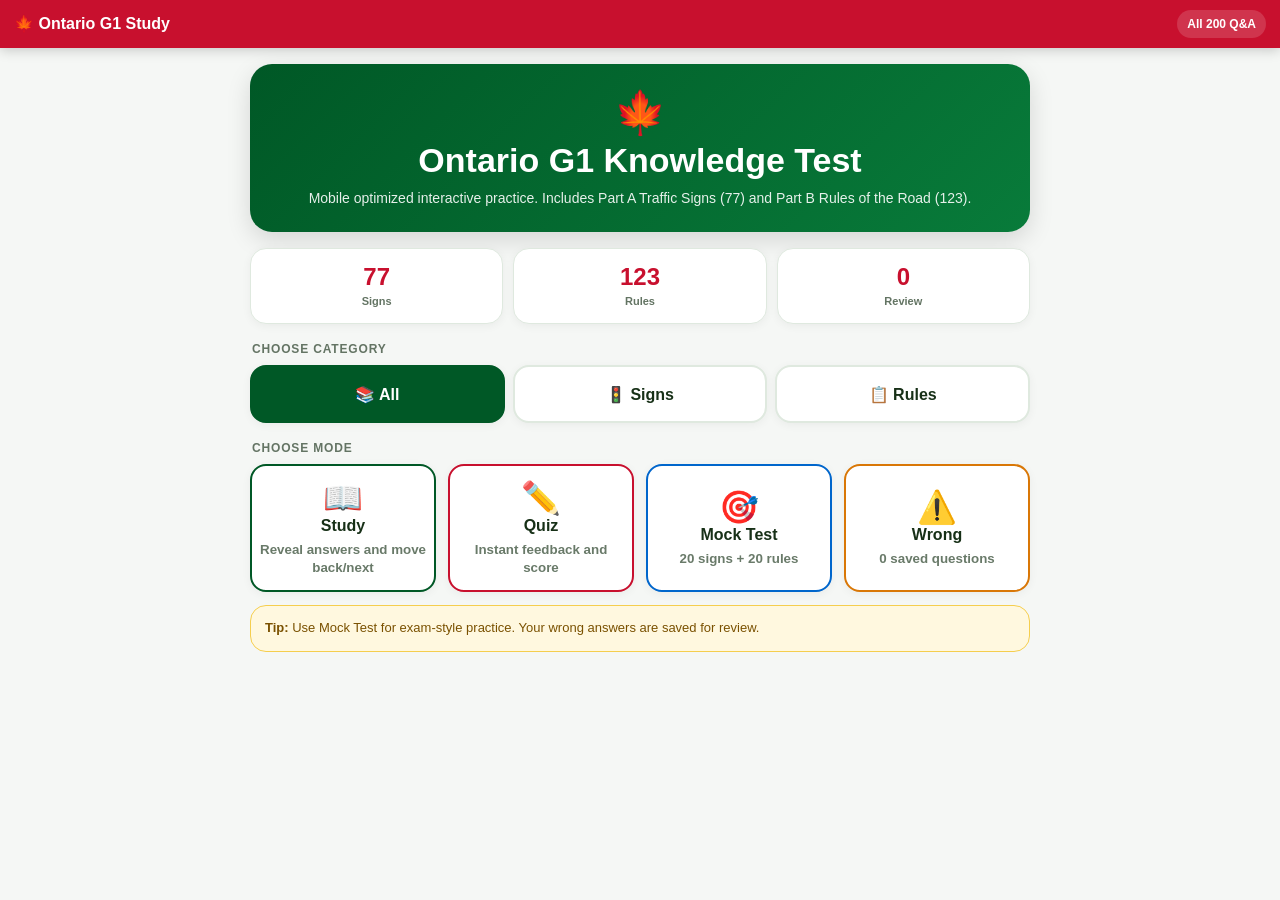
<file: index.html>
<!DOCTYPE html>
<html lang="en">
<head>
<meta charset="UTF-8" />
<meta name="viewport" content="width=device-width,initial-scale=1,viewport-fit=cover" />
<meta name="theme-color" content="#c8102e" />
<meta name="apple-mobile-web-app-capable" content="yes" />
<title>Ontario G1 Study App — PDF-Corrected Signs</title>
<style>
*{box-sizing:border-box;-webkit-tap-highlight-color:transparent}html,body{margin:0;min-height:100%;font-family:-apple-system,BlinkMacSystemFont,"Segoe UI",Roboto,Arial,sans-serif;background:#f5f7f5;color:#142414}button,input{font:inherit}.app{min-height:100dvh}.topbar{position:sticky;top:0;z-index:10;background:#c8102e;color:#fff;padding:calc(10px + env(safe-area-inset-top)) 14px 10px;box-shadow:0 2px 12px #0003}.topline{display:flex;align-items:center;gap:10px}.back{border:0;background:#ffffff22;color:#fff;border-radius:12px;min-width:42px;height:42px;font-size:24px;font-weight:800}.title{font-weight:800;line-height:1.1;flex:1}.scorepill{background:#ffffff26;border-radius:999px;padding:7px 10px;font-size:12px;font-weight:800;white-space:nowrap}.progress{height:5px;background:#ffffff33;margin:10px -14px -10px}.bar{height:5px;background:#ffd700;width:0;transition:.25s}.page{padding:16px 14px calc(90px + env(safe-area-inset-bottom));max-width:820px;margin:auto}.hero{background:linear-gradient(135deg,#005826,#087b3a);color:#fff;border-radius:22px;padding:24px 18px;text-align:center;box-shadow:0 8px 24px #0002}.hero h1{margin:4px 0 8px;font-size:clamp(22px,6vw,34px)}.hero p{margin:0;opacity:.9;font-size:14px;line-height:1.45}.stats{display:grid;grid-template-columns:repeat(3,1fr);gap:10px;margin:16px 0}.stat{background:#fff;border:1px solid #dfe9df;border-radius:16px;text-align:center;padding:14px 6px;box-shadow:0 2px 10px #0000000d}.stat b{display:block;color:#c8102e;font-size:24px}.stat span{font-size:11px;color:#637463;font-weight:700}.label{margin:18px 2px 9px;color:#647464;text-transform:uppercase;font-size:12px;font-weight:900;letter-spacing:.07em}.seg{display:grid;grid-template-columns:repeat(3,1fr);gap:8px}.seg button,.mode{border:2px solid #dfe9df;background:#fff;border-radius:16px;padding:13px 8px;min-height:58px;font-weight:800;color:#173017;box-shadow:0 2px 10px #0000000d}.seg button.active{background:#005826;color:#fff;border-color:#005826}.modes{display:grid;grid-template-columns:1fr 1fr;gap:12px}.mode{min-height:126px;text-align:center}.mode .ico{font-size:32px}.mode small{display:block;color:#697a69;font-weight:600;line-height:1.35;margin-top:6px}.mode.primary{border-color:#005826}.mode.red{border-color:#c8102e}.mode.blue{border-color:#0066cc}.mode.amber{border-color:#d97706}.tip{background:#fff8df;border:1px solid #f5ce4e;border-radius:16px;padding:13px 14px;font-size:13px;line-height:1.45;color:#7a5100}.qmeta{display:flex;gap:8px;align-items:center;justify-content:space-between;margin:12px 0;color:#5f705f;font-size:12px;font-weight:800}.pagejump{display:flex;flex-wrap:wrap;gap:6px;align-items:center;justify-content:center;background:#fff;border:1px solid #dfe9df;border-radius:16px;padding:10px;margin-bottom:12px;box-shadow:0 2px 10px #0000000d}.pagejump button{border:2px solid #dfe9df;background:#f8faf8;border-radius:11px;padding:8px 10px;font-weight:800;color:#173017;font-size:12px;min-height:36px}.pagejump button.go{background:#005826;border-color:#005826;color:#fff}.pagejump button:disabled{opacity:.4}.pagejump input{width:54px;text-align:center;border:2px solid #dfe9df;border-radius:11px;padding:8px 4px;font-weight:800;min-height:36px;color:#142414;background:#fff}.pagejump span{font-size:12px;font-weight:800;color:#5f705f;white-space:nowrap}.badge{background:#005826;color:#fff;border-radius:99px;padding:6px 10px;white-space:nowrap}.card{background:#fff;border:1px solid #dfe9df;border-radius:22px;box-shadow:0 5px 18px #00000012;overflow:hidden}.signbox{background:linear-gradient(135deg,#eef8ee,#e5f1e5);padding:18px;display:flex;flex-direction:column;align-items:center;gap:8px;border-bottom:1px solid #dfe9df}.sign{display:flex;align-items:center;justify-content:center;font-size:28px;font-weight:900}.dy,.do{width:76px;height:76px;border:3px solid #333;transform:rotate(45deg)}.dy{background:#ffd700}.do{background:#ff8c00}.dy span,.do span{transform:rotate(-45deg)}.cr,.cg{width:80px;height:80px;border-radius:50%;background:#fff;border:5px solid #d00}.cg{border-color:#063}.stop{width:82px;height:82px;background:#c8102e;color:#fff;font-size:15px;clip-path:polygon(30% 0,70% 0,100% 30%,100% 70%,70% 100%,30% 100%,0 70%,0 30%)}.yield{width:0;height:0;border-left:43px solid transparent;border-right:43px solid transparent;border-top:76px solid #c8102e;position:relative}.yield:after{content:"⬆";position:absolute;left:-15px;top:-64px;color:#fff;font-size:26px;transform:rotate(180deg)}.rg,.rb,.rw,.rb-bk,.rg-bk{width:88px;min-height:56px;border-radius:7px;padding:5px;text-align:center;font-size:12px}.rg,.rg-bk{background:#063;color:#fff}.rb{background:#06c;color:#fff}.rw,.rb-bk{background:#fff;color:#222;border:3px solid #222}.smv{width:0;height:0;border-left:42px solid transparent;border-right:42px solid transparent;border-top:72px solid #ff8c00}.shield{width:66px;height:78px;background:#06c;color:#fff;clip-path:polygon(0 0,100% 0,100% 70%,50% 100%,0 70%)}.car{width:90px;height:56px;background:#eee;border:2px solid #999;border-radius:8px}.hazard{width:18px;height:82px;background:repeating-linear-gradient(45deg,#ffd700 0,#ffd700 10px,#333 10px,#333 20px);border:2px solid #333}.photo{width:88px;height:60px;background:#ffeb3b;border:3px solid #f57f17;border-radius:8px;flex-direction:column}.signimg{width:100%;max-width:min(92vw,400px);max-height:min(52vh,360px);object-fit:contain;display:block;border-radius:10px;background:#fff;box-shadow:0 2px 10px #00000018;border:1px solid #eef2ee}.signbox.pdf{padding:16px 12px}.desc{font-size:11px;color:#586858;text-align:center;max-width:300px;line-height:1.35}.qbody{padding:16px}.qnum{font-size:12px;color:#718171;font-weight:900;margin-bottom:7px}.qtext{font-size:clamp(17px,4.3vw,21px);font-weight:850;line-height:1.42;margin-bottom:14px}.opts{display:grid;gap:10px}.opt{display:flex;gap:11px;text-align:left;border:2px solid #dfe9df;background:#f8faf8;border-radius:15px;padding:14px;min-height:56px;line-height:1.35;color:#142414}.opt:disabled{opacity:1}.letter{width:25px;height:25px;border-radius:50%;display:inline-flex;align-items:center;justify-content:center;background:#e6eee6;color:#536453;font-weight:900;flex:0 0 25px}.opt.selected{border-color:#c8102e;background:#fff1f3}.opt.correct{border-color:#22c55e;background:#eefdf3}.opt.wrong{border-color:#ef4444;background:#fff1f1}.opt.correct .letter{background:#22c55e;color:white}.opt.wrong .letter{background:#ef4444;color:white}.feedback{margin:12px 0 0;border-radius:14px;padding:12px 14px;font-weight:800;line-height:1.35}.feedback.good{background:#dcfce7;color:#166534}.feedback.bad{background:#fee2e2;color:#991b1b}.answerbox{display:none;margin-top:13px;background:#eefdf3;border:2px solid #22c55e;border-radius:15px;padding:14px}.answerbox.show{display:block}.answerbox b{color:#12813d}.bottomnav{position:fixed;left:0;right:0;bottom:0;z-index:11;background:#ffffffef;backdrop-filter:blur(8px);border-top:1px solid #dfe9df;padding:10px 14px calc(10px + env(safe-area-inset-bottom));display:grid;grid-template-columns:1fr 1fr;gap:10px}.bottomnav button{border:0;border-radius:15px;min-height:54px;font-weight:900}.prev{background:#eef2ee;color:#233423}.next{background:#c8102e;color:#fff}.next.green{background:#005826}.bottomnav button:disabled{background:#d5ddd5;color:#8c9a8c}.results{text-align:center}.scorebig{font-size:64px;font-weight:950;color:#005826}.review{display:grid;gap:10px;text-align:left}.reviewitem{background:#fff;border:1px solid #fecaca;border-left:5px solid #ef4444;border-radius:14px;padding:12px;font-size:13px}.actions{display:grid;gap:10px;margin-top:16px}.actions button{border:0;border-radius:15px;min-height:54px;font-weight:900;background:#c8102e;color:#fff}.actions .outline{background:#fff;color:#c8102e;border:2px solid #c8102e}.toast{position:fixed;left:50%;bottom:86px;transform:translateX(-50%);background:#222;color:#fff;border-radius:999px;padding:10px 18px;font-size:13px;font-weight:800;opacity:0;pointer-events:none;transition:.25s;z-index:99}.toast.show{opacity:1}@media(min-width:700px){.modes{grid-template-columns:repeat(4,1fr)}.bottomnav{max-width:820px;left:50%;transform:translateX(-50%);border:1px solid #dfe9df;border-bottom:0;border-radius:20px 20px 0 0}.page{padding-inline:20px}.card{border-radius:26px}}@media(max-width:360px){.seg button{font-size:13px;padding:10px 4px}.mode{min-height:114px}.qbody{padding:13px}.opt{padding:12px;font-size:14px}.scorepill{display:none}}
</style>
</head>
<body><div id="app" class="app"></div><div id="toast" class="toast"></div>
<script>
const SIGN_IMAGES = ["[data-uri]","[data-uri]","[data-uri]","[data-uri]","[data-uri]","[data-uri]","[data-uri]","[data-uri]","[data-uri]","[data-uri]","[data-uri]","[data-uri]","[data-uri]","[data-uri]","[data-uri]","[data-uri]","[data-uri]","[data-uri]","[data-uri]","[data-uri]","[data-uri]","[data-uri]","[data-uri]","[data-uri]","[data-uri]","[data-uri]","[data-uri]","[data-uri]","[data-uri]","[data-uri]","[data-uri]","[data-uri]","[data-uri]","[data-uri]","[data-uri]","[data-uri]","[data-uri]","[data-uri]","[data-uri]","[data-uri]","[data-uri]","[data-uri]","[data-uri]","[data-uri]","[data-uri]","[data-uri]","[data-uri]","[data-uri]","[data-uri]","[data-uri]","[data-uri]","[data-uri]","[data-uri]","[data-uri]","[data-uri]","[data-uri]","[data-uri]","[data-uri]","[data-uri]","[data-uri]","[data-uri]","[data-uri]","[data-uri]","[data-uri]","[data-uri]","[data-uri]","[data-uri]","[data-uri]","[data-uri]","[data-uri]","[data-uri]","[data-uri]","[data-uri]","[data-uri]","[data-uri]","[data-uri]","[data-uri]"];
const PA = [
[1,'↩','cr','White circle, red border — crossed-out U-turn arrow','What does this sign mean?',['Road slippery when wet','No right turn permitted','No left turn permitted',"You must not make a 'U' turn"],4],
[2,'⟿','dy','Yellow diamond — winding/curving road ahead','What does this sign mean?',['Hidden intersection ahead','Winding road','Road slippery when wet','Narrow road ahead'],2],
[3,'🛑⬅➡','cr','Red circle with left and right arrows — facing traffic must stop','What does this sign mean?',['No entry into the intersection','This sign means no stopping','Vehicles approaching from angle shown, must stop','Need not stop for stop signs in direction of arrows'],2],
[4,'🚦','dy','Yellow diamond — traffic light symbol','What does this sign mean?',['Traffic signal ahead','Stop sign 150 metres (500 feet) ahead','Bump 120 metres (400 feet) ahead','Railway crossing ahead'],1],
[5,'🚗💨','dy','Yellow diamond — car sliding/skidding on wet road','What does this sign mean?',['Winding road ahead','Bumpy road ahead','Road ahead slippery when wet','No passing ahead'],3],
[6,'🚸','shield','Blue pentagon/shield — children walking','What does this sign mean?',['Playground zone sign','Children playing in residential area','School zone sign','Direction sign for children'],3],
[7,'⇒⇐','dy','Yellow diamond — two parallel lines narrowing (road narrows)','What does this sign mean?',['Divided highway ahead','You are approaching a one-way street','Hidden intersection ahead','Pavement narrows'],4],
[8,'✚','dy','Yellow diamond — plus/cross symbol (intersection)','What does this sign mean?',['Narrow road ahead','Hidden intersection ahead','Railway crossing ahead','Intersection ahead'],4],
[9,'⇌','dy','Yellow diamond — two arrows diverging (divided road ends)','What does this sign mean?',['Divided highway ahead','Divided road ends, keep to the right','Narrow bridge ahead','Road under construction'],2],
[10,'🚫🚗','cr','White circle, red border — two cars (no passing)','What does this sign mean?',['Right lane ends','Hidden intersection ahead','You are approaching a steep hill','Passing is not allowed'],4],
[11,'↱','dy','Yellow diamond — S-curve arrow (right then left)','What does this sign mean?',['Narrow road ahead','Road ahead turns left then right','Road ahead turns right then left','Intersection ahead'],3],
[12,'🛑','dy','Yellow diamond — stop sign symbol inside diamond','What does this sign mean?',['Stop sign ahead','Yield right-of-way','Dead end street ahead','Slow moving vehicle ahead'],1],
[13,'⭕','cg','Green circle outline (permissive)','A green circle means:',['Truck route','No trucks','Route for large trucks','Permissive sign'],4],
[14,'⊘','cr','Red circle — Do Not Enter (white horizontal bar)','What does this sign mean?',['Keep to right','Keep to left','Keep out (Do not enter)','Do not pass'],3],
[15,'👷','do','Orange diamond — construction worker with shovel','What does this sign mean?',["Construction sign—slow down obey flagman's direction",'A construction sign replacing flagman on duty','Regulatory sign—reduce speed','This sign warns of road work operation ahead'],4],
[16,'🚦📷','rw','White rectangle — traffic light with red light and camera below','What does this sign mean?',['Policemen at intersection','You will get a ticket if you do not obey traffic signal','Stop for red light at intersection','Red light camera at intersection'],4],
[17,'🦌','dy','Yellow diamond — jumping deer','What does this sign mean?',['Deer regularly cross, be alert for animals','Zoo ahead','No honking at animals','Deers are welcome'],1],
[18,'🚛','dy','Yellow diamond — truck entering road from right','What does this sign mean?',['Truck entrance on the right side ahead','No truck allows','Slow down for truck','Truck route'],1],
[19,'🚫↱','cr','White circle, red border — no right turn symbol + ON RED text','What does this sign mean?',['No right turn','Divided highway ends','Narrow bridge ahead','No right turn on red'],4],
[20,'↔','rb-bk','Black sign — two-way left turn arrows pointing in opposite directions','What does this sign mean?',['You may exit if you remain in right hand lane','You must not drive in right hand lane under any circumstances','End of highway, you must move into right hand lane','Two-way left turn lane'],4],
[21,'📋','rw','White rectangle — KEEP RIGHT EXCEPT TO PASS text sign','What does this sign mean?',['X-intersection for school vehicles','School crosswalk sign','Caution—school bus crossing','Regulatory sign'],4],
[22,'▽','yield','Red inverted triangle — Yield sign (point down)','What does this sign mean?',['School area ahead','Railway crossing ahead','You must give the right-of-way','You have the right-of-way'],3],
[23,'STOP','stop','Red octagon — STOP sign','What does this sign mean?',['Stop sign 150 meters (500 feet) ahead','Bump 120 meters (400 feet) ahead','Stop at all times','Stop only if other vehicles are approaching'],3],
[24,'🚫←','cr','White circle, red border — no left turn arrow crossed out','What does this sign mean?',['You must make a right turn only','You must not make a left turn','Hidden intersection ahead','You are approaching a traffic island'],2],
[25,'🚲','rg','Green rectangle — bicycle route symbol','What does this sign mean?',['No Bicycles allowed','Do not drive through','Bicycle route','No parking'],3],
[26,'🛷','rg','Green rectangle — snowmobile symbol','What does this sign mean?',['Snowmobiles may not use this road','Snowmobile parking only','Snowmobiles may use this road','Snowmobile repair shop ahead'],3],
[27,'🅿','rw','White rectangle — P parking sign with 30 min, 9AM-6PM Mon-Fri time limits','What does this sign mean?',['You may park in the designated area during the posted times','You may not park between the signs during the posted times','No parking','Weekend parking only'],1],
[28,'🚫🚲','cr','White circle, red border — crossed-out bicycle (no bicycles)','What does this sign mean?',['Bicycles are allowed on this road','No bicycles allowed on this road','No parking','No stopping'],2],
[29,'📋','rw','White rectangle with checkerboard pattern — DO NOT BLOCK INTERSECTION text','What does this sign mean?',['Care for pedestrian','Watch for traffic signal','Do not block intersection','Do not slow down'],3],
[30,'💎🚌','rb-bk','White sign — HOV lane: diamond, bus, bicycle symbols with times (7AM-9AM, 4PM-6PM Mon-Fri)','What does this sign mean?',['This lane is reserved for specific types of vehicles during certain times and days such as buses, taxis, bicycles and vehicles with more than three passengers','No buses allowed on the specified lane during times and days posted','No stopping during the times and days posted','Do not enter between the times and days posted'],1],
[31,'⇒⇐','dy','Yellow diamond — narrow bridge symbol (two lines close together)','What does this sign mean?',['Intersection ahead','Narrow bridge ahead','Paved surface ends ahead','The road ahead is split'],2],
[32,'↱','rb-bk','Black rectangle — curved arrow (keep right of traffic island)','What does this sign mean?',['Keep to the right of the traffic island','Road turns right then left','Winding road ahead','Pass other traffic on the right'],1],
[33,'🗺️','rg-bk','Green/black destination sign board — BARRIE / ORILLIA / MIDLAND with arrows','What does this sign mean?',['Destination board','School zone—watch for Children playing','Provincial park','Pedestrian control sign'],1],
[34,'▲','smv','Orange/yellow slow-moving vehicle triangle (reflective)','What does this sign mean?',['Stop sign ahead','Yield right-of-way','Dead end street ahead','Slow moving vehicle'],4],
[35,'🚫⬆','cr','White circle, red border — no straight-through upward arrow','What does this sign mean?',['Going straight is allowed','No right turn','No left turn','Do not drive straight through the intersection'],4],
[36,'🅿♿','rb-bk','White rectangle — No Parking, wheelchair symbol, BY PERMIT ONLY (handicap parking)','What does this sign mean?',['Parking is only for vehicles displaying a valid disabled person parking permit','No parking','No standing','Parking is not allowed for a disable person with a permit'],1],
[37,'🚫🚶','cr','White circle, red border — crossed-out walking person (no pedestrians)','What does this sign mean?',['No bicycles','No pedestrians allowed','No children allowed','Dogs only'],2],
[38,'📋','rb-bk','Sign — NO STANDING, wheelchair symbol, BY PERMIT ONLY','What does this sign mean?',['Only for picking up and dropping off passengers if you have a disabled persons permit','Standing area for disabled persons only','No parking','Parking is permitted'],1],
[39,'🚫','rw','White/red sign — NO STANDING with left and right arrows','What does this sign mean?',['School area','Bumpy road','Do not stand or stop in this area','No bicycles allowed on this road'],3],
[40,'🚲⬇','rb-bk','Black/white rectangle — diamond + bicycle + down arrow (bicycle-only lane)','What does this sign mean?',['This lane is for buses only','This lane is for trucks only','This lane is not for bicycles','This lane is for bicycles only'],4],
[41,'⬆↱','rb-bk','Black/white rectangle — two arrows up (keep right lane, climbing lane)','What does this sign mean?',['Keep to the right lane except when passing (for climbing lanes)','Keep right if you want to park','No U-turns','For right turns'],1],
[42,'⬆⬉','dy','Yellow diamond — upward arrow with branch/fork off to side','What does this sign mean?',['No left turns','Merging traffic ahead','Road branching off ahead','Hidden intersection'],3],
[43,'⬆H','dy','Yellow diamond with arrow + yellow rectangular HIDDEN sign below','What does this sign mean?',['No U-turns','No left turns','Right turn ahead','The side-road at the intersection ahead does not have a clear view of traffic'],4],
[44,'⊘','cr','Large red circle with no symbol inside (general prohibition)','A red circle means:',['Do not enter roadway','Do not enter unless local traffic','A traffic circle ahead','Prohibited sign'],4],
[45,'⬆⬆','dy','Yellow diamond — two arrows merging from both sides equally','What does this sign mean?',['Merge with traffic, two roads are equally responsible','Hidden intersection','No U-turns','No left turns'],1],
[46,'🏗','dy','Yellow diamond — rough road/grid pattern (paved surface ends)','What does this sign mean?',['Paved surface ends ahead','Watch for falling rocks','School zone sign','Do not block intersection'],1],
[47,'🚲','dy','Yellow diamond — bicycle crossing symbol (bike with arrow)','What does this sign mean?',['Bicycles are not allowed','Bicycle crossing ahead','No parking','No left turns'],2],
[48,'⛰🪨','dy','Yellow diamond — steep slope with falling rocks (hill warning)','What does this sign mean?',['Safety check ahead','Warns of a steep hill ahead','Pavement ends, 500 feet ahead','Bumpy road ahead'],2],
[49,'⇨','dy','Yellow diamond — right lane ending (arrow merging left)','What does this sign mean?',['Right lane ends','Hidden intersection ahead','You are approaching a steep hill','No parking'],1],
[50,'◆◆','dy','Yellow/black checkerboard diamond — danger/sharp turn','What does this sign mean?',['Winding road ahead','Keep to left','Danger, road ends','Danger, sharp turn'],4],
[51,'🚂','dy','Yellow diamond — railway crossing tracks symbol (crossbuck)','What does this sign mean?',['You are approaching a four-way intersection','You are approaching a railroad crossing','You are approaching a hospital zone','You are approaching a pedestrian crosswalk'],2],
[52,'50↑','rw','White rectangle — ↑50 (speed limit 50 km/h ahead)','What does this sign mean?',['Maximum speed of 50 km (30 miles) per hour from this sign to the next sign','Speed limit for rural school zones','End of 50 km (30 miles) per hour zone','Maximum speed of 50 km (30 miles) per hour ahead'],4],
[53,'🚗👇','car','Car diagram — driver with left arm pointing DOWNWARD','What does this hand signal mean?',['I am turning left','I am slowing or stopping','I am turning right','You may pass me'],2],
[54,'〰','dy','Yellow diamond — bumps/humps on road (uneven pavement)','What does this sign mean?',['Factory ahead, slow down','Bumpy or uneven pavement ahead','Construction zone','Bridge or viaduct'],2],
[55,'🚗👆','car','Car diagram — driver with left arm pointing UPWARD (bent at elbow)','What does this hand signal mean?',['I am turning right','I am turning left','I am slowing or stopping','You may pass me'],1],
[56,'📋','rg','Green/white sign — RIGHT LANE MUST EXIT','What does this sign mean?',['You may exit if you remain in right hand lane','You must not drive in right hand lane under any circumstances','End of highway, you must move into right hand lane','You must exit if you remain in right hand lane'],4],
[57,'⇕⇕','dy','Yellow diamond — two sets of arrows pointing up/down (share road)','What does this sign mean?',['Drive with caution','Share the road with oncoming traffic','Slippery when wet','No standing'],2],
[58,'🪨⬇','dy','Yellow diamond — rocks falling down steep slope','What does this sign mean?',['No trucks allowed','Warns of a steep hill ahead','Passing is not allowed','Watch for falling rocks'],4],
[59,'💧🌊','dy','Yellow diamond — water waves over road (flood zone)','What does this sign mean?',['Fire hall','Do not enter','There may be water flowing over the road','Constructions zone'],3],
[60,'🚌🚸','dy','Yellow diamond — school bus with children crossing below','What does this sign mean?',['A hidden school bus stop ahead, slow down, drive with extra caution, watch for children and school buses with flashing red lights','Hidden intersection','School zone','School with play ground'],1],
[61,'3.9m','rw','White rectangle — 3.9m measurement with truck clearance arrow','What does this sign mean?',['Bumpy road ahead','Sign shows the maximum truck clearance height','School zone ahead','Watch for falling rocks'],2],
[62,'🛷','dy','Yellow diamond — snowmobile crossing road symbol','What does this sign mean?',['Snowmobile repair shop ahead','Snowmobile parking','Snowmobiles cross this road','Snowmobiles not allowed'],3],
[63,'📋','rb-bk','White rectangle — NO PASSING HERE TO CROSSING text sign','What does this sign mean?',['Do not pass any vehicles within 30 metres of a pedestrian crossing','School zone','Uneven pavement ahead','Construction zone'],1],
[64,'🚸👮','rb','Blue rectangle — school crossing guard with children','What does this sign mean?',['Watch for disabled persons','Passing is not allowed','Wheel chair crossing','A school crossing ahead, follow the directions of the crossing guard or school safety patroller'],4],
[65,'🚌🛑','photo','School bus with arm extended and red lights flashing (STOP sign visible)','What does this situation mean?',['When a school bus arm swings out with red lights flashing, you must stop and you are prohibited from passing','Construction sign','School zone','Stop sign ahead'],1],
[66,'📋','rb','Blue/white — school zone MAXIMUM 40 km/h WHEN FLASHING sign','What does this sign mean?',['It is a warning sign','During school hours when the yellow lights are flashing, follow the speed limit shown','Watch for cross guard only','Watch for children only'],2],
[67,'💎2+🚌','rb-bk','White sign — HOV diamond, 2+ symbol, bus icon (highway HOV lane sign)','What does this sign mean?',['Highway with two express lanes','The two lanes ahead are closed','Two or more passengers must be in the vehicle to use this lane on the highway','Two lanes will merge into one'],3],
[68,'◤','hazard','Yellow and black diagonal-stripe hazard marker post (chevron)','What does this sign mean?',['Hazard, the downward line indicates the side on which you may safely pass','Hazard, the downward line indicates the side on which you may not safely pass','Shopping ahead','Rest area ahead'],1],
[69,'♿','rb','Blue rectangle — large wheelchair/disability symbol','What does this sign mean?',['Winding road ahead','By wheel-chair only or disabled person parking (handicap)','No parking','No standing'],2],
[70,'⇊⇊','dy','Yellow diamond — two arrows diverging outward (divided highway begins)','What does this sign mean?',['Two separate roads by median ahead, keep to the right','Divided highway ends','Narrow bridge ahead','Road under construction'],1],
[71,'↱','rb-bk','Black rectangle — right-curve lane arrow (right turn only)','What does this sign mean?',['Lane usage sign permitting all turns including left','No parking from arrows to corner','Advance warning of danger','Lane usage sign meaning right turn only'],4],
[72,'🚗👉','car','Car diagram — driver with left arm pointing STRAIGHT OUT horizontally','What does this hand signal mean?',['I am turning right','I am turning left','I am slowing or stopping','I am stopping'],2],
[73,'N','rb','Black N on white/green — Ontario new driver sign','What does this sign mean?',['Keep distance away','New born baby on broad','New driver','New car'],3],
[74,'H','rb','Blue square with white H — Hospital sign','What does this sign mean?',['Housing','Hospital','Horse racing','Hills'],2],
[75,'✈','rg','Green rectangle — airplane symbol (airport)','What does this sign mean?',['Air show ahead','Air plane landing','Route to Airport','None of the above'],3],
[76,'📋','rw','White circle sign — NO IDLING 3 MIN IDLE LIMIT (no idling symbol)','What does this sign mean?',['No smoking','Not more than 3 minutes idling','Idling is permitted','No stopping more than 3 minutes'],2],
[77,'🌉','dy','Yellow diamond — bridge lifting/swinging with waves below (drawbridge)','What does this sign mean?',['The bridge ahead lifts or swings to allow boats to pass','Airport','Hotel','Narrow road ahead'],1],
];
const PB = [
['In Ontario, there is a seat belt law',['Yes','No','Only when driving on an open highway','Only when driving within a municipality'],1],
['If someone is tailgating you, what should you do?',['Move into another lane when it is safe to do so','Slow down slightly to increase the space in front of your car','Pull over to let the tailgater pass','All of the above'],4],
['Failing to stop for a school bus that is unloading passengers will',['Result in a one year jail sentence','Cost you 6 demerit points and a fine of up to $1000','Get you a warning and a fine of $100','Result in retaking your road test'],2],
['When a car is stopped to allow a pedestrian to cross the street at a marked crosswalk, you should',['Pass the stopped car on the left','Sound horn for the driver of the stopped car to drive on','Pass the stopped car to the right','Not pass any car stopped to allow a pedestrian to cross'],4],
['When driving in heavy fog, you should use',['Parking lights','Low beam headlights','Parking lights and high beam headlights','High beam headlights'],2],
['Never change lanes in traffic without',['Giving proper signal and looking to make sure the move can be made safely','Decreasing speed and giving the correct signal','Looking into the rear view mirror only','Blowing your horn and looking to the rear'],1],
['What documents may a police officer require a motor vehicle owner to produce?',['If the motor vehicle is insured—a liability insurance card','The motor vehicle ownership','If he is operating a motor vehicle—a valid driver\'s licence','Any of the above'],4],
['Every accident must be reported to the police where there is personal injury or when the damage exceeds',['$100','$150','$1500','$1000'],4],
['When lights are required, drivers must use lower beam headlights when following another vehicle',['Within 30 m (100 ft.)','Within 60 m (200 ft.)','Within 120 m (400 ft.)','This only applies when approaching another vehicle'],2],
['While travelling on a highway, the driver of a motor vehicle is not permitted to carry, in a house or boat trailer',['Firearms','Flammable material','Persons (Passenger)','Pets'],3],
['When on streets designed for two-way traffic, you hear the siren of an emergency vehicle, what does the law require you to do?',['Speed up and get out of the way','Signal the driver to pass','Pull to the right as far as possible and stop','Continue at the same speed'],3],
['Which of the following has the right-of-way over all others at an intersection when the signal light is green?',['Pedestrians crossing against the light','Pedestrians crossing with the light','Vehicles turning right','Vehicles turning left'],2],
['To what penalties is a driver liable who is convicted of driving while disqualified?',['A fine of $500 or imprisonment for six months or both','Impoundment of the motor vehicle being operated for three months','An additional 6-month period of suspension of driving privilege','Any or all of the above'],4],
['When the traffic signal-light facing you is red and you intend to go straight through the intersection, what must you do?',['Stop, give pedestrians the right-of-way, then proceed with caution','Stop, proceed when the way is clear','Slow down, proceed when the way is clear','Stop, proceed only when the signal turns green and when the way is clear'],4],
['If you are involved in a reportable accident how soon must you make a report to your nearest provincial or municipal police officer?',['At once','Within 24 hours','Within 48 hours','Within 72 hours'],1],
['If a traffic signal changes while a pedestrian is still in the street, which of the following has the right-of-way?',['Motorists making turns','The pedestrian','Motorists coming from his right','Motorists coming from his left'],2],
['Unless otherwise posted, the maximum speed limit allowed in cities, town, villages and built-up area is',['30 km/h (20 m.p.h.)','50 km/h (30 m.p.h.)','40 km/h (25 m.p.h.)','60 km/h (35 m.p.h.)'],2],
['At an intersection where there is a flashing amber (yellow) traffic light, you must',['Stop if making a right turn','Continue at the same speed','Stop if making a left turn','Slow down and proceed with caution'],4],
['Under what circumstances may a driver\'s licence be cancelled?',['For failure to attend a re-examination','For possession of an altered driver\'s licence','For failure to satisfactorily complete a driver re-examination','Any or all of the above'],4],
['As a level one (G1) driver, you must be accompanied by a class G or higher licensed driver, who has the following driving experience more than',['Three years','Four years','Eight years','Six years'],2],
['As a level two (G2) driver your alcohol level must not be over',['0.08%','0.05%','0.02%','0.00%'],4],
['Overdriving your headlights at night is dangerous because',['You are driving too fast','Your headlights are too bright','You cannot stop within the distance that you can see','It is not good for the car battery'],3],
['If you want to pass a motorcycle, you should',['Honk your horn before you pass','Turn on your high-beam lights before you pass','Pass just as you would with another car','Use half of their lane to pass'],3],
['If you are a teenage driver aged 19 or under and in the first six months of receiving your G2 licence. How many passengers are you allowed to carry between midnight and 5:00 a.m.?',['3 passengers aged 19 or under','No passengers aged 19 or under','1 passenger aged 19 or under (no restrictions for passengers the age of 20 and over)','2 passengers aged 19 or under'],3],
['If you are a teenage driver with your G2 licence for 6 months and until you obtain your full G licence or turn 20, how many passengers are you allowed to carry between midnight and 5 a.m.?',['3 passengers aged 19 or under (no restrictions for passengers the age of 20 and over)','No passengers aged 19 or under','1 passenger aged 19 or under','2 passengers aged 19 or under'],1],
['A "No Parking" sign at a certain location means',['You may stop here if the driver remains in the vehicle','You may park your vehicle for less than five minutes','You may stop temporarily to load or unload passengers','You may not park your vehicle here'],4],
['In what position on the roadway must you be before making a left turn from a one-way traffic street?',['Close to the right-hand side of the roadway','Close to the centre line of the roadway','Close to the left side of the roadway','Does not matter'],3],
['When lights are required, drivers are required to use low beam headlights?',['Within 1 km (0.6 mile) of the approach of another vehicle','Within 150 m (500 ft.) of the approach of another vehicle','Within 300 m (1000 ft.) of the approach of another vehicle','This is a safety practice, not a law'],2],
['What insurance protection does the owner get who pays the uninsured motor vehicle fee?',['$10,000 insurance coverage','$20,000 insurance coverage','$35,000 insurance coverage','No insurance protection whatever'],4],
['When approaching a railway crossing at which an electrical or mechanical signal device is warning of the approach of a train you must',['Stop not less than 1.5 m (5 ft.) from the nearest rail','Increase speed and cross tracks as quickly as possible','Stop not less than 5 m (15 ft.) from the nearest rail','Slow down and proceed with caution'],3],
['Upon approaching a Yield-sign, what does the law require you to do?',['Slow down, stop if necessary, and yield right-of-way','Stop, then enter traffic slowly','Stop, then enter traffic quickly','Speed up and force your way into traffic'],1],
['When does the law require lights on vehicles to be turned on?',['Between sunset and sunrise','Between dusk and dawn and at any other time you cannot see clearly for a distance of 150 m (500 ft.)','Between half an hour before sunset to half an hour after sunrise and at any other time you cannot see clearly for a distance of 150 m (500 ft.)','No specified time'],3],
['A person whose driver\'s licence is under suspension, may',['Operate a motor vehicle in a case of extreme emergency','Operate a motor vehicle to and from work','Operate a motor vehicle when accompanied by a licensed driver','Not operate a motor vehicle under any conditions'],4],
['If the signal light changes from green to amber as you approach an intersection, what should you do?',['Stop. If a stop cannot be made safely proceed with caution','Speed up to clear the intersection as quickly as possible','Continue through the intersection without slowing or stopping','Sound horn to warn pedestrians and other drivers that you do not intend to stop'],1],
['When a streetcar is stopped to take on or discharge passengers, where there is no safety zone, what does the law require you to do before passing the streetcar?',['Stop behind the rear of the streetcar and then proceed','Sound horn and pass with caution','Pass on the left side when the clear is clear','Stop 2 m (6 ft.) behind the rearmost door where passengers are getting on or off, and proceed only when it is safe to do so'],4],
['On a roadway where traffic is moving in both directions, in what position must you be before making a left turn?',['Close to the right-hand side of the roadway','Close to the left side of the roadway','Immediately to the right of the centre line of the roadway','Does not matter'],3],
['Upon approaching a stop sign, a driver must',['Slow down, sound horn and then proceed','Slow down, and if the way is clear, proceed','Stop, sound horn, then proceed','Stop, and when it is safe to do so, proceed'],4],
['You should under all condition drive at a speed which will allow you to',['Stop within 90 metres (300 feet)','Stop within 60 metres (200 feet)','Stop within a safe distance','Stop within 150 metres (500 feet)'],3],
['The Ministry of Transportation and Communications may suspend a licence after a 9 Demerit Point interview',['If a driver fails to give satisfactory reasons why their licence should not be suspended','If a driver does not have at least 5 years driving experience','If the licence is not needed for business reasons','The Ministry is not permitted to suspend a licence before the 15-point level is reached'],1],
['A "School Bus", with red signal lights flashing, is stopped on a highway that has no median strip. What does the law require you to do when meeting or overtaking the bus?',['Does not matter provided you sound horn','Stop until the bus proceeds or the signal lights are no longer flashing','Wait for approaching vehicles to pass','Reduce speed and pass with care'],2],
['Which of the following penalties can the court impose on a person convicted of driving 50 km/h (30 m.p.h.) or more over the speed limit?',['Suspension of licence for 6 months','Suspension of licence for 30 days','Impoundment of motor vehicle for 6 months','Imprisonment of person for 6 months'],2],
['Before moving your car from a parked position, you should',['Check other traffic, signal and pull from the curb quickly','Honk your horn and pull from the curb slowly','Check other traffic, signal and pull from the curb when it is safe to do so','Signal and pull from the curb'],3],
['Should your right wheels drop off the roadway, what is the best way to get back on the roadway?',['Steer hard to the left','Apply brakes and steer hard to the left','Take foot off gas pedal, turn back when vehicle has slowed','Apply brakes to reduce speed'],3],
['When 15 or more Demerit Points have accumulated on a record, the driver\'s licence is suspended',['Automatically, and for 30 days from receipt of licence','At the discretion of the Ministry','Only if the licence is NOT used for business purposes','For 3 months'],1],
['When the driver of another vehicle is about to overtake and pass your vehicle you must',['Move to the right and allow such vehicle to pass','Speed up so that passing is not necessary','Signal the other driver not to pass','Move to the left to prevent passing'],1],
['When descending a steep hill a good safe-driving practice is to',['Gear down and allow the engine to assist in braking','Turn off the ignition','Place the gear shift in neutral','Disengage the clutch and coast'],1],
['A driver may be required to attend an interview and re-examination of his driving ability',['When 9 demerit points have been accumulated','When 3 demerit points have been accumulated','When 6 demerit points have been accumulated','When 15 demerit points have been accumulated'],1],
['When may you lend your driver\'s licence?',['Never','To another person who is learning to drive','For identification purposes only','In emergencies'],1],
['When a red signal light with a green arrow is shown at an intersection it means',['Stop and wait for the green light before making a turn in the direction of the arrow','Proceed with caution in the direction of the arrow, yielding right-of-way to pedestrians and other traffic','Stop and then proceed','The green arrow is a signal for pedestrians only'],2],
['Are drivers responsible for their passengers buckling up?',['Only if passengers are over sixteen years of age','Only if passengers are from five years of age up to sixteen','Only if the passengers are in the front seat','Only if passengers are over eighteen years of age'],2],
['When it is safe to do so, passing other vehicles on the right side',['Is permitted on any street or highway','Is permitted providing it is possible to do so by driving on the shoulder of the road','Is not permitted under any circumstances','Is permitted when the street or highway has two or more lanes for traffic in the direction you are travelling'],4],
['When a right turn against a red signal light is permitted, what does the law require you to do before entering the intersection and making the turn?',['Slow down, proceed with caution','Stop, then edge into traffic','Stop, signal, make the turn so as not to interfere with other traffic, including pedestrians','Slow down, signal and turn'],3],
['A flashing green light at an intersection, where turns to the left and right are permitted, means',['You may turn to the left if the way is clear','You may turn to the right if the way is clear','You may proceed straight through if the way is clear','You may do any of the above'],4],
['Under which of the following conditions is it dangerous and unlawful to make a "U" turn?',['Upon a curve or on a hill where there is a clear view of less than 150 m (500 ft.) in either direction','On a railway crossing or within 30 m (100 ft.) of a railway crossing','Within 150 m (500 ft.) of a bridge, viaduct or tunnel if driver\'s view is obstructed','Under all of the above conditions'],4],
['If you are involved in an accident in which someone is injured you must',['Report the accident at once to the nearest provincial or municipal police officer','Report the accident within 48 hours to the nearest provincial or municipal police officer','Report the accident to your insurance company only','Report the accident to the Ministry of Transportation and Communications only'],1],
['How soon after a licensed driver changes his/her name or address is he/she required to notify the Ministry of Transportation and Communications?',['Within 6 days','Within 15 days','Within 30 days','At any time prior to renewal of licence'],1],
['A flashing red signal light at an intersection means',['Slow down and drive with increased caution','Slow down and if necessary yield right-of-way to cars approaching from the left or right','Signal light is out of order, proceed with caution','Stop. Proceed only when it is safe to do so'],4],
['When entering a freeway you should',['Stop on acceleration lane, wait for an opening, then enter the freeway rapidly','Accelerate quickly to freeway speed and merge with freeway traffic','Slow down, and then enter freeway at a sharp angle','Drive slowly and be prepared to stop for freeway traffic'],2],
['A flashing blue light mounted on a motor vehicle indicates',['A motor vehicle carrying explosives','Snow removal equipment','An ambulance','A police emergency vehicle'],2],
['When a truck becomes disabled on the highway, where the speed limit is in excess of 60 km/h flares or reflectors must be placed approximately what distance ahead of and to the rear of the disabled vehicle?',['15 m (50 ft.)','30 m (100 ft.)','60 m (200 ft.)','90 m (300 ft.)'],2],
['When selling a motor vehicle to another person, you, the seller, should',['Notify the Ministry of the change of ownership within six days of date of sale','Go with the buyer to a vehicle licence issuing office to carry out the change of ownership','If selling the vehicle without a Safety Standards Certificate, you must return the vehicle licence plates and motor vehicle permit to a vehicle licence issuing office and obtain an Unfit Vehicle Permit in the buyer\'s name','All of the above'],4],
['At 15 Demerit points, your licence is suspended, after 30 days, the number of points on the driver\'s record is',['Reduce to 7 points','Reduce to 0 points','Reduce to 5 points','None of the above'],1],
['When approaching an intersection where a traffic signal light is red and a policeman motions you to go through, you should',['Wait for the light to turn green','Obey the policeman\'s signal and go through at once','Call the policeman\'s attention to the red light','Stop to make sure he wants you to go through'],2],
['Except when passing, what distance must be maintained between commercial vehicles travelling in the same direction on the highway outside a city, town or village?',['30 m (100 ft.)','60 m (200 ft.)','120 m (400 ft.)','150 m (500 ft.)'],2],
['At what level of alcohol in the blood can you be convicted of being an impaired driver?',['0.03%','0.05%','0.08%','1.0%'],3],
['If you are convicted of drinking and driving, you will lose your driver\'s licence on the first offence for',['1 month','3 months','6 months','1 year'],4],
['Unless otherwise posted, the maximum speed limit on the highway outside of a city, town, village or built-up area is',['100 kilometres (60 miles) an hour','80 kilometres (50 miles) an hour','60 kilometres (40 miles) an hour','50 kilometres (30 miles) an hour'],2],
['If you are driving and suddenly one of your tires blows out, you should',['Concentrate on steering','Take your foot off the gas pedal to slow down','Bring the vehicle to a stop off the road','All of the above'],4],
['When a streetcar is stopped to pick up or discharge passengers and there is a safety island, what does the law require you to do?',['Pass with caution','Stop at least 2 metres behind the safety island','Sound horn and pass with caution','Pass on the left side of the streetcar'],1],
['When getting out of your car on a busy street you should open your door',['After making the proper signals','When you turn on your four-way flashers','When you are sure that it can be done safely','It does not matter'],3],
['When exiting an expressway you should',['Give yourself plenty of time to move over to the lane closest to the exit','Slow down smoothly to the posted speed limit or to the prevailing speed on the exit ramp','Signal and maintain your speed until you are off the ramp','All of the above'],4],
['If two drivers enter an intersection from opposite directions at the same time, one going straight while the other is turning left, which vehicle has the right-of-way?',['The one turning left','The one going straight','Both have the right-of-way','Both cars should stop first and then proceed'],2],
['You should reduce your speed below the posted speed limits for which of the following reasons',['Bad weather conditions','When approaching and crossing an intersection','In rush hour with stop and go traffic conditions','All of the above'],4],
['When approaching a sign that reads "merging traffic" you must',['Stop your vehicle before proceeding','Let the cars behind you go first','Honk your horn first before proceeding','Adjust your speed and position to avoid a collision with other vehicles'],4],
['Drivers who have vision restrictions noted on their driver\'s licence must always wear glasses or contact lenses when',['Watching movies','Driving','Reading','Sleeping'],2],
['If you are involved in an accident that was due to your use of a cellular phone while driving',['Your insurance will increase','You will be charged with careless driving and lose 6 demerit points','Your licence will be suspended for one year','You will have to take your road test again'],2],
['Why is it necessary to look over your shoulder when changing lanes?',['It is a good exercise for your neck','There will always be a blind spot in your mirrors, no matter how you adjust them','To see who is driving','All of the above'],2],
['If your brakes fail',['Pump the brake pedal','Apply the parking brake gently but firmly','Keep your hand on the release button (of the parking brake)','All of the above'],4],
['The police have the right to stop any driver they suspect is impaired. If you refuse to take a breathalyzer test, your licence will be suspended immediately for',['30 days','1 year','60 days','90 days'],4],
['If you are driving and your cellular phone rings, what should you do?',['Pick up the phone quickly and talk briefly while driving','Let your voice mail service take the call and check your messages when you are parked','Answer the phone if there are no police around','Turn-it-off, it is illegal to talk on the cellular while driving'],2],
['Snow tires are good for',['Summer driving','All season driving','Winter driving','Spring and fall only'],3],
['Level one drivers (G1) must keep their blood alcohol level at zero percent and be accompanied by a class G driver with a blood alcohol level of less than',['0.00%','0.05%','0.08%','0.03%'],2],
['You must report an accident to the police under what condition?',['There is less than $600 damage','The damage is over $1000','If someone has been hurt or killed','2 and 3 are correct'],4],
['As a level one or level two driver you will have your licence suspended if you collect 9 or more demerit points during a two year period. 60 days after suspension your record will be reduced to',['6 points','4 points','Zero','2 points'],2],
['Under the Highway Traffic Act, if you are convicted of driving while your licence is suspended, assuming it is your first offence, you will',['Receive a fine of $500','Be fined between $1000 to $5000','Be sentenced to six months in jail','All of the above'],2],
['At night when you meet another vehicle with blinding bright lights, the safest thing to do is',['Open and shut your eyes rapidly','Look at the headlights of the approaching vehicle','Turn your lights on high beam','Look slightly to the right hand side'],4],
['When two cars reach an uncontrolled intersection at approximately the same time the right-of-way should be given to',['The one approaching from the left','The one approaching from the right','Neither one','The one moving faster'],2],
['In what lane of traffic should you drive when you intend to make a right-hand turn?',['Close to the left side of the roadway','Close to the right-hand side of the roadway','Close to the centre line of the roadway','Does not matter'],2],
['When you are deciding whether or not to make a U turn, your first consideration should be to check',['Traffic regulations','Presence of trees, fire hydrants, or poles near the curb','Turning radius of your car','Height of curb'],1],
['What is the only effective way to remove alcohol from your body?',['Drinking strong coffee','Allow your body time to get rid of the alcohol','Taking a cold shower','Drinking more wine'],2],
['If you miss an expressway exit, what should you do?',['Stop on the shoulder and check your map','If there are no cars, you may back up','Go straight and exit at the next exit','Make a U-turn'],3],
['If you are involved in an accident and another person is injured you should',['Keep talking to the injured person','Move the injured person away from the vehicle immediately','Do not move the injured person unnecessarily, keep the injured person warm and administer first aid if possible','Don\'t talk to the injured person'],3],
['Before leaving your car parked on a downgrade, you should',['Leave your front wheels parallel to the curb','Turn your front wheels to the left and set your parking brake','Set your parking brake only','Turn your front wheels to the right and set your parking brake'],4],
['It is more dangerous to drive at the maximum speed limit at night than during day-time because',['Some drivers unlawfully drive with parking lights only','You cannot see as far ahead at night','The roadway are more apt to be slippery at night','Your reaction time is slower at night'],2],
['The broken centre line on a roadway means you may',['Never pass','Pass if the way is clear','Pass at any time','Pass only during daylight hours'],2],
['How close to a fire hydrant may you legally park?',['3 metres (10 ft.)','4.5 metres (15 ft.)','1.5 metres (5 ft.)','6 metres (20 ft.)'],1],
['Except when you intend to overtake and pass another vehicle or when you intend to make a left turn, you should',['Drive in the centre of the roadway','Always keep well to the right','Drive on the shoulder of the highway','Always keep well to the left'],2],
['Parking lights may be used',['At any time','For Parking only','When driving in heavy fog','When driving on well lighted street'],2],
['A solid centre line on the roadway is on your side of a broken centre line. What does the solid centre line mean?',['It is unsafe to overtake and pass','Pass only when no traffic is in sight','It is safe to overtake and pass','Pass at any time'],1],
['The best way to stop quickly on a wet or icy roadway is to',['Pump the brake until you come to a stop','Keep foot off brake and let compression stop you','Slam on brake and try to prevent vehicle from skidding','Apply brakes the same way you always do'],1],
['If you lose control of your vehicle and it goes off the road, you should',['Grip the steering wheel firmly','Take your foot off the gas pedal to slow down and avoid heavy braking','When the vehicle is under control steer back to the road','All of the above'],4],
['Under the Criminal Code, if you are caught driving while your licence is suspended, your vehicle will be impounded for?',['1 year','6 months','45 days','30 days'],3],
['When taking any medication, you should',['Have someone follow you home','Drive even slower','Consult your doctor about the effects before driving','Drink lots of water'],3],
['What should you do if your vehicle becomes disabled on the highway?',['Park with all your four wheels off the travelled highway, if possible','Stop where you are','Stop in the right lane','Stop in the left lane'],1],
['A defensive driver will',['Drive faster in the rain','Play music loudly','Consider what other drivers might do and is always prepared','Talk on the cell phone while driving'],3],
['Which of the following hand-and-arm signals is correct for slowing or stopping?',['Arm out and up','Arm straight out the window','Arm out and down','Circle motion'],3],
['You are required to keep a safe distance behind the vehicle in front of you at 50 kilometres (30 miles) an hour. You should keep at least',['Seven car lengths behind the other vehicle','Three car lengths behind the other vehicle','One car length behind the other vehicle','Five car lengths behind the other vehicle'],2],
['When driving a motor vehicle on the highway at night, you should use low beam headlights (dim lights) when',['Approaching an intersection','Meeting or following another vehicle','Another driver dims his lights','Blinded by the headlights of an approaching vehicle'],2],
['What must a driver do before entering a highway from a private road or driveway?',['Sound horn and proceed with caution','Enter or cross the highway as quickly as possible','Give hand signal then take right-of-way','Yield right-of-way to all vehicles approaching on the highway'],4],
['Demerit points lost will remain on your driver\'s record for a period of _____ from the date of offence.',['One year','Two years','Three years','Five years'],2],
['As a level one or level two driver, if you collect nine or more points during a two-year period, your licence will be suspended for',['60 days','30 days','1 year','15 days'],1],
['Highway 407 is',['The longest highway in Ontario','Is a new highway','Is an express toll route (pay toll highway)','An expressway to the USA'],3],
['To get your vehicle out of a skid, you should first',['Steer in the opposite direction of the skid','Steer straight ahead','Apply brake hard','Steer in the direction of the skid'],4],
['Most automobile skids are the result of',['Under-inflated tires','Over-inflated tires','Snow or ice on the road','Driving too fast'],4],
['Roadways are most slippery',['During a heavy downpour','After it has been raining for awhile','The first rain after a dry spell','In construction zones'],3],
['If you become very tired while driving you should',['Stop and rest','Drink coffee','Drive faster to your destination','Open your windows to allow fresh air in the car'],1],
['Hydroplaning occurs during heavy rain when a vehicle\'s tires ride up above the water on the roadway. To help prevent hydroplaning you should',['Ensure that your tires on your vehicle have good tread depth','Ensure that the tires on the vehicle are inflated to the proper tire pressure','Reduce vehicle speed when driving in the rain','All of the above'],4],
['The two-second rule is used to determine',['How fast they can react to obstacles','How fast they are travelling','How much gas you will save','If they are following at a safe distance'],4],
['When approaching a construction area, drivers should',['Honk the horn a few times to let the workers know you are approaching','Watch for children','Slow down and yield the right-of-way','Speed up to get out of the area quicker'],3],
['When are broken white lines (dashes) used on streets and highways?',['On a two way street','When it is a no stopping zone','When passing is permitted','On a one way street or highway that has more than one lane of traffic moving in the same direction'],4],
['If you are approaching an intersection and the traffic lights are not working, you should',['Yield to the traffic to your right','Stop until no cars are passing and then go','Treat it as a four way stop sign','Slow down and proceed with caution'],3],
['When approaching an intersection and you notice the roadway beyond the intersection is blocked with traffic, you should',['Keep as close as possible to the car ahead','Proceed slowly into the intersection until the traffic ahead moves on','Stop before entering the intersection and wait until traffic ahead moves on','Sound horn to warn cars ahead to move on'],3],
['Level one and level two drivers must have a blood alcohol level of zero when driving. New drivers caught drinking and driving will be charged under the Criminal Code and will get how many days suspension?',['30 days','60 days','90 days','1 year'],1],
];
const letters=['A','B','C','D'];
const store={get(k,d){try{return JSON.parse(localStorage.getItem(k))??d}catch(e){return d}},set(k,v){try{localStorage.setItem(k,JSON.stringify(v))}catch(e){}}};
let state={screen:'home',cat:'all',mode:'quiz',questions:[],idx:0,answers:[],revealed:{},score:0};
function toast(m){const t=document.getElementById('toast');t.textContent=m;t.classList.add('show');setTimeout(()=>t.classList.remove('show'),2200)}
function qAnswer(item){return item.part==='A'?item.q[6]-1:item.q[2]-1}function qQuestion(item){return item.part==='A'?item.q[4]:item.q[0]}function qOptions(item){return item.part==='A'?item.q[5]:item.q[1]}function qId(item){return item.part+':'+item.idx}function allWrong(){return store.get('g1_wrong',[])}
function shuffle(a){a=[...a];for(let i=a.length-1;i>0;i--){const j=Math.floor(Math.random()*(i+1));[a[i],a[j]]=[a[j],a[i]]}return a}
function baseList(cat){let l=[];if(cat==='all'||cat==='A')PA.forEach((q,i)=>l.push({part:'A',idx:i,q}));if(cat==='all'||cat==='B')PB.forEach((q,i)=>l.push({part:'B',idx:i,q}));return l}
function buildList(mode){if(mode==='mock'){return shuffle([...shuffle(PA.map((q,i)=>({part:'A',idx:i,q}))).slice(0,20),...shuffle(PB.map((q,i)=>({part:'B',idx:i,q}))).slice(0,20)])}let l=baseList(state.cat);if(mode==='wrong'){const wr=allWrong();l=l.filter(x=>wr.some(w=>w.part===x.part&&w.idx===x.idx));if(!l.length){toast('No wrong answers yet');return null}}return mode==='study'?l:shuffle(l)}
function render(){state.screen==='home'?home():state.screen==='results'?results():quiz()}
function home(){const wr=allWrong().length;document.getElementById('app').innerHTML=`<div class="topbar"><div class="topline"><div class="title">🍁 Ontario G1 Study</div><div class="scorepill">All ${PA.length+PB.length} Q&A</div></div></div><main class="page"><section class="hero"><div style="font-size:42px">🍁</div><h1>Ontario G1 Knowledge Test</h1><p>Mobile optimized interactive practice. Includes Part A Traffic Signs (${PA.length}) and Part B Rules of the Road (${PB.length}).</p></section><div class="stats"><div class="stat"><b>${PA.length}</b><span>Signs</span></div><div class="stat"><b>${PB.length}</b><span>Rules</span></div><div class="stat"><b>${wr}</b><span>Review</span></div></div><div class="label">Choose category</div><div class="seg"><button class="${state.cat==='all'?'active':''}" onclick="setCat('all')">📚 All</button><button class="${state.cat==='A'?'active':''}" onclick="setCat('A')">🚦 Signs</button><button class="${state.cat==='B'?'active':''}" onclick="setCat('B')">📋 Rules</button></div><div class="label">Choose mode</div><div class="modes"><button class="mode primary" onclick="start('study')"><div class="ico">📖</div>Study<small>Reveal answers and move back/next</small></button><button class="mode red" onclick="start('quiz')"><div class="ico">✏️</div>Quiz<small>Instant feedback and score</small></button><button class="mode blue" onclick="start('mock')"><div class="ico">🎯</div>Mock Test<small>20 signs + 20 rules</small></button><button class="mode amber" onclick="start('wrong')"><div class="ico">⚠️</div>Wrong<small>${wr} saved questions</small></button></div><p class="tip"><b>Tip:</b> Use Mock Test for exam-style practice. Your wrong answers are saved for review.</p></main>`}
function setCat(c){state.cat=c;render()}function start(m){const qs=buildList(m);if(!qs)return;state={...state,screen:'quiz',mode:m,questions:qs,idx:0,answers:Array(qs.length).fill(null),revealed:{},score:0};render();scrollTo(0,0)}
function signHtml(item){if(item.part!=='A')return'';const desc=item.q[3];const img=SIGN_IMAGES[item.idx];return`<div class="signbox pdf"><img class="signimg" src="${img}" alt="Traffic sign for question ${item.idx+1}"><div class="desc">${desc}</div></div>`}
function quiz(){const item=state.questions[state.idx],total=state.questions.length,ans=qAnswer(item),chosen=state.answers[state.idx],rev=!!state.revealed[state.idx],opts=qOptions(item),isAnswered=chosen!==null&&chosen!==undefined,pct=Math.round(((state.idx+1)/total)*100);const pageJumpHtml=state.mode==='study'?`<div class="pagejump"><button onclick="jumpBy(-10)" ${state.idx<10?'disabled':''}>« 10</button><button onclick="gotoQuestion(1)" ${state.idx===0?'disabled':''}>First</button><input type="number" inputmode="numeric" id="pageInput" value="${state.idx+1}" min="1" max="${total}" onkeydown="if(event.key==='Enter'){gotoQuestion(this.value);this.blur()}"><span>of ${total}</span><button class="go" onclick="gotoQuestion(document.getElementById('pageInput').value)">Go</button><button onclick="gotoQuestion(${total})" ${state.idx===total-1?'disabled':''}>Last</button><button onclick="jumpBy(10)" ${state.idx>total-11?'disabled':''}>10 »</button></div>`:'';let optHtml=opts.map((o,i)=>{let cls='opt';if(isAnswered||rev){if(i===ans)cls+=' correct';else if(i===chosen)cls+=' wrong'}return`<button class="${cls}" onclick="choose(${i})" ${(isAnswered||rev)?'disabled':''}><span class="letter">${letters[i]}</span><span>${o}</span></button>`}).join('');let fb='';if(isAnswered&&state.mode!=='study')fb=chosen===ans?`<div class="feedback good">✅ Correct!</div>`:`<div class="feedback bad">❌ Wrong. Correct answer: ${letters[ans]}. ${opts[ans]}</div>`;let reveal=state.mode==='study'?`<div class="answerbox ${rev?'show':''}"><b>Answer ${letters[ans]}:</b> ${opts[ans]}</div>${!rev?'<button class="opt" style="justify-content:center;margin-top:12px;background:#005826;color:white;border-color:#005826;font-weight:900" onclick="showAnswer()">Show Answer</button>':''}`:'';document.getElementById('app').innerHTML=`<div class="topbar"><div class="topline"><button class="back" onclick="goHome()">‹</button><div class="title">${state.mode==='mock'?'Mock Test':state.mode==='study'?'Study Mode':state.mode==='wrong'?'Review Wrong':'Quiz Mode'}</div><div class="scorepill">${state.idx+1}/${total}</div></div><div class="progress"><div class="bar" style="width:${pct}%"></div></div></div><main class="page"><div class="qmeta"><span>Question ${state.idx+1} of ${total}</span><span class="badge">Part ${item.part}: ${item.part==='A'?'Signs':'Rules'}</span></div>${pageJumpHtml}<section class="card">${signHtml(item)}<div class="qbody"><div class="qnum">${item.part==='A'?'A'+item.q[0]:'B'+(item.idx+1)}</div><div class="qtext">${qQuestion(item)}</div><div class="opts">${optHtml}</div>${reveal}</div></section>${fb}</main><div class="bottomnav"><button class="prev" onclick="prevQ()" ${state.idx===0?'disabled':''}>← Previous</button><button class="next ${state.mode==='study'?'green':''}" onclick="nextQ()" ${(!canMoveNext())?'disabled':''}>${state.idx===total-1?'Finish':'Next →'}</button></div>`}
function canMoveNext(){if(state.mode==='study')return true;return state.answers[state.idx]!==null&&state.answers[state.idx]!==undefined}
function choose(i){if(state.mode==='study')return; if(state.answers[state.idx]!==null&&state.answers[state.idx]!==undefined)return;state.answers[state.idx]=i;render()}function showAnswer(){state.revealed[state.idx]=true;render()}function prevQ(){if(state.idx>0){state.idx--;render();scrollTo(0,0)}}function nextQ(){if(!canMoveNext())return;if(state.idx<state.questions.length-1){state.idx++;render();scrollTo(0,0);return}finish()}
function gotoQuestion(n){n=parseInt(n,10);if(isNaN(n))return;const total=state.questions.length;n=Math.max(1,Math.min(total,n));state.idx=n-1;render();scrollTo(0,0)}
function jumpBy(delta){gotoQuestion(state.idx+1+delta)}
function finish(){if(state.mode==='study'){goHome();return}let correct=0,wrong=[];state.questions.forEach((it,i)=>{const ok=state.answers[i]===qAnswer(it);if(ok)correct++;else wrong.push({part:it.part,idx:it.idx})});state.score=correct;let saved=allWrong();wrong.forEach(w=>{if(!saved.some(x=>x.part===w.part&&x.idx===w.idx))saved.push(w)});state.questions.forEach((it,i)=>{if(state.answers[i]===qAnswer(it)){const k=saved.findIndex(x=>x.part===it.part&&x.idx===it.idx);if(k>=0)saved.splice(k,1)}});store.set('g1_wrong',saved);state.screen='results';render();scrollTo(0,0)}
function results(){const total=state.questions.length,pct=Math.round(state.score/total*100),wrong=state.questions.map((it,i)=>({it,i,chosen:state.answers[i],ans:qAnswer(it)})).filter(x=>x.chosen!==x.ans);const items=wrong.slice(0,25).map(x=>{const opts=qOptions(x.it);return`<div class="reviewitem"><b>${qQuestion(x.it)}</b><br><span style="color:#991b1b">Your: ${x.chosen==null?'Not answered':letters[x.chosen]+' — '+opts[x.chosen]}</span><br><span style="color:#166534">Correct: ${letters[x.ans]} — ${opts[x.ans]}</span></div>`}).join('');document.getElementById('app').innerHTML=`<div class="topbar"><div class="topline"><button class="back" onclick="goHome()">‹</button><div class="title">Your Results</div></div></div><main class="page results"><div class="hero"><div class="scorebig">${state.score}</div><h1>${pct}%</h1><p>out of ${total} questions</p><p>${pct>=80?'🎉 Great job. Keep practicing.':'📚 Keep studying. Aim for 80% or higher.'}</p></div><div class="stats"><div class="stat"><b style="color:#22c55e">${state.score}</b><span>Correct</span></div><div class="stat"><b>${total-state.score}</b><span>Wrong</span></div><div class="stat"><b>${pct}%</b><span>Score</span></div></div>${wrong.length?`<div class="label">Wrong answers (${Math.min(wrong.length,25)} shown)</div><div class="review">${items}</div>`:`<p class="tip">🎉 Perfect score!</p>`}<div class="actions"><button onclick="start(state.mode)">Try Again</button><button class="outline" onclick="start('wrong')">Review Wrong Answers</button><button style="background:#005826" onclick="goHome()">Back to Home</button></div></main>`}
function goHome(){state.screen='home';state.idx=0;render();scrollTo(0,0)}
console.log(`Loaded ${PA.length+PB.length} questions: ${PA.length} signs + ${PB.length} rules`);render();
</script></body></html>
</file>
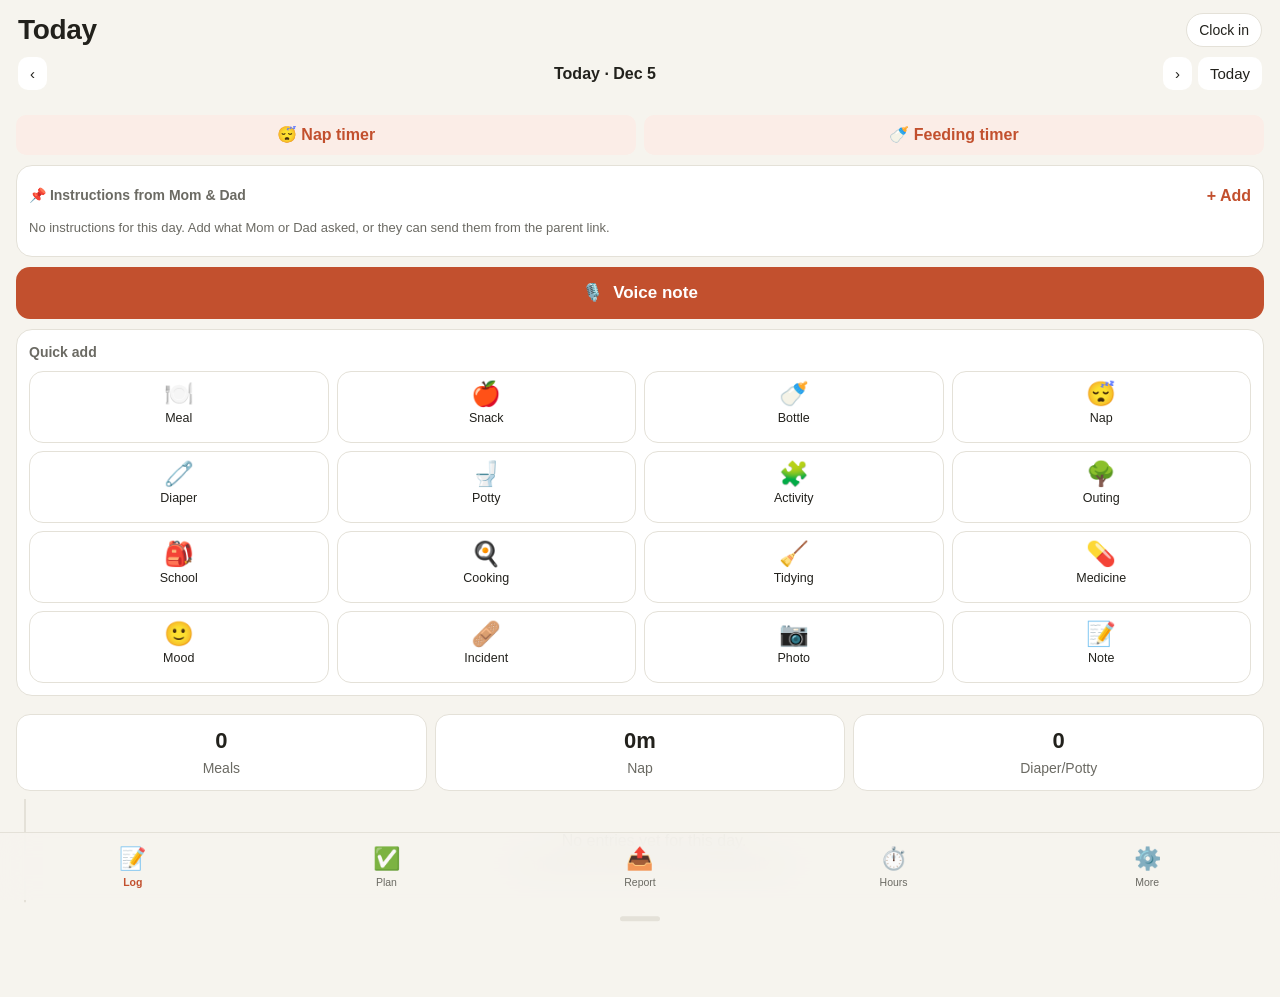
<file: nannylog/index.html>
<!DOCTYPE html>
<html lang="en">
<head>
<meta charset="utf-8">
<meta name="viewport" content="width=device-width, initial-scale=1, viewport-fit=cover">
<meta name="apple-mobile-web-app-capable" content="yes">
<meta name="mobile-web-app-capable" content="yes">
<meta name="apple-mobile-web-app-status-bar-style" content="default">
<meta name="apple-mobile-web-app-title" content="Nanny Log">
<meta name="theme-color" content="#F6F4EE" media="(prefers-color-scheme: light)">
<meta name="theme-color" content="#16150F" media="(prefers-color-scheme: dark)">
<link rel="manifest" href="manifest.json">
<link rel="apple-touch-icon" href="icons/icon-180.png">
<link rel="stylesheet" href="styles.css">
<title>Nanny Log</title>
</head>
<body>
<header id="hdr">
  <div class="hrow"><h1 id="title">Today</h1><button class="chip" id="clockBtn" aria-label="Clock in or out">Clock in</button></div>
  <div class="datebar" id="datebar">
    <button id="prevDay" aria-label="Previous day">‹</button>
    <div class="d" id="dateLbl"></div>
    <button id="nextDay" aria-label="Next day">›</button>
    <button id="todayBtn">Today</button>
  </div>
</header>

<main>
<!-- ============ LOG ============ -->
<section class="view on" id="v-log">
  <div id="dueBox"></div>
  <div id="timerBox"></div>
  <div id="instrBox"></div>
  <button class="big" id="voiceBtn"><span>🎙️</span> Voice note</button>
  <div class="card" style="padding:12px">
    <div class="sub" style="margin-bottom:8px;font-weight:600">Quick add</div>
    <div class="grid" id="quick"></div>
  </div>
  <div id="todayEvents"></div>
  <div class="row" id="childFilter" style="flex-wrap:wrap;gap:6px;margin:6px 0"></div>
  <div class="row" style="gap:8px;margin:8px 0">
    <div class="stat"><b id="sMeals">0</b><span class="sub">Meals</span></div>
    <div class="stat"><b id="sNap">0m</b><span class="sub">Nap</span></div>
    <div class="stat"><b id="sDiaper">0</b><span class="sub">Diaper/Potty</span></div>
  </div>
  <div class="tl" id="timeline"></div>
</section>

<!-- ============ PLAN ============ -->
<section class="view" id="v-plan">
  <div class="seg" id="planSeg">
    <button class="on" data-p="routines">Routines</button>
    <button data-p="events">Calendar</button>
    <button data-p="shop">Shopping</button>
  </div>
  <div id="p-routines"></div>
  <div id="p-events" style="display:none">
    <div class="card">
      <div class="hrow"><div class="sub" style="font-weight:600">Next 14 days</div><button class="link" id="addEvent">+ Add</button></div>
      <div id="eventList"></div>
    </div>
    <p class="hint">Tip: tap an event, then “Add to iPhone Calendar” to get a reminder alert even when the app is closed.</p>
  </div>
  <div id="p-shop" style="display:none">
    <div class="card">
      <div class="sub" style="font-weight:600">Running low? Tap to add</div>
      <div class="qchips" id="shopQuick"></div>
      <div class="row"><input type="text" id="shopInput" placeholder="Add item, e.g. size 4 diapers"><button class="sbtn" id="shopAdd">Add</button></div>
    </div>
    <div class="card"><div class="hrow"><div class="sub" style="font-weight:600">List</div><button class="link" id="shopClear">Clear done</button></div><div id="shopList"></div></div>
    <button class="big sec" id="shopShare">📤 Send list to parents</button>
  </div>
</section>

<!-- ============ REPORT ============ -->
<section class="view" id="v-report">
  <div class="card">
    <div class="sub" style="font-weight:600;margin-bottom:6px">Daily report for parents</div>
    <pre class="rep" id="repText"></pre>
    <div class="row" style="margin-top:12px">
      <button class="big" id="shareRep"><span>📤</span> Share</button>
      <button class="big sec" id="copyRep">Copy</button>
    </div>
  </div>
  <div class="card">
    <div class="sub" style="font-weight:600">Weekly PDF report</div>
    <p class="small">All days of the week for each child: food, naps, activities, medicine and incidents.</p>
    <div class="seg" id="repWeekSeg"><button class="on" data-w="0">This week</button><button data-w="-1">Last week</button></div>
    <button class="big" id="weekPdf">📄 Create weekly PDF</button>
  </div>
  <div class="card">
    <div class="sub" style="font-weight:600">Search all logs</div>
    <input type="text" id="searchBox" placeholder="e.g. fever, park, Maya" style="margin-top:8px">
    <div id="searchRes" class="list"></div>
  </div>
</section>

<!-- ============ HOURS ============ -->
<section class="view" id="v-hours">
  <div class="seg" id="hrsWeekSeg"><button class="on" data-w="0">This week</button><button data-w="-1">Last week</button></div>
  <div class="row" style="gap:8px">
    <div class="stat"><b id="hWeek">0.0</b><span class="sub">Hours</span></div>
    <div class="stat"><b id="hPay">$0</b><span class="sub">Est. gross pay</span></div>
  </div>
  <div class="note" id="otNote" style="display:none;margin-top:10px"></div>
  <button class="big" id="tsPdf" style="margin-top:10px">📄 Timesheet PDF for pay</button>
  <div class="card">
    <div class="hrow"><div class="sub" style="font-weight:600">Shifts</div><button class="link" id="addShift">+ Add shift</button></div>
    <div class="list" id="shiftList"></div>
  </div>
  <p class="hint">Week runs Sunday to Saturday. Ontario overtime generally starts after 44 hours in a week (1.5× pay). Estimates only, before tax.</p>
</section>

<!-- ============ MORE ============ -->
<section class="view" id="v-more">
  <div class="card emerg">
    <div class="sub" style="font-weight:600">Emergency</div>
    <a href="tel:911"><span>Emergency (police, ambulance, fire)</span><b>911</b></a>
    <a href="tel:18447647669"><span>Ontario Poison Centre</span><b>1-844-764-7669</b></a>
    <a href="tel:811"><span>Health811 (nurse advice)</span><b>811</b></a>
    <a id="parentCall" href="#"><span id="parentLbl">Parent</span><b id="parentNum">Add in settings</b></a>
    <div id="allergyBox" class="note" style="margin-top:10px;display:none"></div>
  </div>

  <div class="card">
    <div class="hrow"><div class="sub" style="font-weight:600">Share with parents (live view)</div><span class="sync" id="syncDot"><i></i><span id="syncTxt">off</span></span></div>
    <p class="small">Parents open a private link and see today's log, timers, shopping list and calendar update live.</p>
    <button class="big sec" id="openShare">Set up / get parent link</button>
  </div>

  <div class="card">
    <div class="hrow"><div class="sub" style="font-weight:600">Medicine permission forms</div><button class="link" id="addPerm">+ New</button></div>
    <div class="list" id="permList"></div>
  </div>

  <div class="card">
    <div class="sub" style="font-weight:600">Children</div>
    <div class="list" id="kidList"></div>
    <button class="link" id="addKid">+ Add child</button>
  </div>

  <div class="card">
    <div class="sub" style="font-weight:600">Settings</div>
    <label for="setName">Your name</label><input type="text" id="setName" placeholder="e.g. Nusrat">
    <label for="setParent">Parent name</label><input type="text" id="setParent" placeholder="e.g. Sarah">
    <label for="setPhone">Parent phone</label><input type="tel" id="setPhone" placeholder="e.g. 416 555 0123">
    <label for="setRate">Hourly rate ($)</label><input type="number" id="setRate" step="0.05" min="0" placeholder="17.95">
    <label for="setLang">Voice note language</label>
    <select id="setLang">
      <option value="en-CA">English (Canada)</option><option value="en-US">English (US)</option>
      <option value="bn-BD">Bangla (বাংলা)</option><option value="hi-IN">Hindi</option><option value="ur-PK">Urdu</option>
    </select>
    <label for="setAudio">Keep audio recording with voice notes</label>
    <select id="setAudio"><option value="1">Yes</option><option value="0">No, text only</option></select>
    <label for="setTr">Translate Bangla notes to English</label>
    <select id="setTr"><option value="1">Yes (uses MyMemory online translator)</option><option value="0">No</option></select>
  </div>

  <div class="card">
    <div class="sub" style="font-weight:600">Backup</div>
    <p class="hint" style="text-align:left">Your log is saved on this phone. Make a backup every week and keep it in Files or iCloud Drive.</p>
    <button class="big sec" id="exportJson">Download backup</button>
    <div style="height:8px"></div>
    <button class="big sec" id="exportCsv">Export log as spreadsheet (CSV)</button>
    <div style="height:8px"></div>
    <label class="big sec" for="importFile" style="margin:0;color:var(--accent);font-size:17px">Restore from backup</label>
    <input type="file" id="importFile" accept="application/json,.json" class="sr">
  </div>
  <p class="hint">Nanny Log v2.1</p>
</section>
</main>

<nav id="nav">
  <button class="on" data-v="log"><span class="ic">📝</span>Log</button>
  <button data-v="plan"><span class="ic">✅</span>Plan</button>
  <button data-v="report"><span class="ic">📤</span>Report</button>
  <button data-v="hours"><span class="ic">⏱️</span>Hours</button>
  <button data-v="more"><span class="ic">⚙️</span>More</button>
</nav>

<div class="sheet-bg" id="sheetBg"></div>
<div class="sheet" id="sheet" role="dialog" aria-modal="true"><div class="grab"></div><div id="sheetBody"></div></div>
<div class="toast" id="toast"></div>
<script src="vendor/jspdf.umd.min.js"></script>
<script src="app.js"></script>
</body>
</html>
</file>
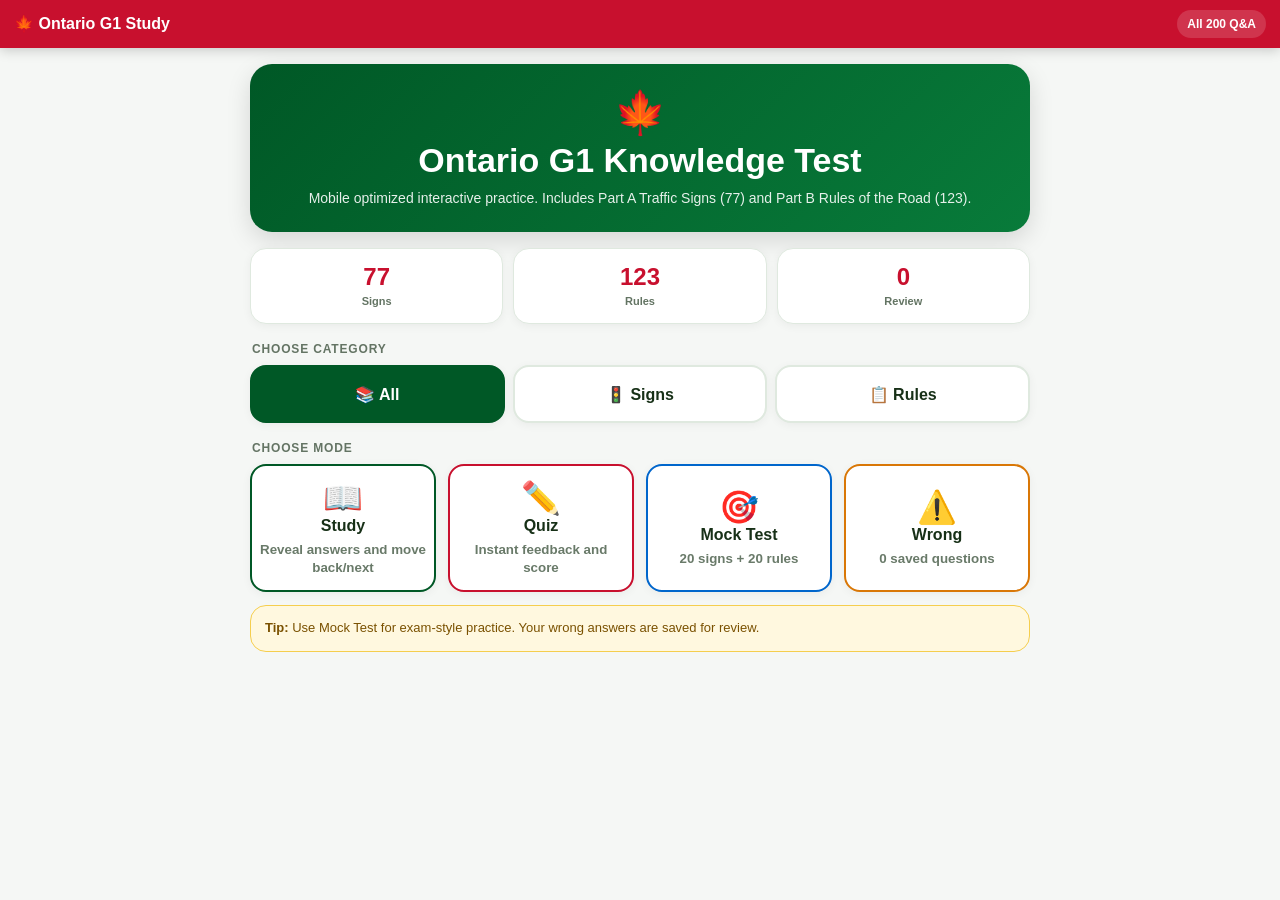
<file: ontario_g1_study_pdf_corrected_signs (1).html>
<!DOCTYPE html>
<html lang="en">
<head>
<meta charset="UTF-8" />
<meta name="viewport" content="width=device-width,initial-scale=1,viewport-fit=cover" />
<meta name="theme-color" content="#c8102e" />
<meta name="apple-mobile-web-app-capable" content="yes" />
<title>Ontario G1 Study App — PDF-Corrected Signs</title>
<style>
*{box-sizing:border-box;-webkit-tap-highlight-color:transparent}html,body{margin:0;min-height:100%;font-family:-apple-system,BlinkMacSystemFont,"Segoe UI",Roboto,Arial,sans-serif;background:#f5f7f5;color:#142414}button,input{font:inherit}.app{min-height:100dvh}.topbar{position:sticky;top:0;z-index:10;background:#c8102e;color:#fff;padding:calc(10px + env(safe-area-inset-top)) 14px 10px;box-shadow:0 2px 12px #0003}.topline{display:flex;align-items:center;gap:10px}.back{border:0;background:#ffffff22;color:#fff;border-radius:12px;min-width:42px;height:42px;font-size:24px;font-weight:800}.title{font-weight:800;line-height:1.1;flex:1}.scorepill{background:#ffffff26;border-radius:999px;padding:7px 10px;font-size:12px;font-weight:800;white-space:nowrap}.progress{height:5px;background:#ffffff33;margin:10px -14px -10px}.bar{height:5px;background:#ffd700;width:0;transition:.25s}.page{padding:16px 14px calc(90px + env(safe-area-inset-bottom));max-width:820px;margin:auto}.hero{background:linear-gradient(135deg,#005826,#087b3a);color:#fff;border-radius:22px;padding:24px 18px;text-align:center;box-shadow:0 8px 24px #0002}.hero h1{margin:4px 0 8px;font-size:clamp(22px,6vw,34px)}.hero p{margin:0;opacity:.9;font-size:14px;line-height:1.45}.stats{display:grid;grid-template-columns:repeat(3,1fr);gap:10px;margin:16px 0}.stat{background:#fff;border:1px solid #dfe9df;border-radius:16px;text-align:center;padding:14px 6px;box-shadow:0 2px 10px #0000000d}.stat b{display:block;color:#c8102e;font-size:24px}.stat span{font-size:11px;color:#637463;font-weight:700}.label{margin:18px 2px 9px;color:#647464;text-transform:uppercase;font-size:12px;font-weight:900;letter-spacing:.07em}.seg{display:grid;grid-template-columns:repeat(3,1fr);gap:8px}.seg button,.mode{border:2px solid #dfe9df;background:#fff;border-radius:16px;padding:13px 8px;min-height:58px;font-weight:800;color:#173017;box-shadow:0 2px 10px #0000000d}.seg button.active{background:#005826;color:#fff;border-color:#005826}.modes{display:grid;grid-template-columns:1fr 1fr;gap:12px}.mode{min-height:126px;text-align:center}.mode .ico{font-size:32px}.mode small{display:block;color:#697a69;font-weight:600;line-height:1.35;margin-top:6px}.mode.primary{border-color:#005826}.mode.red{border-color:#c8102e}.mode.blue{border-color:#0066cc}.mode.amber{border-color:#d97706}.tip{background:#fff8df;border:1px solid #f5ce4e;border-radius:16px;padding:13px 14px;font-size:13px;line-height:1.45;color:#7a5100}.qmeta{display:flex;gap:8px;align-items:center;justify-content:space-between;margin:12px 0;color:#5f705f;font-size:12px;font-weight:800}.pagejump{display:flex;flex-wrap:wrap;gap:6px;align-items:center;justify-content:center;background:#fff;border:1px solid #dfe9df;border-radius:16px;padding:10px;margin-bottom:12px;box-shadow:0 2px 10px #0000000d}.pagejump button{border:2px solid #dfe9df;background:#f8faf8;border-radius:11px;padding:8px 10px;font-weight:800;color:#173017;font-size:12px;min-height:36px}.pagejump button.go{background:#005826;border-color:#005826;color:#fff}.pagejump button:disabled{opacity:.4}.pagejump input{width:54px;text-align:center;border:2px solid #dfe9df;border-radius:11px;padding:8px 4px;font-weight:800;min-height:36px;color:#142414;background:#fff}.pagejump span{font-size:12px;font-weight:800;color:#5f705f;white-space:nowrap}.badge{background:#005826;color:#fff;border-radius:99px;padding:6px 10px;white-space:nowrap}.card{background:#fff;border:1px solid #dfe9df;border-radius:22px;box-shadow:0 5px 18px #00000012;overflow:hidden}.signbox{background:linear-gradient(135deg,#eef8ee,#e5f1e5);padding:18px;display:flex;flex-direction:column;align-items:center;gap:8px;border-bottom:1px solid #dfe9df}.sign{display:flex;align-items:center;justify-content:center;font-size:28px;font-weight:900}.dy,.do{width:76px;height:76px;border:3px solid #333;transform:rotate(45deg)}.dy{background:#ffd700}.do{background:#ff8c00}.dy span,.do span{transform:rotate(-45deg)}.cr,.cg{width:80px;height:80px;border-radius:50%;background:#fff;border:5px solid #d00}.cg{border-color:#063}.stop{width:82px;height:82px;background:#c8102e;color:#fff;font-size:15px;clip-path:polygon(30% 0,70% 0,100% 30%,100% 70%,70% 100%,30% 100%,0 70%,0 30%)}.yield{width:0;height:0;border-left:43px solid transparent;border-right:43px solid transparent;border-top:76px solid #c8102e;position:relative}.yield:after{content:"⬆";position:absolute;left:-15px;top:-64px;color:#fff;font-size:26px;transform:rotate(180deg)}.rg,.rb,.rw,.rb-bk,.rg-bk{width:88px;min-height:56px;border-radius:7px;padding:5px;text-align:center;font-size:12px}.rg,.rg-bk{background:#063;color:#fff}.rb{background:#06c;color:#fff}.rw,.rb-bk{background:#fff;color:#222;border:3px solid #222}.smv{width:0;height:0;border-left:42px solid transparent;border-right:42px solid transparent;border-top:72px solid #ff8c00}.shield{width:66px;height:78px;background:#06c;color:#fff;clip-path:polygon(0 0,100% 0,100% 70%,50% 100%,0 70%)}.car{width:90px;height:56px;background:#eee;border:2px solid #999;border-radius:8px}.hazard{width:18px;height:82px;background:repeating-linear-gradient(45deg,#ffd700 0,#ffd700 10px,#333 10px,#333 20px);border:2px solid #333}.photo{width:88px;height:60px;background:#ffeb3b;border:3px solid #f57f17;border-radius:8px;flex-direction:column}.signimg{max-width:min(76vw,260px);max-height:170px;object-fit:contain;display:block;border-radius:10px;background:#fff;box-shadow:0 2px 10px #00000018;border:1px solid #eef2ee}.signbox.pdf{padding:16px 12px}.desc{font-size:11px;color:#586858;text-align:center;max-width:300px;line-height:1.35}.qbody{padding:16px}.qnum{font-size:12px;color:#718171;font-weight:900;margin-bottom:7px}.qtext{font-size:clamp(17px,4.3vw,21px);font-weight:850;line-height:1.42;margin-bottom:14px}.opts{display:grid;gap:10px}.opt{display:flex;gap:11px;text-align:left;border:2px solid #dfe9df;background:#f8faf8;border-radius:15px;padding:14px;min-height:56px;line-height:1.35;color:#142414}.opt:disabled{opacity:1}.letter{width:25px;height:25px;border-radius:50%;display:inline-flex;align-items:center;justify-content:center;background:#e6eee6;color:#536453;font-weight:900;flex:0 0 25px}.opt.selected{border-color:#c8102e;background:#fff1f3}.opt.correct{border-color:#22c55e;background:#eefdf3}.opt.wrong{border-color:#ef4444;background:#fff1f1}.opt.correct .letter{background:#22c55e;color:white}.opt.wrong .letter{background:#ef4444;color:white}.feedback{margin:12px 0 0;border-radius:14px;padding:12px 14px;font-weight:800;line-height:1.35}.feedback.good{background:#dcfce7;color:#166534}.feedback.bad{background:#fee2e2;color:#991b1b}.answerbox{display:none;margin-top:13px;background:#eefdf3;border:2px solid #22c55e;border-radius:15px;padding:14px}.answerbox.show{display:block}.answerbox b{color:#12813d}.bottomnav{position:fixed;left:0;right:0;bottom:0;z-index:11;background:#ffffffef;backdrop-filter:blur(8px);border-top:1px solid #dfe9df;padding:10px 14px calc(10px + env(safe-area-inset-bottom));display:grid;grid-template-columns:1fr 1fr;gap:10px}.bottomnav button{border:0;border-radius:15px;min-height:54px;font-weight:900}.prev{background:#eef2ee;color:#233423}.next{background:#c8102e;color:#fff}.next.green{background:#005826}.bottomnav button:disabled{background:#d5ddd5;color:#8c9a8c}.results{text-align:center}.scorebig{font-size:64px;font-weight:950;color:#005826}.review{display:grid;gap:10px;text-align:left}.reviewitem{background:#fff;border:1px solid #fecaca;border-left:5px solid #ef4444;border-radius:14px;padding:12px;font-size:13px}.actions{display:grid;gap:10px;margin-top:16px}.actions button{border:0;border-radius:15px;min-height:54px;font-weight:900;background:#c8102e;color:#fff}.actions .outline{background:#fff;color:#c8102e;border:2px solid #c8102e}.toast{position:fixed;left:50%;bottom:86px;transform:translateX(-50%);background:#222;color:#fff;border-radius:999px;padding:10px 18px;font-size:13px;font-weight:800;opacity:0;pointer-events:none;transition:.25s;z-index:99}.toast.show{opacity:1}@media(min-width:700px){.modes{grid-template-columns:repeat(4,1fr)}.bottomnav{max-width:820px;left:50%;transform:translateX(-50%);border:1px solid #dfe9df;border-bottom:0;border-radius:20px 20px 0 0}.page{padding-inline:20px}.card{border-radius:26px}}@media(max-width:360px){.seg button{font-size:13px;padding:10px 4px}.mode{min-height:114px}.qbody{padding:13px}.opt{padding:12px;font-size:14px}.scorepill{display:none}}
</style>
</head>
<body><div id="app" class="app"></div><div id="toast" class="toast"></div>
<script>
const SIGN_IMAGES = ["[data-uri]","[data-uri]","[data-uri]","[data-uri]","[data-uri]","[data-uri]","[data-uri]","[data-uri]","[data-uri]","[data-uri]","[data-uri]","[data-uri]","[data-uri]","[data-uri]","[data-uri]","[data-uri]","[data-uri]","[data-uri]","[data-uri]","[data-uri]","[data-uri]","[data-uri]","[data-uri]","[data-uri]","[data-uri]","[data-uri]","[data-uri]","[data-uri]","[data-uri]","[data-uri]","[data-uri]","[data-uri]","[data-uri]","[data-uri]","[data-uri]","[data-uri]","[data-uri]","[data-uri]","[data-uri]","[data-uri]","[data-uri]","[data-uri]","[data-uri]","[data-uri]","[data-uri]","[data-uri]","[data-uri]","[data-uri]","[data-uri]","[data-uri]","[data-uri]","[data-uri]","[data-uri]","[data-uri]","[data-uri]","[data-uri]","[data-uri]","[data-uri]","[data-uri]","[data-uri]","[data-uri]","[data-uri]","[data-uri]","[data-uri]","[data-uri]","[data-uri]","[data-uri]","[data-uri]","[data-uri]","[data-uri]","[data-uri]","[data-uri]","[data-uri]","[data-uri]","[data-uri]","[data-uri]","[data-uri]"];
const PA = [
[1,'↩','cr','White circle, red border — crossed-out U-turn arrow','What does this sign mean?',['Road slippery when wet','No right turn permitted','No left turn permitted',"You must not make a 'U' turn"],4],
[2,'⟿','dy','Yellow diamond — winding/curving road ahead','What does this sign mean?',['Hidden intersection ahead','Winding road','Road slippery when wet','Narrow road ahead'],2],
[3,'🛑⬅➡','cr','Red circle with left and right arrows — facing traffic must stop','What does this sign mean?',['No entry into the intersection','This sign means no stopping','Vehicles approaching from angle shown, must stop','Need not stop for stop signs in direction of arrows'],2],
[4,'🚦','dy','Yellow diamond — traffic light symbol','What does this sign mean?',['Traffic signal ahead','Stop sign 150 metres (500 feet) ahead','Bump 120 metres (400 feet) ahead','Railway crossing ahead'],1],
[5,'🚗💨','dy','Yellow diamond — car sliding/skidding on wet road','What does this sign mean?',['Winding road ahead','Bumpy road ahead','Road ahead slippery when wet','No passing ahead'],3],
[6,'🚸','shield','Blue pentagon/shield — children walking','What does this sign mean?',['Playground zone sign','Children playing in residential area','School zone sign','Direction sign for children'],3],
[7,'⇒⇐','dy','Yellow diamond — two parallel lines narrowing (road narrows)','What does this sign mean?',['Divided highway ahead','You are approaching a one-way street','Hidden intersection ahead','Pavement narrows'],4],
[8,'✚','dy','Yellow diamond — plus/cross symbol (intersection)','What does this sign mean?',['Narrow road ahead','Hidden intersection ahead','Railway crossing ahead','Intersection ahead'],4],
[9,'⇌','dy','Yellow diamond — two arrows diverging (divided road ends)','What does this sign mean?',['Divided highway ahead','Divided road ends, keep to the right','Narrow bridge ahead','Road under construction'],2],
[10,'🚫🚗','cr','White circle, red border — two cars (no passing)','What does this sign mean?',['Right lane ends','Hidden intersection ahead','You are approaching a steep hill','Passing is not allowed'],4],
[11,'↱','dy','Yellow diamond — S-curve arrow (right then left)','What does this sign mean?',['Narrow road ahead','Road ahead turns left then right','Road ahead turns right then left','Intersection ahead'],3],
[12,'🛑','dy','Yellow diamond — stop sign symbol inside diamond','What does this sign mean?',['Stop sign ahead','Yield right-of-way','Dead end street ahead','Slow moving vehicle ahead'],1],
[13,'⭕','cg','Green circle outline (permissive)','A green circle means:',['Truck route','No trucks','Route for large trucks','Permissive sign'],4],
[14,'⊘','cr','Red circle — Do Not Enter (white horizontal bar)','What does this sign mean?',['Keep to right','Keep to left','Keep out (Do not enter)','Do not pass'],3],
[15,'👷','do','Orange diamond — construction worker with shovel','What does this sign mean?',["Construction sign—slow down obey flagman's direction",'A construction sign replacing flagman on duty','Regulatory sign—reduce speed','This sign warns of road work operation ahead'],4],
[16,'🚦📷','rw','White rectangle — traffic light with red light and camera below','What does this sign mean?',['Policemen at intersection','You will get a ticket if you do not obey traffic signal','Stop for red light at intersection','Red light camera at intersection'],4],
[17,'🦌','dy','Yellow diamond — jumping deer','What does this sign mean?',['Deer regularly cross, be alert for animals','Zoo ahead','No honking at animals','Deers are welcome'],1],
[18,'🚛','dy','Yellow diamond — truck entering road from right','What does this sign mean?',['Truck entrance on the right side ahead','No truck allows','Slow down for truck','Truck route'],1],
[19,'🚫↱','cr','White circle, red border — no right turn symbol + ON RED text','What does this sign mean?',['No right turn','Divided highway ends','Narrow bridge ahead','No right turn on red'],4],
[20,'↔','rb-bk','Black sign — two-way left turn arrows pointing in opposite directions','What does this sign mean?',['You may exit if you remain in right hand lane','You must not drive in right hand lane under any circumstances','End of highway, you must move into right hand lane','Two-way left turn lane'],4],
[21,'📋','rw','White rectangle — KEEP RIGHT EXCEPT TO PASS text sign','What does this sign mean?',['X-intersection for school vehicles','School crosswalk sign','Caution—school bus crossing','Regulatory sign'],4],
[22,'▽','yield','Red inverted triangle — Yield sign (point down)','What does this sign mean?',['School area ahead','Railway crossing ahead','You must give the right-of-way','You have the right-of-way'],3],
[23,'STOP','stop','Red octagon — STOP sign','What does this sign mean?',['Stop sign 150 meters (500 feet) ahead','Bump 120 meters (400 feet) ahead','Stop at all times','Stop only if other vehicles are approaching'],3],
[24,'🚫←','cr','White circle, red border — no left turn arrow crossed out','What does this sign mean?',['You must make a right turn only','You must not make a left turn','Hidden intersection ahead','You are approaching a traffic island'],2],
[25,'🚲','rg','Green rectangle — bicycle route symbol','What does this sign mean?',['No Bicycles allowed','Do not drive through','Bicycle route','No parking'],3],
[26,'🛷','rg','Green rectangle — snowmobile symbol','What does this sign mean?',['Snowmobiles may not use this road','Snowmobile parking only','Snowmobiles may use this road','Snowmobile repair shop ahead'],3],
[27,'🅿','rw','White rectangle — P parking sign with 30 min, 9AM-6PM Mon-Fri time limits','What does this sign mean?',['You may park in the designated area during the posted times','You may not park between the signs during the posted times','No parking','Weekend parking only'],1],
[28,'🚫🚲','cr','White circle, red border — crossed-out bicycle (no bicycles)','What does this sign mean?',['Bicycles are allowed on this road','No bicycles allowed on this road','No parking','No stopping'],2],
[29,'📋','rw','White rectangle with checkerboard pattern — DO NOT BLOCK INTERSECTION text','What does this sign mean?',['Care for pedestrian','Watch for traffic signal','Do not block intersection','Do not slow down'],3],
[30,'💎🚌','rb-bk','White sign — HOV lane: diamond, bus, bicycle symbols with times (7AM-9AM, 4PM-6PM Mon-Fri)','What does this sign mean?',['This lane is reserved for specific types of vehicles during certain times and days such as buses, taxis, bicycles and vehicles with more than three passengers','No buses allowed on the specified lane during times and days posted','No stopping during the times and days posted','Do not enter between the times and days posted'],1],
[31,'⇒⇐','dy','Yellow diamond — narrow bridge symbol (two lines close together)','What does this sign mean?',['Intersection ahead','Narrow bridge ahead','Paved surface ends ahead','The road ahead is split'],2],
[32,'↱','rb-bk','Black rectangle — curved arrow (keep right of traffic island)','What does this sign mean?',['Keep to the right of the traffic island','Road turns right then left','Winding road ahead','Pass other traffic on the right'],1],
[33,'🗺️','rg-bk','Green/black destination sign board — BARRIE / ORILLIA / MIDLAND with arrows','What does this sign mean?',['Destination board','School zone—watch for Children playing','Provincial park','Pedestrian control sign'],1],
[34,'▲','smv','Orange/yellow slow-moving vehicle triangle (reflective)','What does this sign mean?',['Stop sign ahead','Yield right-of-way','Dead end street ahead','Slow moving vehicle'],4],
[35,'🚫⬆','cr','White circle, red border — no straight-through upward arrow','What does this sign mean?',['Going straight is allowed','No right turn','No left turn','Do not drive straight through the intersection'],4],
[36,'🅿♿','rb-bk','White rectangle — No Parking, wheelchair symbol, BY PERMIT ONLY (handicap parking)','What does this sign mean?',['Parking is only for vehicles displaying a valid disabled person parking permit','No parking','No standing','Parking is not allowed for a disable person with a permit'],1],
[37,'🚫🚶','cr','White circle, red border — crossed-out walking person (no pedestrians)','What does this sign mean?',['No bicycles','No pedestrians allowed','No children allowed','Dogs only'],2],
[38,'📋','rb-bk','Sign — NO STANDING, wheelchair symbol, BY PERMIT ONLY','What does this sign mean?',['Only for picking up and dropping off passengers if you have a disabled persons permit','Standing area for disabled persons only','No parking','Parking is permitted'],1],
[39,'🚫','rw','White/red sign — NO STANDING with left and right arrows','What does this sign mean?',['School area','Bumpy road','Do not stand or stop in this area','No bicycles allowed on this road'],3],
[40,'🚲⬇','rb-bk','Black/white rectangle — diamond + bicycle + down arrow (bicycle-only lane)','What does this sign mean?',['This lane is for buses only','This lane is for trucks only','This lane is not for bicycles','This lane is for bicycles only'],4],
[41,'⬆↱','rb-bk','Black/white rectangle — two arrows up (keep right lane, climbing lane)','What does this sign mean?',['Keep to the right lane except when passing (for climbing lanes)','Keep right if you want to park','No U-turns','For right turns'],1],
[42,'⬆⬉','dy','Yellow diamond — upward arrow with branch/fork off to side','What does this sign mean?',['No left turns','Merging traffic ahead','Road branching off ahead','Hidden intersection'],3],
[43,'⬆H','dy','Yellow diamond with arrow + yellow rectangular HIDDEN sign below','What does this sign mean?',['No U-turns','No left turns','Right turn ahead','The side-road at the intersection ahead does not have a clear view of traffic'],4],
[44,'⊘','cr','Large red circle with no symbol inside (general prohibition)','A red circle means:',['Do not enter roadway','Do not enter unless local traffic','A traffic circle ahead','Prohibited sign'],4],
[45,'⬆⬆','dy','Yellow diamond — two arrows merging from both sides equally','What does this sign mean?',['Merge with traffic, two roads are equally responsible','Hidden intersection','No U-turns','No left turns'],1],
[46,'🏗','dy','Yellow diamond — rough road/grid pattern (paved surface ends)','What does this sign mean?',['Paved surface ends ahead','Watch for falling rocks','School zone sign','Do not block intersection'],1],
[47,'🚲','dy','Yellow diamond — bicycle crossing symbol (bike with arrow)','What does this sign mean?',['Bicycles are not allowed','Bicycle crossing ahead','No parking','No left turns'],2],
[48,'⛰🪨','dy','Yellow diamond — steep slope with falling rocks (hill warning)','What does this sign mean?',['Safety check ahead','Warns of a steep hill ahead','Pavement ends, 500 feet ahead','Bumpy road ahead'],2],
[49,'⇨','dy','Yellow diamond — right lane ending (arrow merging left)','What does this sign mean?',['Right lane ends','Hidden intersection ahead','You are approaching a steep hill','No parking'],1],
[50,'◆◆','dy','Yellow/black checkerboard diamond — danger/sharp turn','What does this sign mean?',['Winding road ahead','Keep to left','Danger, road ends','Danger, sharp turn'],4],
[51,'🚂','dy','Yellow diamond — railway crossing tracks symbol (crossbuck)','What does this sign mean?',['You are approaching a four-way intersection','You are approaching a railroad crossing','You are approaching a hospital zone','You are approaching a pedestrian crosswalk'],2],
[52,'50↑','rw','White rectangle — ↑50 (speed limit 50 km/h ahead)','What does this sign mean?',['Maximum speed of 50 km (30 miles) per hour from this sign to the next sign','Speed limit for rural school zones','End of 50 km (30 miles) per hour zone','Maximum speed of 50 km (30 miles) per hour ahead'],4],
[53,'🚗👇','car','Car diagram — driver with left arm pointing DOWNWARD','What does this hand signal mean?',['I am turning left','I am slowing or stopping','I am turning right','You may pass me'],2],
[54,'〰','dy','Yellow diamond — bumps/humps on road (uneven pavement)','What does this sign mean?',['Factory ahead, slow down','Bumpy or uneven pavement ahead','Construction zone','Bridge or viaduct'],2],
[55,'🚗👆','car','Car diagram — driver with left arm pointing UPWARD (bent at elbow)','What does this hand signal mean?',['I am turning right','I am turning left','I am slowing or stopping','You may pass me'],1],
[56,'📋','rg','Green/white sign — RIGHT LANE MUST EXIT','What does this sign mean?',['You may exit if you remain in right hand lane','You must not drive in right hand lane under any circumstances','End of highway, you must move into right hand lane','You must exit if you remain in right hand lane'],4],
[57,'⇕⇕','dy','Yellow diamond — two sets of arrows pointing up/down (share road)','What does this sign mean?',['Drive with caution','Share the road with oncoming traffic','Slippery when wet','No standing'],2],
[58,'🪨⬇','dy','Yellow diamond — rocks falling down steep slope','What does this sign mean?',['No trucks allowed','Warns of a steep hill ahead','Passing is not allowed','Watch for falling rocks'],4],
[59,'💧🌊','dy','Yellow diamond — water waves over road (flood zone)','What does this sign mean?',['Fire hall','Do not enter','There may be water flowing over the road','Constructions zone'],3],
[60,'🚌🚸','dy','Yellow diamond — school bus with children crossing below','What does this sign mean?',['A hidden school bus stop ahead, slow down, drive with extra caution, watch for children and school buses with flashing red lights','Hidden intersection','School zone','School with play ground'],1],
[61,'3.9m','rw','White rectangle — 3.9m measurement with truck clearance arrow','What does this sign mean?',['Bumpy road ahead','Sign shows the maximum truck clearance height','School zone ahead','Watch for falling rocks'],2],
[62,'🛷','dy','Yellow diamond — snowmobile crossing road symbol','What does this sign mean?',['Snowmobile repair shop ahead','Snowmobile parking','Snowmobiles cross this road','Snowmobiles not allowed'],3],
[63,'📋','rb-bk','White rectangle — NO PASSING HERE TO CROSSING text sign','What does this sign mean?',['Do not pass any vehicles within 30 metres of a pedestrian crossing','School zone','Uneven pavement ahead','Construction zone'],1],
[64,'🚸👮','rb','Blue rectangle — school crossing guard with children','What does this sign mean?',['Watch for disabled persons','Passing is not allowed','Wheel chair crossing','A school crossing ahead, follow the directions of the crossing guard or school safety patroller'],4],
[65,'🚌🛑','photo','School bus with arm extended and red lights flashing (STOP sign visible)','What does this situation mean?',['When a school bus arm swings out with red lights flashing, you must stop and you are prohibited from passing','Construction sign','School zone','Stop sign ahead'],1],
[66,'📋','rb','Blue/white — school zone MAXIMUM 40 km/h WHEN FLASHING sign','What does this sign mean?',['It is a warning sign','During school hours when the yellow lights are flashing, follow the speed limit shown','Watch for cross guard only','Watch for children only'],2],
[67,'💎2+🚌','rb-bk','White sign — HOV diamond, 2+ symbol, bus icon (highway HOV lane sign)','What does this sign mean?',['Highway with two express lanes','The two lanes ahead are closed','Two or more passengers must be in the vehicle to use this lane on the highway','Two lanes will merge into one'],3],
[68,'◤','hazard','Yellow and black diagonal-stripe hazard marker post (chevron)','What does this sign mean?',['Hazard, the downward line indicates the side on which you may safely pass','Hazard, the downward line indicates the side on which you may not safely pass','Shopping ahead','Rest area ahead'],1],
[69,'♿','rb','Blue rectangle — large wheelchair/disability symbol','What does this sign mean?',['Winding road ahead','By wheel-chair only or disabled person parking (handicap)','No parking','No standing'],2],
[70,'⇊⇊','dy','Yellow diamond — two arrows diverging outward (divided highway begins)','What does this sign mean?',['Two separate roads by median ahead, keep to the right','Divided highway ends','Narrow bridge ahead','Road under construction'],1],
[71,'↱','rb-bk','Black rectangle — right-curve lane arrow (right turn only)','What does this sign mean?',['Lane usage sign permitting all turns including left','No parking from arrows to corner','Advance warning of danger','Lane usage sign meaning right turn only'],4],
[72,'🚗👉','car','Car diagram — driver with left arm pointing STRAIGHT OUT horizontally','What does this hand signal mean?',['I am turning right','I am turning left','I am slowing or stopping','I am stopping'],2],
[73,'N','rb','Black N on white/green — Ontario new driver sign','What does this sign mean?',['Keep distance away','New born baby on broad','New driver','New car'],3],
[74,'H','rb','Blue square with white H — Hospital sign','What does this sign mean?',['Housing','Hospital','Horse racing','Hills'],2],
[75,'✈','rg','Green rectangle — airplane symbol (airport)','What does this sign mean?',['Air show ahead','Air plane landing','Route to Airport','None of the above'],3],
[76,'📋','rw','White circle sign — NO IDLING 3 MIN IDLE LIMIT (no idling symbol)','What does this sign mean?',['No smoking','Not more than 3 minutes idling','Idling is permitted','No stopping more than 3 minutes'],2],
[77,'🌉','dy','Yellow diamond — bridge lifting/swinging with waves below (drawbridge)','What does this sign mean?',['The bridge ahead lifts or swings to allow boats to pass','Airport','Hotel','Narrow road ahead'],1],
];
const PB = [
['In Ontario, there is a seat belt law',['Yes','No','Only when driving on an open highway','Only when driving within a municipality'],1],
['If someone is tailgating you, what should you do?',['Move into another lane when it is safe to do so','Slow down slightly to increase the space in front of your car','Pull over to let the tailgater pass','All of the above'],4],
['Failing to stop for a school bus that is unloading passengers will',['Result in a one year jail sentence','Cost you 6 demerit points and a fine of up to $1000','Get you a warning and a fine of $100','Result in retaking your road test'],2],
['When a car is stopped to allow a pedestrian to cross the street at a marked crosswalk, you should',['Pass the stopped car on the left','Sound horn for the driver of the stopped car to drive on','Pass the stopped car to the right','Not pass any car stopped to allow a pedestrian to cross'],4],
['When driving in heavy fog, you should use',['Parking lights','Low beam headlights','Parking lights and high beam headlights','High beam headlights'],2],
['Never change lanes in traffic without',['Giving proper signal and looking to make sure the move can be made safely','Decreasing speed and giving the correct signal','Looking into the rear view mirror only','Blowing your horn and looking to the rear'],1],
['What documents may a police officer require a motor vehicle owner to produce?',['If the motor vehicle is insured—a liability insurance card','The motor vehicle ownership','If he is operating a motor vehicle—a valid driver\'s licence','Any of the above'],4],
['Every accident must be reported to the police where there is personal injury or when the damage exceeds',['$100','$150','$1500','$1000'],4],
['When lights are required, drivers must use lower beam headlights when following another vehicle',['Within 30 m (100 ft.)','Within 60 m (200 ft.)','Within 120 m (400 ft.)','This only applies when approaching another vehicle'],2],
['While travelling on a highway, the driver of a motor vehicle is not permitted to carry, in a house or boat trailer',['Firearms','Flammable material','Persons (Passenger)','Pets'],3],
['When on streets designed for two-way traffic, you hear the siren of an emergency vehicle, what does the law require you to do?',['Speed up and get out of the way','Signal the driver to pass','Pull to the right as far as possible and stop','Continue at the same speed'],3],
['Which of the following has the right-of-way over all others at an intersection when the signal light is green?',['Pedestrians crossing against the light','Pedestrians crossing with the light','Vehicles turning right','Vehicles turning left'],2],
['To what penalties is a driver liable who is convicted of driving while disqualified?',['A fine of $500 or imprisonment for six months or both','Impoundment of the motor vehicle being operated for three months','An additional 6-month period of suspension of driving privilege','Any or all of the above'],4],
['When the traffic signal-light facing you is red and you intend to go straight through the intersection, what must you do?',['Stop, give pedestrians the right-of-way, then proceed with caution','Stop, proceed when the way is clear','Slow down, proceed when the way is clear','Stop, proceed only when the signal turns green and when the way is clear'],4],
['If you are involved in a reportable accident how soon must you make a report to your nearest provincial or municipal police officer?',['At once','Within 24 hours','Within 48 hours','Within 72 hours'],1],
['If a traffic signal changes while a pedestrian is still in the street, which of the following has the right-of-way?',['Motorists making turns','The pedestrian','Motorists coming from his right','Motorists coming from his left'],2],
['Unless otherwise posted, the maximum speed limit allowed in cities, town, villages and built-up area is',['30 km/h (20 m.p.h.)','50 km/h (30 m.p.h.)','40 km/h (25 m.p.h.)','60 km/h (35 m.p.h.)'],2],
['At an intersection where there is a flashing amber (yellow) traffic light, you must',['Stop if making a right turn','Continue at the same speed','Stop if making a left turn','Slow down and proceed with caution'],4],
['Under what circumstances may a driver\'s licence be cancelled?',['For failure to attend a re-examination','For possession of an altered driver\'s licence','For failure to satisfactorily complete a driver re-examination','Any or all of the above'],4],
['As a level one (G1) driver, you must be accompanied by a class G or higher licensed driver, who has the following driving experience more than',['Three years','Four years','Eight years','Six years'],2],
['As a level two (G2) driver your alcohol level must not be over',['0.08%','0.05%','0.02%','0.00%'],4],
['Overdriving your headlights at night is dangerous because',['You are driving too fast','Your headlights are too bright','You cannot stop within the distance that you can see','It is not good for the car battery'],3],
['If you want to pass a motorcycle, you should',['Honk your horn before you pass','Turn on your high-beam lights before you pass','Pass just as you would with another car','Use half of their lane to pass'],3],
['If you are a teenage driver aged 19 or under and in the first six months of receiving your G2 licence. How many passengers are you allowed to carry between midnight and 5:00 a.m.?',['3 passengers aged 19 or under','No passengers aged 19 or under','1 passenger aged 19 or under (no restrictions for passengers the age of 20 and over)','2 passengers aged 19 or under'],3],
['If you are a teenage driver with your G2 licence for 6 months and until you obtain your full G licence or turn 20, how many passengers are you allowed to carry between midnight and 5 a.m.?',['3 passengers aged 19 or under (no restrictions for passengers the age of 20 and over)','No passengers aged 19 or under','1 passenger aged 19 or under','2 passengers aged 19 or under'],1],
['A "No Parking" sign at a certain location means',['You may stop here if the driver remains in the vehicle','You may park your vehicle for less than five minutes','You may stop temporarily to load or unload passengers','You may not park your vehicle here'],4],
['In what position on the roadway must you be before making a left turn from a one-way traffic street?',['Close to the right-hand side of the roadway','Close to the centre line of the roadway','Close to the left side of the roadway','Does not matter'],3],
['When lights are required, drivers are required to use low beam headlights?',['Within 1 km (0.6 mile) of the approach of another vehicle','Within 150 m (500 ft.) of the approach of another vehicle','Within 300 m (1000 ft.) of the approach of another vehicle','This is a safety practice, not a law'],2],
['What insurance protection does the owner get who pays the uninsured motor vehicle fee?',['$10,000 insurance coverage','$20,000 insurance coverage','$35,000 insurance coverage','No insurance protection whatever'],4],
['When approaching a railway crossing at which an electrical or mechanical signal device is warning of the approach of a train you must',['Stop not less than 1.5 m (5 ft.) from the nearest rail','Increase speed and cross tracks as quickly as possible','Stop not less than 5 m (15 ft.) from the nearest rail','Slow down and proceed with caution'],3],
['Upon approaching a Yield-sign, what does the law require you to do?',['Slow down, stop if necessary, and yield right-of-way','Stop, then enter traffic slowly','Stop, then enter traffic quickly','Speed up and force your way into traffic'],1],
['When does the law require lights on vehicles to be turned on?',['Between sunset and sunrise','Between dusk and dawn and at any other time you cannot see clearly for a distance of 150 m (500 ft.)','Between half an hour before sunset to half an hour after sunrise and at any other time you cannot see clearly for a distance of 150 m (500 ft.)','No specified time'],3],
['A person whose driver\'s licence is under suspension, may',['Operate a motor vehicle in a case of extreme emergency','Operate a motor vehicle to and from work','Operate a motor vehicle when accompanied by a licensed driver','Not operate a motor vehicle under any conditions'],4],
['If the signal light changes from green to amber as you approach an intersection, what should you do?',['Stop. If a stop cannot be made safely proceed with caution','Speed up to clear the intersection as quickly as possible','Continue through the intersection without slowing or stopping','Sound horn to warn pedestrians and other drivers that you do not intend to stop'],1],
['When a streetcar is stopped to take on or discharge passengers, where there is no safety zone, what does the law require you to do before passing the streetcar?',['Stop behind the rear of the streetcar and then proceed','Sound horn and pass with caution','Pass on the left side when the clear is clear','Stop 2 m (6 ft.) behind the rearmost door where passengers are getting on or off, and proceed only when it is safe to do so'],4],
['On a roadway where traffic is moving in both directions, in what position must you be before making a left turn?',['Close to the right-hand side of the roadway','Close to the left side of the roadway','Immediately to the right of the centre line of the roadway','Does not matter'],3],
['Upon approaching a stop sign, a driver must',['Slow down, sound horn and then proceed','Slow down, and if the way is clear, proceed','Stop, sound horn, then proceed','Stop, and when it is safe to do so, proceed'],4],
['You should under all condition drive at a speed which will allow you to',['Stop within 90 metres (300 feet)','Stop within 60 metres (200 feet)','Stop within a safe distance','Stop within 150 metres (500 feet)'],3],
['The Ministry of Transportation and Communications may suspend a licence after a 9 Demerit Point interview',['If a driver fails to give satisfactory reasons why their licence should not be suspended','If a driver does not have at least 5 years driving experience','If the licence is not needed for business reasons','The Ministry is not permitted to suspend a licence before the 15-point level is reached'],1],
['A "School Bus", with red signal lights flashing, is stopped on a highway that has no median strip. What does the law require you to do when meeting or overtaking the bus?',['Does not matter provided you sound horn','Stop until the bus proceeds or the signal lights are no longer flashing','Wait for approaching vehicles to pass','Reduce speed and pass with care'],2],
['Which of the following penalties can the court impose on a person convicted of driving 50 km/h (30 m.p.h.) or more over the speed limit?',['Suspension of licence for 6 months','Suspension of licence for 30 days','Impoundment of motor vehicle for 6 months','Imprisonment of person for 6 months'],2],
['Before moving your car from a parked position, you should',['Check other traffic, signal and pull from the curb quickly','Honk your horn and pull from the curb slowly','Check other traffic, signal and pull from the curb when it is safe to do so','Signal and pull from the curb'],3],
['Should your right wheels drop off the roadway, what is the best way to get back on the roadway?',['Steer hard to the left','Apply brakes and steer hard to the left','Take foot off gas pedal, turn back when vehicle has slowed','Apply brakes to reduce speed'],3],
['When 15 or more Demerit Points have accumulated on a record, the driver\'s licence is suspended',['Automatically, and for 30 days from receipt of licence','At the discretion of the Ministry','Only if the licence is NOT used for business purposes','For 3 months'],1],
['When the driver of another vehicle is about to overtake and pass your vehicle you must',['Move to the right and allow such vehicle to pass','Speed up so that passing is not necessary','Signal the other driver not to pass','Move to the left to prevent passing'],1],
['When descending a steep hill a good safe-driving practice is to',['Gear down and allow the engine to assist in braking','Turn off the ignition','Place the gear shift in neutral','Disengage the clutch and coast'],1],
['A driver may be required to attend an interview and re-examination of his driving ability',['When 9 demerit points have been accumulated','When 3 demerit points have been accumulated','When 6 demerit points have been accumulated','When 15 demerit points have been accumulated'],1],
['When may you lend your driver\'s licence?',['Never','To another person who is learning to drive','For identification purposes only','In emergencies'],1],
['When a red signal light with a green arrow is shown at an intersection it means',['Stop and wait for the green light before making a turn in the direction of the arrow','Proceed with caution in the direction of the arrow, yielding right-of-way to pedestrians and other traffic','Stop and then proceed','The green arrow is a signal for pedestrians only'],2],
['Are drivers responsible for their passengers buckling up?',['Only if passengers are over sixteen years of age','Only if passengers are from five years of age up to sixteen','Only if the passengers are in the front seat','Only if passengers are over eighteen years of age'],2],
['When it is safe to do so, passing other vehicles on the right side',['Is permitted on any street or highway','Is permitted providing it is possible to do so by driving on the shoulder of the road','Is not permitted under any circumstances','Is permitted when the street or highway has two or more lanes for traffic in the direction you are travelling'],4],
['When a right turn against a red signal light is permitted, what does the law require you to do before entering the intersection and making the turn?',['Slow down, proceed with caution','Stop, then edge into traffic','Stop, signal, make the turn so as not to interfere with other traffic, including pedestrians','Slow down, signal and turn'],3],
['A flashing green light at an intersection, where turns to the left and right are permitted, means',['You may turn to the left if the way is clear','You may turn to the right if the way is clear','You may proceed straight through if the way is clear','You may do any of the above'],4],
['Under which of the following conditions is it dangerous and unlawful to make a "U" turn?',['Upon a curve or on a hill where there is a clear view of less than 150 m (500 ft.) in either direction','On a railway crossing or within 30 m (100 ft.) of a railway crossing','Within 150 m (500 ft.) of a bridge, viaduct or tunnel if driver\'s view is obstructed','Under all of the above conditions'],4],
['If you are involved in an accident in which someone is injured you must',['Report the accident at once to the nearest provincial or municipal police officer','Report the accident within 48 hours to the nearest provincial or municipal police officer','Report the accident to your insurance company only','Report the accident to the Ministry of Transportation and Communications only'],1],
['How soon after a licensed driver changes his/her name or address is he/she required to notify the Ministry of Transportation and Communications?',['Within 6 days','Within 15 days','Within 30 days','At any time prior to renewal of licence'],1],
['A flashing red signal light at an intersection means',['Slow down and drive with increased caution','Slow down and if necessary yield right-of-way to cars approaching from the left or right','Signal light is out of order, proceed with caution','Stop. Proceed only when it is safe to do so'],4],
['When entering a freeway you should',['Stop on acceleration lane, wait for an opening, then enter the freeway rapidly','Accelerate quickly to freeway speed and merge with freeway traffic','Slow down, and then enter freeway at a sharp angle','Drive slowly and be prepared to stop for freeway traffic'],2],
['A flashing blue light mounted on a motor vehicle indicates',['A motor vehicle carrying explosives','Snow removal equipment','An ambulance','A police emergency vehicle'],2],
['When a truck becomes disabled on the highway, where the speed limit is in excess of 60 km/h flares or reflectors must be placed approximately what distance ahead of and to the rear of the disabled vehicle?',['15 m (50 ft.)','30 m (100 ft.)','60 m (200 ft.)','90 m (300 ft.)'],2],
['When selling a motor vehicle to another person, you, the seller, should',['Notify the Ministry of the change of ownership within six days of date of sale','Go with the buyer to a vehicle licence issuing office to carry out the change of ownership','If selling the vehicle without a Safety Standards Certificate, you must return the vehicle licence plates and motor vehicle permit to a vehicle licence issuing office and obtain an Unfit Vehicle Permit in the buyer\'s name','All of the above'],4],
['At 15 Demerit points, your licence is suspended, after 30 days, the number of points on the driver\'s record is',['Reduce to 7 points','Reduce to 0 points','Reduce to 5 points','None of the above'],1],
['When approaching an intersection where a traffic signal light is red and a policeman motions you to go through, you should',['Wait for the light to turn green','Obey the policeman\'s signal and go through at once','Call the policeman\'s attention to the red light','Stop to make sure he wants you to go through'],2],
['Except when passing, what distance must be maintained between commercial vehicles travelling in the same direction on the highway outside a city, town or village?',['30 m (100 ft.)','60 m (200 ft.)','120 m (400 ft.)','150 m (500 ft.)'],2],
['At what level of alcohol in the blood can you be convicted of being an impaired driver?',['0.03%','0.05%','0.08%','1.0%'],3],
['If you are convicted of drinking and driving, you will lose your driver\'s licence on the first offence for',['1 month','3 months','6 months','1 year'],4],
['Unless otherwise posted, the maximum speed limit on the highway outside of a city, town, village or built-up area is',['100 kilometres (60 miles) an hour','80 kilometres (50 miles) an hour','60 kilometres (40 miles) an hour','50 kilometres (30 miles) an hour'],2],
['If you are driving and suddenly one of your tires blows out, you should',['Concentrate on steering','Take your foot off the gas pedal to slow down','Bring the vehicle to a stop off the road','All of the above'],4],
['When a streetcar is stopped to pick up or discharge passengers and there is a safety island, what does the law require you to do?',['Pass with caution','Stop at least 2 metres behind the safety island','Sound horn and pass with caution','Pass on the left side of the streetcar'],1],
['When getting out of your car on a busy street you should open your door',['After making the proper signals','When you turn on your four-way flashers','When you are sure that it can be done safely','It does not matter'],3],
['When exiting an expressway you should',['Give yourself plenty of time to move over to the lane closest to the exit','Slow down smoothly to the posted speed limit or to the prevailing speed on the exit ramp','Signal and maintain your speed until you are off the ramp','All of the above'],4],
['If two drivers enter an intersection from opposite directions at the same time, one going straight while the other is turning left, which vehicle has the right-of-way?',['The one turning left','The one going straight','Both have the right-of-way','Both cars should stop first and then proceed'],2],
['You should reduce your speed below the posted speed limits for which of the following reasons',['Bad weather conditions','When approaching and crossing an intersection','In rush hour with stop and go traffic conditions','All of the above'],4],
['When approaching a sign that reads "merging traffic" you must',['Stop your vehicle before proceeding','Let the cars behind you go first','Honk your horn first before proceeding','Adjust your speed and position to avoid a collision with other vehicles'],4],
['Drivers who have vision restrictions noted on their driver\'s licence must always wear glasses or contact lenses when',['Watching movies','Driving','Reading','Sleeping'],2],
['If you are involved in an accident that was due to your use of a cellular phone while driving',['Your insurance will increase','You will be charged with careless driving and lose 6 demerit points','Your licence will be suspended for one year','You will have to take your road test again'],2],
['Why is it necessary to look over your shoulder when changing lanes?',['It is a good exercise for your neck','There will always be a blind spot in your mirrors, no matter how you adjust them','To see who is driving','All of the above'],2],
['If your brakes fail',['Pump the brake pedal','Apply the parking brake gently but firmly','Keep your hand on the release button (of the parking brake)','All of the above'],4],
['The police have the right to stop any driver they suspect is impaired. If you refuse to take a breathalyzer test, your licence will be suspended immediately for',['30 days','1 year','60 days','90 days'],4],
['If you are driving and your cellular phone rings, what should you do?',['Pick up the phone quickly and talk briefly while driving','Let your voice mail service take the call and check your messages when you are parked','Answer the phone if there are no police around','Turn-it-off, it is illegal to talk on the cellular while driving'],2],
['Snow tires are good for',['Summer driving','All season driving','Winter driving','Spring and fall only'],3],
['Level one drivers (G1) must keep their blood alcohol level at zero percent and be accompanied by a class G driver with a blood alcohol level of less than',['0.00%','0.05%','0.08%','0.03%'],2],
['You must report an accident to the police under what condition?',['There is less than $600 damage','The damage is over $1000','If someone has been hurt or killed','2 and 3 are correct'],4],
['As a level one or level two driver you will have your licence suspended if you collect 9 or more demerit points during a two year period. 60 days after suspension your record will be reduced to',['6 points','4 points','Zero','2 points'],2],
['Under the Highway Traffic Act, if you are convicted of driving while your licence is suspended, assuming it is your first offence, you will',['Receive a fine of $500','Be fined between $1000 to $5000','Be sentenced to six months in jail','All of the above'],2],
['At night when you meet another vehicle with blinding bright lights, the safest thing to do is',['Open and shut your eyes rapidly','Look at the headlights of the approaching vehicle','Turn your lights on high beam','Look slightly to the right hand side'],4],
['When two cars reach an uncontrolled intersection at approximately the same time the right-of-way should be given to',['The one approaching from the left','The one approaching from the right','Neither one','The one moving faster'],2],
['In what lane of traffic should you drive when you intend to make a right-hand turn?',['Close to the left side of the roadway','Close to the right-hand side of the roadway','Close to the centre line of the roadway','Does not matter'],2],
['When you are deciding whether or not to make a U turn, your first consideration should be to check',['Traffic regulations','Presence of trees, fire hydrants, or poles near the curb','Turning radius of your car','Height of curb'],1],
['What is the only effective way to remove alcohol from your body?',['Drinking strong coffee','Allow your body time to get rid of the alcohol','Taking a cold shower','Drinking more wine'],2],
['If you miss an expressway exit, what should you do?',['Stop on the shoulder and check your map','If there are no cars, you may back up','Go straight and exit at the next exit','Make a U-turn'],3],
['If you are involved in an accident and another person is injured you should',['Keep talking to the injured person','Move the injured person away from the vehicle immediately','Do not move the injured person unnecessarily, keep the injured person warm and administer first aid if possible','Don\'t talk to the injured person'],3],
['Before leaving your car parked on a downgrade, you should',['Leave your front wheels parallel to the curb','Turn your front wheels to the left and set your parking brake','Set your parking brake only','Turn your front wheels to the right and set your parking brake'],4],
['It is more dangerous to drive at the maximum speed limit at night than during day-time because',['Some drivers unlawfully drive with parking lights only','You cannot see as far ahead at night','The roadway are more apt to be slippery at night','Your reaction time is slower at night'],2],
['The broken centre line on a roadway means you may',['Never pass','Pass if the way is clear','Pass at any time','Pass only during daylight hours'],2],
['How close to a fire hydrant may you legally park?',['3 metres (10 ft.)','4.5 metres (15 ft.)','1.5 metres (5 ft.)','6 metres (20 ft.)'],1],
['Except when you intend to overtake and pass another vehicle or when you intend to make a left turn, you should',['Drive in the centre of the roadway','Always keep well to the right','Drive on the shoulder of the highway','Always keep well to the left'],2],
['Parking lights may be used',['At any time','For Parking only','When driving in heavy fog','When driving on well lighted street'],2],
['A solid centre line on the roadway is on your side of a broken centre line. What does the solid centre line mean?',['It is unsafe to overtake and pass','Pass only when no traffic is in sight','It is safe to overtake and pass','Pass at any time'],1],
['The best way to stop quickly on a wet or icy roadway is to',['Pump the brake until you come to a stop','Keep foot off brake and let compression stop you','Slam on brake and try to prevent vehicle from skidding','Apply brakes the same way you always do'],1],
['If you lose control of your vehicle and it goes off the road, you should',['Grip the steering wheel firmly','Take your foot off the gas pedal to slow down and avoid heavy braking','When the vehicle is under control steer back to the road','All of the above'],4],
['Under the Criminal Code, if you are caught driving while your licence is suspended, your vehicle will be impounded for?',['1 year','6 months','45 days','30 days'],3],
['When taking any medication, you should',['Have someone follow you home','Drive even slower','Consult your doctor about the effects before driving','Drink lots of water'],3],
['What should you do if your vehicle becomes disabled on the highway?',['Park with all your four wheels off the travelled highway, if possible','Stop where you are','Stop in the right lane','Stop in the left lane'],1],
['A defensive driver will',['Drive faster in the rain','Play music loudly','Consider what other drivers might do and is always prepared','Talk on the cell phone while driving'],3],
['Which of the following hand-and-arm signals is correct for slowing or stopping?',['Arm out and up','Arm straight out the window','Arm out and down','Circle motion'],3],
['You are required to keep a safe distance behind the vehicle in front of you at 50 kilometres (30 miles) an hour. You should keep at least',['Seven car lengths behind the other vehicle','Three car lengths behind the other vehicle','One car length behind the other vehicle','Five car lengths behind the other vehicle'],2],
['When driving a motor vehicle on the highway at night, you should use low beam headlights (dim lights) when',['Approaching an intersection','Meeting or following another vehicle','Another driver dims his lights','Blinded by the headlights of an approaching vehicle'],2],
['What must a driver do before entering a highway from a private road or driveway?',['Sound horn and proceed with caution','Enter or cross the highway as quickly as possible','Give hand signal then take right-of-way','Yield right-of-way to all vehicles approaching on the highway'],4],
['Demerit points lost will remain on your driver\'s record for a period of _____ from the date of offence.',['One year','Two years','Three years','Five years'],2],
['As a level one or level two driver, if you collect nine or more points during a two-year period, your licence will be suspended for',['60 days','30 days','1 year','15 days'],1],
['Highway 407 is',['The longest highway in Ontario','Is a new highway','Is an express toll route (pay toll highway)','An expressway to the USA'],3],
['To get your vehicle out of a skid, you should first',['Steer in the opposite direction of the skid','Steer straight ahead','Apply brake hard','Steer in the direction of the skid'],4],
['Most automobile skids are the result of',['Under-inflated tires','Over-inflated tires','Snow or ice on the road','Driving too fast'],4],
['Roadways are most slippery',['During a heavy downpour','After it has been raining for awhile','The first rain after a dry spell','In construction zones'],3],
['If you become very tired while driving you should',['Stop and rest','Drink coffee','Drive faster to your destination','Open your windows to allow fresh air in the car'],1],
['Hydroplaning occurs during heavy rain when a vehicle\'s tires ride up above the water on the roadway. To help prevent hydroplaning you should',['Ensure that your tires on your vehicle have good tread depth','Ensure that the tires on the vehicle are inflated to the proper tire pressure','Reduce vehicle speed when driving in the rain','All of the above'],4],
['The two-second rule is used to determine',['How fast they can react to obstacles','How fast they are travelling','How much gas you will save','If they are following at a safe distance'],4],
['When approaching a construction area, drivers should',['Honk the horn a few times to let the workers know you are approaching','Watch for children','Slow down and yield the right-of-way','Speed up to get out of the area quicker'],3],
['When are broken white lines (dashes) used on streets and highways?',['On a two way street','When it is a no stopping zone','When passing is permitted','On a one way street or highway that has more than one lane of traffic moving in the same direction'],4],
['If you are approaching an intersection and the traffic lights are not working, you should',['Yield to the traffic to your right','Stop until no cars are passing and then go','Treat it as a four way stop sign','Slow down and proceed with caution'],3],
['When approaching an intersection and you notice the roadway beyond the intersection is blocked with traffic, you should',['Keep as close as possible to the car ahead','Proceed slowly into the intersection until the traffic ahead moves on','Stop before entering the intersection and wait until traffic ahead moves on','Sound horn to warn cars ahead to move on'],3],
['Level one and level two drivers must have a blood alcohol level of zero when driving. New drivers caught drinking and driving will be charged under the Criminal Code and will get how many days suspension?',['30 days','60 days','90 days','1 year'],1],
];
const letters=['A','B','C','D'];
const store={get(k,d){try{return JSON.parse(localStorage.getItem(k))??d}catch(e){return d}},set(k,v){try{localStorage.setItem(k,JSON.stringify(v))}catch(e){}}};
let state={screen:'home',cat:'all',mode:'quiz',questions:[],idx:0,answers:[],revealed:{},score:0};
function toast(m){const t=document.getElementById('toast');t.textContent=m;t.classList.add('show');setTimeout(()=>t.classList.remove('show'),2200)}
function qAnswer(item){return item.part==='A'?item.q[6]-1:item.q[2]-1}function qQuestion(item){return item.part==='A'?item.q[4]:item.q[0]}function qOptions(item){return item.part==='A'?item.q[5]:item.q[1]}function qId(item){return item.part+':'+item.idx}function allWrong(){return store.get('g1_wrong',[])}
function shuffle(a){a=[...a];for(let i=a.length-1;i>0;i--){const j=Math.floor(Math.random()*(i+1));[a[i],a[j]]=[a[j],a[i]]}return a}
function baseList(cat){let l=[];if(cat==='all'||cat==='A')PA.forEach((q,i)=>l.push({part:'A',idx:i,q}));if(cat==='all'||cat==='B')PB.forEach((q,i)=>l.push({part:'B',idx:i,q}));return l}
function buildList(mode){if(mode==='mock'){return shuffle([...shuffle(PA.map((q,i)=>({part:'A',idx:i,q}))).slice(0,20),...shuffle(PB.map((q,i)=>({part:'B',idx:i,q}))).slice(0,20)])}let l=baseList(state.cat);if(mode==='wrong'){const wr=allWrong();l=l.filter(x=>wr.some(w=>w.part===x.part&&w.idx===x.idx));if(!l.length){toast('No wrong answers yet');return null}}return mode==='study'?l:shuffle(l)}
function render(){state.screen==='home'?home():state.screen==='results'?results():quiz()}
function home(){const wr=allWrong().length;document.getElementById('app').innerHTML=`<div class="topbar"><div class="topline"><div class="title">🍁 Ontario G1 Study</div><div class="scorepill">All ${PA.length+PB.length} Q&A</div></div></div><main class="page"><section class="hero"><div style="font-size:42px">🍁</div><h1>Ontario G1 Knowledge Test</h1><p>Mobile optimized interactive practice. Includes Part A Traffic Signs (${PA.length}) and Part B Rules of the Road (${PB.length}).</p></section><div class="stats"><div class="stat"><b>${PA.length}</b><span>Signs</span></div><div class="stat"><b>${PB.length}</b><span>Rules</span></div><div class="stat"><b>${wr}</b><span>Review</span></div></div><div class="label">Choose category</div><div class="seg"><button class="${state.cat==='all'?'active':''}" onclick="setCat('all')">📚 All</button><button class="${state.cat==='A'?'active':''}" onclick="setCat('A')">🚦 Signs</button><button class="${state.cat==='B'?'active':''}" onclick="setCat('B')">📋 Rules</button></div><div class="label">Choose mode</div><div class="modes"><button class="mode primary" onclick="start('study')"><div class="ico">📖</div>Study<small>Reveal answers and move back/next</small></button><button class="mode red" onclick="start('quiz')"><div class="ico">✏️</div>Quiz<small>Instant feedback and score</small></button><button class="mode blue" onclick="start('mock')"><div class="ico">🎯</div>Mock Test<small>20 signs + 20 rules</small></button><button class="mode amber" onclick="start('wrong')"><div class="ico">⚠️</div>Wrong<small>${wr} saved questions</small></button></div><p class="tip"><b>Tip:</b> Use Mock Test for exam-style practice. Your wrong answers are saved for review.</p></main>`}
function setCat(c){state.cat=c;render()}function start(m){const qs=buildList(m);if(!qs)return;state={...state,screen:'quiz',mode:m,questions:qs,idx:0,answers:Array(qs.length).fill(null),revealed:{},score:0};render();scrollTo(0,0)}
function signHtml(item){if(item.part!=='A')return'';const desc=item.q[3];const img=SIGN_IMAGES[item.idx];return`<div class="signbox pdf"><img class="signimg" src="${img}" alt="Traffic sign for question ${item.idx+1}"><div class="desc">${desc}</div></div>`}
function quiz(){const item=state.questions[state.idx],total=state.questions.length,ans=qAnswer(item),chosen=state.answers[state.idx],rev=!!state.revealed[state.idx],opts=qOptions(item),isAnswered=chosen!==null&&chosen!==undefined,pct=Math.round(((state.idx+1)/total)*100);const pageJumpHtml=state.mode==='study'?`<div class="pagejump"><button onclick="jumpBy(-10)" ${state.idx<10?'disabled':''}>« 10</button><button onclick="gotoQuestion(1)" ${state.idx===0?'disabled':''}>First</button><input type="number" inputmode="numeric" id="pageInput" value="${state.idx+1}" min="1" max="${total}" onkeydown="if(event.key==='Enter'){gotoQuestion(this.value);this.blur()}"><span>of ${total}</span><button class="go" onclick="gotoQuestion(document.getElementById('pageInput').value)">Go</button><button onclick="gotoQuestion(${total})" ${state.idx===total-1?'disabled':''}>Last</button><button onclick="jumpBy(10)" ${state.idx>total-11?'disabled':''}>10 »</button></div>`:'';let optHtml=opts.map((o,i)=>{let cls='opt';if(isAnswered||rev){if(i===ans)cls+=' correct';else if(i===chosen)cls+=' wrong'}return`<button class="${cls}" onclick="choose(${i})" ${(isAnswered||rev)?'disabled':''}><span class="letter">${letters[i]}</span><span>${o}</span></button>`}).join('');let fb='';if(isAnswered&&state.mode!=='study')fb=chosen===ans?`<div class="feedback good">✅ Correct!</div>`:`<div class="feedback bad">❌ Wrong. Correct answer: ${letters[ans]}. ${opts[ans]}</div>`;let reveal=state.mode==='study'?`<div class="answerbox ${rev?'show':''}"><b>Answer ${letters[ans]}:</b> ${opts[ans]}</div>${!rev?'<button class="opt" style="justify-content:center;margin-top:12px;background:#005826;color:white;border-color:#005826;font-weight:900" onclick="showAnswer()">Show Answer</button>':''}`:'';document.getElementById('app').innerHTML=`<div class="topbar"><div class="topline"><button class="back" onclick="goHome()">‹</button><div class="title">${state.mode==='mock'?'Mock Test':state.mode==='study'?'Study Mode':state.mode==='wrong'?'Review Wrong':'Quiz Mode'}</div><div class="scorepill">${state.idx+1}/${total}</div></div><div class="progress"><div class="bar" style="width:${pct}%"></div></div></div><main class="page"><div class="qmeta"><span>Question ${state.idx+1} of ${total}</span><span class="badge">Part ${item.part}: ${item.part==='A'?'Signs':'Rules'}</span></div>${pageJumpHtml}<section class="card">${signHtml(item)}<div class="qbody"><div class="qnum">${item.part==='A'?'A'+item.q[0]:'B'+(item.idx+1)}</div><div class="qtext">${qQuestion(item)}</div><div class="opts">${optHtml}</div>${reveal}</div></section>${fb}</main><div class="bottomnav"><button class="prev" onclick="prevQ()" ${state.idx===0?'disabled':''}>← Previous</button><button class="next ${state.mode==='study'?'green':''}" onclick="nextQ()" ${(!canMoveNext())?'disabled':''}>${state.idx===total-1?'Finish':'Next →'}</button></div>`}
function canMoveNext(){if(state.mode==='study')return true;return state.answers[state.idx]!==null&&state.answers[state.idx]!==undefined}
function choose(i){if(state.mode==='study')return; if(state.answers[state.idx]!==null&&state.answers[state.idx]!==undefined)return;state.answers[state.idx]=i;render()}function showAnswer(){state.revealed[state.idx]=true;render()}function prevQ(){if(state.idx>0){state.idx--;render();scrollTo(0,0)}}function nextQ(){if(!canMoveNext())return;if(state.idx<state.questions.length-1){state.idx++;render();scrollTo(0,0);return}finish()}
function gotoQuestion(n){n=parseInt(n,10);if(isNaN(n))return;const total=state.questions.length;n=Math.max(1,Math.min(total,n));state.idx=n-1;render();scrollTo(0,0)}
function jumpBy(delta){gotoQuestion(state.idx+1+delta)}
function finish(){if(state.mode==='study'){goHome();return}let correct=0,wrong=[];state.questions.forEach((it,i)=>{const ok=state.answers[i]===qAnswer(it);if(ok)correct++;else wrong.push({part:it.part,idx:it.idx})});state.score=correct;let saved=allWrong();wrong.forEach(w=>{if(!saved.some(x=>x.part===w.part&&x.idx===w.idx))saved.push(w)});state.questions.forEach((it,i)=>{if(state.answers[i]===qAnswer(it)){const k=saved.findIndex(x=>x.part===it.part&&x.idx===it.idx);if(k>=0)saved.splice(k,1)}});store.set('g1_wrong',saved);state.screen='results';render();scrollTo(0,0)}
function results(){const total=state.questions.length,pct=Math.round(state.score/total*100),wrong=state.questions.map((it,i)=>({it,i,chosen:state.answers[i],ans:qAnswer(it)})).filter(x=>x.chosen!==x.ans);const items=wrong.slice(0,25).map(x=>{const opts=qOptions(x.it);return`<div class="reviewitem"><b>${qQuestion(x.it)}</b><br><span style="color:#991b1b">Your: ${x.chosen==null?'Not answered':letters[x.chosen]+' — '+opts[x.chosen]}</span><br><span style="color:#166534">Correct: ${letters[x.ans]} — ${opts[x.ans]}</span></div>`}).join('');document.getElementById('app').innerHTML=`<div class="topbar"><div class="topline"><button class="back" onclick="goHome()">‹</button><div class="title">Your Results</div></div></div><main class="page results"><div class="hero"><div class="scorebig">${state.score}</div><h1>${pct}%</h1><p>out of ${total} questions</p><p>${pct>=80?'🎉 Great job. Keep practicing.':'📚 Keep studying. Aim for 80% or higher.'}</p></div><div class="stats"><div class="stat"><b style="color:#22c55e">${state.score}</b><span>Correct</span></div><div class="stat"><b>${total-state.score}</b><span>Wrong</span></div><div class="stat"><b>${pct}%</b><span>Score</span></div></div>${wrong.length?`<div class="label">Wrong answers (${Math.min(wrong.length,25)} shown)</div><div class="review">${items}</div>`:`<p class="tip">🎉 Perfect score!</p>`}<div class="actions"><button onclick="start(state.mode)">Try Again</button><button class="outline" onclick="start('wrong')">Review Wrong Answers</button><button style="background:#005826" onclick="goHome()">Back to Home</button></div></main>`}
function goHome(){state.screen='home';state.idx=0;render();scrollTo(0,0)}
console.log(`Loaded ${PA.length+PB.length} questions: ${PA.length} signs + ${PB.length} rules`);render();
</script></body></html>
</file>
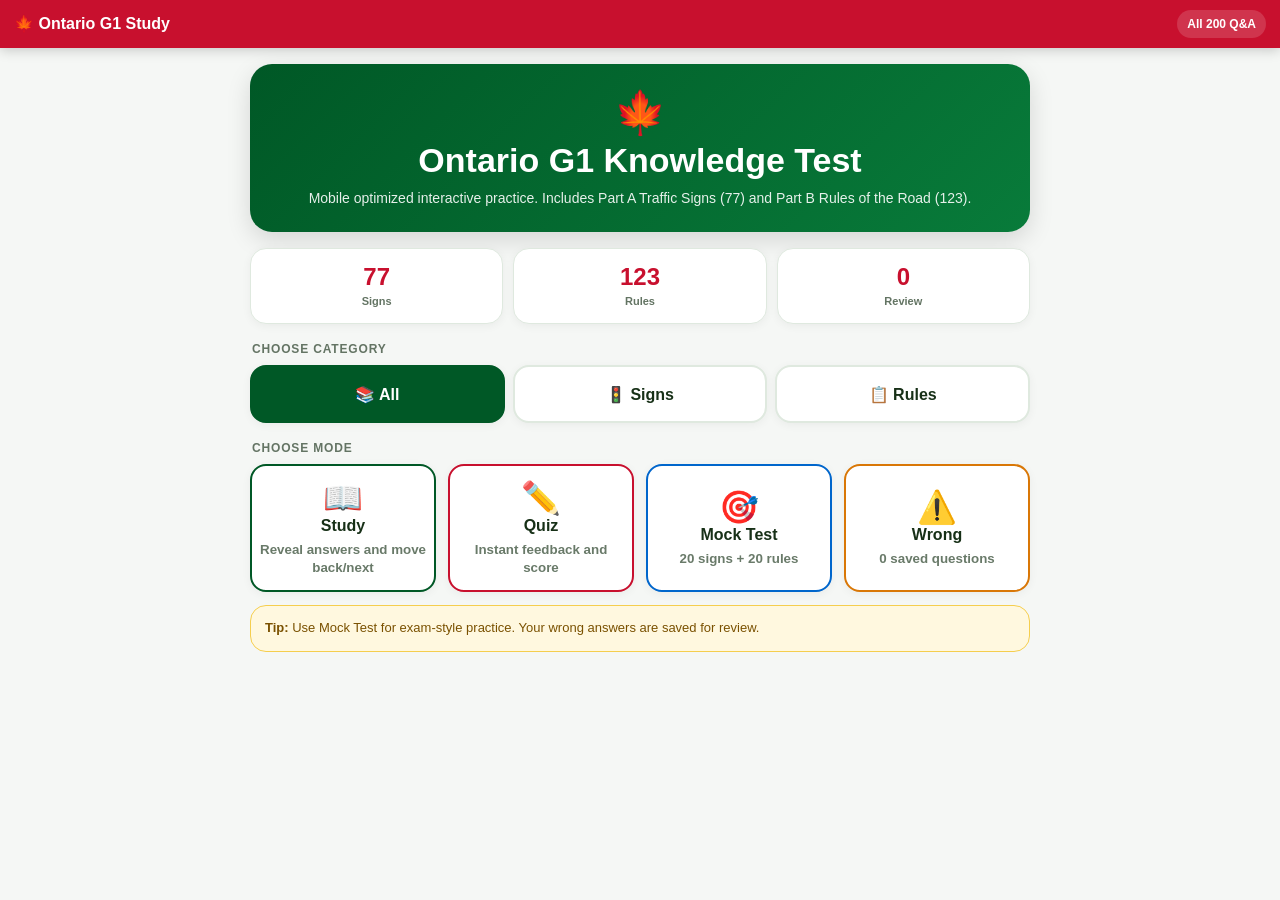
<file: ontario_g1_study_pdf_corrected_signs.html>
<!DOCTYPE html>
<html lang="en">
<head>
<meta charset="UTF-8" />
<meta name="viewport" content="width=device-width,initial-scale=1,viewport-fit=cover" />
<meta name="theme-color" content="#c8102e" />
<meta name="apple-mobile-web-app-capable" content="yes" />
<title>Ontario G1 Study App — PDF-Corrected Signs</title>
<style>
*{box-sizing:border-box;-webkit-tap-highlight-color:transparent}html,body{margin:0;min-height:100%;font-family:-apple-system,BlinkMacSystemFont,"Segoe UI",Roboto,Arial,sans-serif;background:#f5f7f5;color:#142414}button,input{font:inherit}.app{min-height:100dvh}.topbar{position:sticky;top:0;z-index:10;background:#c8102e;color:#fff;padding:calc(10px + env(safe-area-inset-top)) 14px 10px;box-shadow:0 2px 12px #0003}.topline{display:flex;align-items:center;gap:10px}.back{border:0;background:#ffffff22;color:#fff;border-radius:12px;min-width:42px;height:42px;font-size:24px;font-weight:800}.title{font-weight:800;line-height:1.1;flex:1}.scorepill{background:#ffffff26;border-radius:999px;padding:7px 10px;font-size:12px;font-weight:800;white-space:nowrap}.progress{height:5px;background:#ffffff33;margin:10px -14px -10px}.bar{height:5px;background:#ffd700;width:0;transition:.25s}.page{padding:16px 14px calc(90px + env(safe-area-inset-bottom));max-width:820px;margin:auto}.hero{background:linear-gradient(135deg,#005826,#087b3a);color:#fff;border-radius:22px;padding:24px 18px;text-align:center;box-shadow:0 8px 24px #0002}.hero h1{margin:4px 0 8px;font-size:clamp(22px,6vw,34px)}.hero p{margin:0;opacity:.9;font-size:14px;line-height:1.45}.stats{display:grid;grid-template-columns:repeat(3,1fr);gap:10px;margin:16px 0}.stat{background:#fff;border:1px solid #dfe9df;border-radius:16px;text-align:center;padding:14px 6px;box-shadow:0 2px 10px #0000000d}.stat b{display:block;color:#c8102e;font-size:24px}.stat span{font-size:11px;color:#637463;font-weight:700}.label{margin:18px 2px 9px;color:#647464;text-transform:uppercase;font-size:12px;font-weight:900;letter-spacing:.07em}.seg{display:grid;grid-template-columns:repeat(3,1fr);gap:8px}.seg button,.mode{border:2px solid #dfe9df;background:#fff;border-radius:16px;padding:13px 8px;min-height:58px;font-weight:800;color:#173017;box-shadow:0 2px 10px #0000000d}.seg button.active{background:#005826;color:#fff;border-color:#005826}.modes{display:grid;grid-template-columns:1fr 1fr;gap:12px}.mode{min-height:126px;text-align:center}.mode .ico{font-size:32px}.mode small{display:block;color:#697a69;font-weight:600;line-height:1.35;margin-top:6px}.mode.primary{border-color:#005826}.mode.red{border-color:#c8102e}.mode.blue{border-color:#0066cc}.mode.amber{border-color:#d97706}.tip{background:#fff8df;border:1px solid #f5ce4e;border-radius:16px;padding:13px 14px;font-size:13px;line-height:1.45;color:#7a5100}.qmeta{display:flex;gap:8px;align-items:center;justify-content:space-between;margin:12px 0;color:#5f705f;font-size:12px;font-weight:800}.pagejump{display:flex;flex-wrap:wrap;gap:6px;align-items:center;justify-content:center;background:#fff;border:1px solid #dfe9df;border-radius:16px;padding:10px;margin-bottom:12px;box-shadow:0 2px 10px #0000000d}.pagejump button{border:2px solid #dfe9df;background:#f8faf8;border-radius:11px;padding:8px 10px;font-weight:800;color:#173017;font-size:12px;min-height:36px}.pagejump button.go{background:#005826;border-color:#005826;color:#fff}.pagejump button:disabled{opacity:.4}.pagejump input{width:54px;text-align:center;border:2px solid #dfe9df;border-radius:11px;padding:8px 4px;font-weight:800;min-height:36px;color:#142414;background:#fff}.pagejump span{font-size:12px;font-weight:800;color:#5f705f;white-space:nowrap}.badge{background:#005826;color:#fff;border-radius:99px;padding:6px 10px;white-space:nowrap}.card{background:#fff;border:1px solid #dfe9df;border-radius:22px;box-shadow:0 5px 18px #00000012;overflow:hidden}.signbox{background:linear-gradient(135deg,#eef8ee,#e5f1e5);padding:18px;display:flex;flex-direction:column;align-items:center;gap:8px;border-bottom:1px solid #dfe9df}.sign{display:flex;align-items:center;justify-content:center;font-size:28px;font-weight:900}.dy,.do{width:76px;height:76px;border:3px solid #333;transform:rotate(45deg)}.dy{background:#ffd700}.do{background:#ff8c00}.dy span,.do span{transform:rotate(-45deg)}.cr,.cg{width:80px;height:80px;border-radius:50%;background:#fff;border:5px solid #d00}.cg{border-color:#063}.stop{width:82px;height:82px;background:#c8102e;color:#fff;font-size:15px;clip-path:polygon(30% 0,70% 0,100% 30%,100% 70%,70% 100%,30% 100%,0 70%,0 30%)}.yield{width:0;height:0;border-left:43px solid transparent;border-right:43px solid transparent;border-top:76px solid #c8102e;position:relative}.yield:after{content:"⬆";position:absolute;left:-15px;top:-64px;color:#fff;font-size:26px;transform:rotate(180deg)}.rg,.rb,.rw,.rb-bk,.rg-bk{width:88px;min-height:56px;border-radius:7px;padding:5px;text-align:center;font-size:12px}.rg,.rg-bk{background:#063;color:#fff}.rb{background:#06c;color:#fff}.rw,.rb-bk{background:#fff;color:#222;border:3px solid #222}.smv{width:0;height:0;border-left:42px solid transparent;border-right:42px solid transparent;border-top:72px solid #ff8c00}.shield{width:66px;height:78px;background:#06c;color:#fff;clip-path:polygon(0 0,100% 0,100% 70%,50% 100%,0 70%)}.car{width:90px;height:56px;background:#eee;border:2px solid #999;border-radius:8px}.hazard{width:18px;height:82px;background:repeating-linear-gradient(45deg,#ffd700 0,#ffd700 10px,#333 10px,#333 20px);border:2px solid #333}.photo{width:88px;height:60px;background:#ffeb3b;border:3px solid #f57f17;border-radius:8px;flex-direction:column}.signimg{max-width:min(76vw,260px);max-height:170px;object-fit:contain;display:block;border-radius:10px;background:#fff;box-shadow:0 2px 10px #00000018;border:1px solid #eef2ee}.signbox.pdf{padding:16px 12px}.desc{font-size:11px;color:#586858;text-align:center;max-width:300px;line-height:1.35}.qbody{padding:16px}.qnum{font-size:12px;color:#718171;font-weight:900;margin-bottom:7px}.qtext{font-size:clamp(17px,4.3vw,21px);font-weight:850;line-height:1.42;margin-bottom:14px}.opts{display:grid;gap:10px}.opt{display:flex;gap:11px;text-align:left;border:2px solid #dfe9df;background:#f8faf8;border-radius:15px;padding:14px;min-height:56px;line-height:1.35;color:#142414}.opt:disabled{opacity:1}.letter{width:25px;height:25px;border-radius:50%;display:inline-flex;align-items:center;justify-content:center;background:#e6eee6;color:#536453;font-weight:900;flex:0 0 25px}.opt.selected{border-color:#c8102e;background:#fff1f3}.opt.correct{border-color:#22c55e;background:#eefdf3}.opt.wrong{border-color:#ef4444;background:#fff1f1}.opt.correct .letter{background:#22c55e;color:white}.opt.wrong .letter{background:#ef4444;color:white}.feedback{margin:12px 0 0;border-radius:14px;padding:12px 14px;font-weight:800;line-height:1.35}.feedback.good{background:#dcfce7;color:#166534}.feedback.bad{background:#fee2e2;color:#991b1b}.answerbox{display:none;margin-top:13px;background:#eefdf3;border:2px solid #22c55e;border-radius:15px;padding:14px}.answerbox.show{display:block}.answerbox b{color:#12813d}.bottomnav{position:fixed;left:0;right:0;bottom:0;z-index:11;background:#ffffffef;backdrop-filter:blur(8px);border-top:1px solid #dfe9df;padding:10px 14px calc(10px + env(safe-area-inset-bottom));display:grid;grid-template-columns:1fr 1fr;gap:10px}.bottomnav button{border:0;border-radius:15px;min-height:54px;font-weight:900}.prev{background:#eef2ee;color:#233423}.next{background:#c8102e;color:#fff}.next.green{background:#005826}.bottomnav button:disabled{background:#d5ddd5;color:#8c9a8c}.results{text-align:center}.scorebig{font-size:64px;font-weight:950;color:#005826}.review{display:grid;gap:10px;text-align:left}.reviewitem{background:#fff;border:1px solid #fecaca;border-left:5px solid #ef4444;border-radius:14px;padding:12px;font-size:13px}.actions{display:grid;gap:10px;margin-top:16px}.actions button{border:0;border-radius:15px;min-height:54px;font-weight:900;background:#c8102e;color:#fff}.actions .outline{background:#fff;color:#c8102e;border:2px solid #c8102e}.toast{position:fixed;left:50%;bottom:86px;transform:translateX(-50%);background:#222;color:#fff;border-radius:999px;padding:10px 18px;font-size:13px;font-weight:800;opacity:0;pointer-events:none;transition:.25s;z-index:99}.toast.show{opacity:1}@media(min-width:700px){.modes{grid-template-columns:repeat(4,1fr)}.bottomnav{max-width:820px;left:50%;transform:translateX(-50%);border:1px solid #dfe9df;border-bottom:0;border-radius:20px 20px 0 0}.page{padding-inline:20px}.card{border-radius:26px}}@media(max-width:360px){.seg button{font-size:13px;padding:10px 4px}.mode{min-height:114px}.qbody{padding:13px}.opt{padding:12px;font-size:14px}.scorepill{display:none}}
</style>
</head>
<body><div id="app" class="app"></div><div id="toast" class="toast"></div>
<script>
const SIGN_IMAGES = ["[data-uri]","[data-uri]","[data-uri]","[data-uri]","[data-uri]","[data-uri]","[data-uri]","[data-uri]","[data-uri]","[data-uri]","[data-uri]","[data-uri]","[data-uri]","[data-uri]","[data-uri]","[data-uri]","[data-uri]","[data-uri]","[data-uri]","[data-uri]","[data-uri]","[data-uri]","[data-uri]","[data-uri]","[data-uri]","[data-uri]","[data-uri]","[data-uri]","[data-uri]","[data-uri]","[data-uri]","[data-uri]","[data-uri]","[data-uri]","[data-uri]","[data-uri]","[data-uri]","[data-uri]","[data-uri]","[data-uri]","[data-uri]","[data-uri]","[data-uri]","[data-uri]","[data-uri]","[data-uri]","[data-uri]","[data-uri]","[data-uri]","[data-uri]","[data-uri]","[data-uri]","[data-uri]","[data-uri]","[data-uri]","[data-uri]","[data-uri]","[data-uri]","[data-uri]","[data-uri]","[data-uri]","[data-uri]","[data-uri]","[data-uri]","[data-uri]","[data-uri]","[data-uri]","[data-uri]","[data-uri]","[data-uri]","[data-uri]","[data-uri]","[data-uri]","[data-uri]","[data-uri]","[data-uri]","[data-uri]"];
const PA = [
[1,'↩','cr','White circle, red border — crossed-out U-turn arrow','What does this sign mean?',['Road slippery when wet','No right turn permitted','No left turn permitted',"You must not make a 'U' turn"],4],
[2,'⟿','dy','Yellow diamond — winding/curving road ahead','What does this sign mean?',['Hidden intersection ahead','Winding road','Road slippery when wet','Narrow road ahead'],2],
[3,'🛑⬅➡','cr','Red circle with left and right arrows — facing traffic must stop','What does this sign mean?',['No entry into the intersection','This sign means no stopping','Vehicles approaching from angle shown, must stop','Need not stop for stop signs in direction of arrows'],2],
[4,'🚦','dy','Yellow diamond — traffic light symbol','What does this sign mean?',['Traffic signal ahead','Stop sign 150 metres (500 feet) ahead','Bump 120 metres (400 feet) ahead','Railway crossing ahead'],1],
[5,'🚗💨','dy','Yellow diamond — car sliding/skidding on wet road','What does this sign mean?',['Winding road ahead','Bumpy road ahead','Road ahead slippery when wet','No passing ahead'],3],
[6,'🚸','shield','Blue pentagon/shield — children walking','What does this sign mean?',['Playground zone sign','Children playing in residential area','School zone sign','Direction sign for children'],3],
[7,'⇒⇐','dy','Yellow diamond — two parallel lines narrowing (road narrows)','What does this sign mean?',['Divided highway ahead','You are approaching a one-way street','Hidden intersection ahead','Pavement narrows'],4],
[8,'✚','dy','Yellow diamond — plus/cross symbol (intersection)','What does this sign mean?',['Narrow road ahead','Hidden intersection ahead','Railway crossing ahead','Intersection ahead'],4],
[9,'⇌','dy','Yellow diamond — two arrows diverging (divided road ends)','What does this sign mean?',['Divided highway ahead','Divided road ends, keep to the right','Narrow bridge ahead','Road under construction'],2],
[10,'🚫🚗','cr','White circle, red border — two cars (no passing)','What does this sign mean?',['Right lane ends','Hidden intersection ahead','You are approaching a steep hill','Passing is not allowed'],4],
[11,'↱','dy','Yellow diamond — S-curve arrow (right then left)','What does this sign mean?',['Narrow road ahead','Road ahead turns left then right','Road ahead turns right then left','Intersection ahead'],3],
[12,'🛑','dy','Yellow diamond — stop sign symbol inside diamond','What does this sign mean?',['Stop sign ahead','Yield right-of-way','Dead end street ahead','Slow moving vehicle ahead'],1],
[13,'⭕','cg','Green circle outline (permissive)','A green circle means:',['Truck route','No trucks','Route for large trucks','Permissive sign'],4],
[14,'⊘','cr','Red circle — Do Not Enter (white horizontal bar)','What does this sign mean?',['Keep to right','Keep to left','Keep out (Do not enter)','Do not pass'],3],
[15,'👷','do','Orange diamond — construction worker with shovel','What does this sign mean?',["Construction sign—slow down obey flagman's direction",'A construction sign replacing flagman on duty','Regulatory sign—reduce speed','This sign warns of road work operation ahead'],4],
[16,'🚦📷','rw','White rectangle — traffic light with red light and camera below','What does this sign mean?',['Policemen at intersection','You will get a ticket if you do not obey traffic signal','Stop for red light at intersection','Red light camera at intersection'],4],
[17,'🦌','dy','Yellow diamond — jumping deer','What does this sign mean?',['Deer regularly cross, be alert for animals','Zoo ahead','No honking at animals','Deers are welcome'],1],
[18,'🚛','dy','Yellow diamond — truck entering road from right','What does this sign mean?',['Truck entrance on the right side ahead','No truck allows','Slow down for truck','Truck route'],1],
[19,'🚫↱','cr','White circle, red border — no right turn symbol + ON RED text','What does this sign mean?',['No right turn','Divided highway ends','Narrow bridge ahead','No right turn on red'],4],
[20,'↔','rb-bk','Black sign — two-way left turn arrows pointing in opposite directions','What does this sign mean?',['You may exit if you remain in right hand lane','You must not drive in right hand lane under any circumstances','End of highway, you must move into right hand lane','Two-way left turn lane'],4],
[21,'📋','rw','White rectangle — KEEP RIGHT EXCEPT TO PASS text sign','What does this sign mean?',['X-intersection for school vehicles','School crosswalk sign','Caution—school bus crossing','Regulatory sign'],4],
[22,'▽','yield','Red inverted triangle — Yield sign (point down)','What does this sign mean?',['School area ahead','Railway crossing ahead','You must give the right-of-way','You have the right-of-way'],3],
[23,'STOP','stop','Red octagon — STOP sign','What does this sign mean?',['Stop sign 150 meters (500 feet) ahead','Bump 120 meters (400 feet) ahead','Stop at all times','Stop only if other vehicles are approaching'],3],
[24,'🚫←','cr','White circle, red border — no left turn arrow crossed out','What does this sign mean?',['You must make a right turn only','You must not make a left turn','Hidden intersection ahead','You are approaching a traffic island'],2],
[25,'🚲','rg','Green rectangle — bicycle route symbol','What does this sign mean?',['No Bicycles allowed','Do not drive through','Bicycle route','No parking'],3],
[26,'🛷','rg','Green rectangle — snowmobile symbol','What does this sign mean?',['Snowmobiles may not use this road','Snowmobile parking only','Snowmobiles may use this road','Snowmobile repair shop ahead'],3],
[27,'🅿','rw','White rectangle — P parking sign with 30 min, 9AM-6PM Mon-Fri time limits','What does this sign mean?',['You may park in the designated area during the posted times','You may not park between the signs during the posted times','No parking','Weekend parking only'],1],
[28,'🚫🚲','cr','White circle, red border — crossed-out bicycle (no bicycles)','What does this sign mean?',['Bicycles are allowed on this road','No bicycles allowed on this road','No parking','No stopping'],2],
[29,'📋','rw','White rectangle with checkerboard pattern — DO NOT BLOCK INTERSECTION text','What does this sign mean?',['Care for pedestrian','Watch for traffic signal','Do not block intersection','Do not slow down'],3],
[30,'💎🚌','rb-bk','White sign — HOV lane: diamond, bus, bicycle symbols with times (7AM-9AM, 4PM-6PM Mon-Fri)','What does this sign mean?',['This lane is reserved for specific types of vehicles during certain times and days such as buses, taxis, bicycles and vehicles with more than three passengers','No buses allowed on the specified lane during times and days posted','No stopping during the times and days posted','Do not enter between the times and days posted'],1],
[31,'⇒⇐','dy','Yellow diamond — narrow bridge symbol (two lines close together)','What does this sign mean?',['Intersection ahead','Narrow bridge ahead','Paved surface ends ahead','The road ahead is split'],2],
[32,'↱','rb-bk','Black rectangle — curved arrow (keep right of traffic island)','What does this sign mean?',['Keep to the right of the traffic island','Road turns right then left','Winding road ahead','Pass other traffic on the right'],1],
[33,'🗺️','rg-bk','Green/black destination sign board — BARRIE / ORILLIA / MIDLAND with arrows','What does this sign mean?',['Destination board','School zone—watch for Children playing','Provincial park','Pedestrian control sign'],1],
[34,'▲','smv','Orange/yellow slow-moving vehicle triangle (reflective)','What does this sign mean?',['Stop sign ahead','Yield right-of-way','Dead end street ahead','Slow moving vehicle'],4],
[35,'🚫⬆','cr','White circle, red border — no straight-through upward arrow','What does this sign mean?',['Going straight is allowed','No right turn','No left turn','Do not drive straight through the intersection'],4],
[36,'🅿♿','rb-bk','White rectangle — No Parking, wheelchair symbol, BY PERMIT ONLY (handicap parking)','What does this sign mean?',['Parking is only for vehicles displaying a valid disabled person parking permit','No parking','No standing','Parking is not allowed for a disable person with a permit'],1],
[37,'🚫🚶','cr','White circle, red border — crossed-out walking person (no pedestrians)','What does this sign mean?',['No bicycles','No pedestrians allowed','No children allowed','Dogs only'],2],
[38,'📋','rb-bk','Sign — NO STANDING, wheelchair symbol, BY PERMIT ONLY','What does this sign mean?',['Only for picking up and dropping off passengers if you have a disabled persons permit','Standing area for disabled persons only','No parking','Parking is permitted'],1],
[39,'🚫','rw','White/red sign — NO STANDING with left and right arrows','What does this sign mean?',['School area','Bumpy road','Do not stand or stop in this area','No bicycles allowed on this road'],3],
[40,'🚲⬇','rb-bk','Black/white rectangle — diamond + bicycle + down arrow (bicycle-only lane)','What does this sign mean?',['This lane is for buses only','This lane is for trucks only','This lane is not for bicycles','This lane is for bicycles only'],4],
[41,'⬆↱','rb-bk','Black/white rectangle — two arrows up (keep right lane, climbing lane)','What does this sign mean?',['Keep to the right lane except when passing (for climbing lanes)','Keep right if you want to park','No U-turns','For right turns'],1],
[42,'⬆⬉','dy','Yellow diamond — upward arrow with branch/fork off to side','What does this sign mean?',['No left turns','Merging traffic ahead','Road branching off ahead','Hidden intersection'],3],
[43,'⬆H','dy','Yellow diamond with arrow + yellow rectangular HIDDEN sign below','What does this sign mean?',['No U-turns','No left turns','Right turn ahead','The side-road at the intersection ahead does not have a clear view of traffic'],4],
[44,'⊘','cr','Large red circle with no symbol inside (general prohibition)','A red circle means:',['Do not enter roadway','Do not enter unless local traffic','A traffic circle ahead','Prohibited sign'],4],
[45,'⬆⬆','dy','Yellow diamond — two arrows merging from both sides equally','What does this sign mean?',['Merge with traffic, two roads are equally responsible','Hidden intersection','No U-turns','No left turns'],1],
[46,'🏗','dy','Yellow diamond — rough road/grid pattern (paved surface ends)','What does this sign mean?',['Paved surface ends ahead','Watch for falling rocks','School zone sign','Do not block intersection'],1],
[47,'🚲','dy','Yellow diamond — bicycle crossing symbol (bike with arrow)','What does this sign mean?',['Bicycles are not allowed','Bicycle crossing ahead','No parking','No left turns'],2],
[48,'⛰🪨','dy','Yellow diamond — steep slope with falling rocks (hill warning)','What does this sign mean?',['Safety check ahead','Warns of a steep hill ahead','Pavement ends, 500 feet ahead','Bumpy road ahead'],2],
[49,'⇨','dy','Yellow diamond — right lane ending (arrow merging left)','What does this sign mean?',['Right lane ends','Hidden intersection ahead','You are approaching a steep hill','No parking'],1],
[50,'◆◆','dy','Yellow/black checkerboard diamond — danger/sharp turn','What does this sign mean?',['Winding road ahead','Keep to left','Danger, road ends','Danger, sharp turn'],4],
[51,'🚂','dy','Yellow diamond — railway crossing tracks symbol (crossbuck)','What does this sign mean?',['You are approaching a four-way intersection','You are approaching a railroad crossing','You are approaching a hospital zone','You are approaching a pedestrian crosswalk'],2],
[52,'50↑','rw','White rectangle — ↑50 (speed limit 50 km/h ahead)','What does this sign mean?',['Maximum speed of 50 km (30 miles) per hour from this sign to the next sign','Speed limit for rural school zones','End of 50 km (30 miles) per hour zone','Maximum speed of 50 km (30 miles) per hour ahead'],4],
[53,'🚗👇','car','Car diagram — driver with left arm pointing DOWNWARD','What does this hand signal mean?',['I am turning left','I am slowing or stopping','I am turning right','You may pass me'],2],
[54,'〰','dy','Yellow diamond — bumps/humps on road (uneven pavement)','What does this sign mean?',['Factory ahead, slow down','Bumpy or uneven pavement ahead','Construction zone','Bridge or viaduct'],2],
[55,'🚗👆','car','Car diagram — driver with left arm pointing UPWARD (bent at elbow)','What does this hand signal mean?',['I am turning right','I am turning left','I am slowing or stopping','You may pass me'],1],
[56,'📋','rg','Green/white sign — RIGHT LANE MUST EXIT','What does this sign mean?',['You may exit if you remain in right hand lane','You must not drive in right hand lane under any circumstances','End of highway, you must move into right hand lane','You must exit if you remain in right hand lane'],4],
[57,'⇕⇕','dy','Yellow diamond — two sets of arrows pointing up/down (share road)','What does this sign mean?',['Drive with caution','Share the road with oncoming traffic','Slippery when wet','No standing'],2],
[58,'🪨⬇','dy','Yellow diamond — rocks falling down steep slope','What does this sign mean?',['No trucks allowed','Warns of a steep hill ahead','Passing is not allowed','Watch for falling rocks'],4],
[59,'💧🌊','dy','Yellow diamond — water waves over road (flood zone)','What does this sign mean?',['Fire hall','Do not enter','There may be water flowing over the road','Constructions zone'],3],
[60,'🚌🚸','dy','Yellow diamond — school bus with children crossing below','What does this sign mean?',['A hidden school bus stop ahead, slow down, drive with extra caution, watch for children and school buses with flashing red lights','Hidden intersection','School zone','School with play ground'],1],
[61,'3.9m','rw','White rectangle — 3.9m measurement with truck clearance arrow','What does this sign mean?',['Bumpy road ahead','Sign shows the maximum truck clearance height','School zone ahead','Watch for falling rocks'],2],
[62,'🛷','dy','Yellow diamond — snowmobile crossing road symbol','What does this sign mean?',['Snowmobile repair shop ahead','Snowmobile parking','Snowmobiles cross this road','Snowmobiles not allowed'],3],
[63,'📋','rb-bk','White rectangle — NO PASSING HERE TO CROSSING text sign','What does this sign mean?',['Do not pass any vehicles within 30 metres of a pedestrian crossing','School zone','Uneven pavement ahead','Construction zone'],1],
[64,'🚸👮','rb','Blue rectangle — school crossing guard with children','What does this sign mean?',['Watch for disabled persons','Passing is not allowed','Wheel chair crossing','A school crossing ahead, follow the directions of the crossing guard or school safety patroller'],4],
[65,'🚌🛑','photo','School bus with arm extended and red lights flashing (STOP sign visible)','What does this situation mean?',['When a school bus arm swings out with red lights flashing, you must stop and you are prohibited from passing','Construction sign','School zone','Stop sign ahead'],1],
[66,'📋','rb','Blue/white — school zone MAXIMUM 40 km/h WHEN FLASHING sign','What does this sign mean?',['It is a warning sign','During school hours when the yellow lights are flashing, follow the speed limit shown','Watch for cross guard only','Watch for children only'],2],
[67,'💎2+🚌','rb-bk','White sign — HOV diamond, 2+ symbol, bus icon (highway HOV lane sign)','What does this sign mean?',['Highway with two express lanes','The two lanes ahead are closed','Two or more passengers must be in the vehicle to use this lane on the highway','Two lanes will merge into one'],3],
[68,'◤','hazard','Yellow and black diagonal-stripe hazard marker post (chevron)','What does this sign mean?',['Hazard, the downward line indicates the side on which you may safely pass','Hazard, the downward line indicates the side on which you may not safely pass','Shopping ahead','Rest area ahead'],1],
[69,'♿','rb','Blue rectangle — large wheelchair/disability symbol','What does this sign mean?',['Winding road ahead','By wheel-chair only or disabled person parking (handicap)','No parking','No standing'],2],
[70,'⇊⇊','dy','Yellow diamond — two arrows diverging outward (divided highway begins)','What does this sign mean?',['Two separate roads by median ahead, keep to the right','Divided highway ends','Narrow bridge ahead','Road under construction'],1],
[71,'↱','rb-bk','Black rectangle — right-curve lane arrow (right turn only)','What does this sign mean?',['Lane usage sign permitting all turns including left','No parking from arrows to corner','Advance warning of danger','Lane usage sign meaning right turn only'],4],
[72,'🚗👉','car','Car diagram — driver with left arm pointing STRAIGHT OUT horizontally','What does this hand signal mean?',['I am turning right','I am turning left','I am slowing or stopping','I am stopping'],2],
[73,'N','rb','Black N on white/green — Ontario new driver sign','What does this sign mean?',['Keep distance away','New born baby on broad','New driver','New car'],3],
[74,'H','rb','Blue square with white H — Hospital sign','What does this sign mean?',['Housing','Hospital','Horse racing','Hills'],2],
[75,'✈','rg','Green rectangle — airplane symbol (airport)','What does this sign mean?',['Air show ahead','Air plane landing','Route to Airport','None of the above'],3],
[76,'📋','rw','White circle sign — NO IDLING 3 MIN IDLE LIMIT (no idling symbol)','What does this sign mean?',['No smoking','Not more than 3 minutes idling','Idling is permitted','No stopping more than 3 minutes'],2],
[77,'🌉','dy','Yellow diamond — bridge lifting/swinging with waves below (drawbridge)','What does this sign mean?',['The bridge ahead lifts or swings to allow boats to pass','Airport','Hotel','Narrow road ahead'],1],
];
const PB = [
['In Ontario, there is a seat belt law',['Yes','No','Only when driving on an open highway','Only when driving within a municipality'],1],
['If someone is tailgating you, what should you do?',['Move into another lane when it is safe to do so','Slow down slightly to increase the space in front of your car','Pull over to let the tailgater pass','All of the above'],4],
['Failing to stop for a school bus that is unloading passengers will',['Result in a one year jail sentence','Cost you 6 demerit points and a fine of up to $1000','Get you a warning and a fine of $100','Result in retaking your road test'],2],
['When a car is stopped to allow a pedestrian to cross the street at a marked crosswalk, you should',['Pass the stopped car on the left','Sound horn for the driver of the stopped car to drive on','Pass the stopped car to the right','Not pass any car stopped to allow a pedestrian to cross'],4],
['When driving in heavy fog, you should use',['Parking lights','Low beam headlights','Parking lights and high beam headlights','High beam headlights'],2],
['Never change lanes in traffic without',['Giving proper signal and looking to make sure the move can be made safely','Decreasing speed and giving the correct signal','Looking into the rear view mirror only','Blowing your horn and looking to the rear'],1],
['What documents may a police officer require a motor vehicle owner to produce?',['If the motor vehicle is insured—a liability insurance card','The motor vehicle ownership','If he is operating a motor vehicle—a valid driver\'s licence','Any of the above'],4],
['Every accident must be reported to the police where there is personal injury or when the damage exceeds',['$100','$150','$1500','$1000'],4],
['When lights are required, drivers must use lower beam headlights when following another vehicle',['Within 30 m (100 ft.)','Within 60 m (200 ft.)','Within 120 m (400 ft.)','This only applies when approaching another vehicle'],2],
['While travelling on a highway, the driver of a motor vehicle is not permitted to carry, in a house or boat trailer',['Firearms','Flammable material','Persons (Passenger)','Pets'],3],
['When on streets designed for two-way traffic, you hear the siren of an emergency vehicle, what does the law require you to do?',['Speed up and get out of the way','Signal the driver to pass','Pull to the right as far as possible and stop','Continue at the same speed'],3],
['Which of the following has the right-of-way over all others at an intersection when the signal light is green?',['Pedestrians crossing against the light','Pedestrians crossing with the light','Vehicles turning right','Vehicles turning left'],2],
['To what penalties is a driver liable who is convicted of driving while disqualified?',['A fine of $500 or imprisonment for six months or both','Impoundment of the motor vehicle being operated for three months','An additional 6-month period of suspension of driving privilege','Any or all of the above'],4],
['When the traffic signal-light facing you is red and you intend to go straight through the intersection, what must you do?',['Stop, give pedestrians the right-of-way, then proceed with caution','Stop, proceed when the way is clear','Slow down, proceed when the way is clear','Stop, proceed only when the signal turns green and when the way is clear'],4],
['If you are involved in a reportable accident how soon must you make a report to your nearest provincial or municipal police officer?',['At once','Within 24 hours','Within 48 hours','Within 72 hours'],1],
['If a traffic signal changes while a pedestrian is still in the street, which of the following has the right-of-way?',['Motorists making turns','The pedestrian','Motorists coming from his right','Motorists coming from his left'],2],
['Unless otherwise posted, the maximum speed limit allowed in cities, town, villages and built-up area is',['30 km/h (20 m.p.h.)','50 km/h (30 m.p.h.)','40 km/h (25 m.p.h.)','60 km/h (35 m.p.h.)'],2],
['At an intersection where there is a flashing amber (yellow) traffic light, you must',['Stop if making a right turn','Continue at the same speed','Stop if making a left turn','Slow down and proceed with caution'],4],
['Under what circumstances may a driver\'s licence be cancelled?',['For failure to attend a re-examination','For possession of an altered driver\'s licence','For failure to satisfactorily complete a driver re-examination','Any or all of the above'],4],
['As a level one (G1) driver, you must be accompanied by a class G or higher licensed driver, who has the following driving experience more than',['Three years','Four years','Eight years','Six years'],2],
['As a level two (G2) driver your alcohol level must not be over',['0.08%','0.05%','0.02%','0.00%'],4],
['Overdriving your headlights at night is dangerous because',['You are driving too fast','Your headlights are too bright','You cannot stop within the distance that you can see','It is not good for the car battery'],3],
['If you want to pass a motorcycle, you should',['Honk your horn before you pass','Turn on your high-beam lights before you pass','Pass just as you would with another car','Use half of their lane to pass'],3],
['If you are a teenage driver aged 19 or under and in the first six months of receiving your G2 licence. How many passengers are you allowed to carry between midnight and 5:00 a.m.?',['3 passengers aged 19 or under','No passengers aged 19 or under','1 passenger aged 19 or under (no restrictions for passengers the age of 20 and over)','2 passengers aged 19 or under'],3],
['If you are a teenage driver with your G2 licence for 6 months and until you obtain your full G licence or turn 20, how many passengers are you allowed to carry between midnight and 5 a.m.?',['3 passengers aged 19 or under (no restrictions for passengers the age of 20 and over)','No passengers aged 19 or under','1 passenger aged 19 or under','2 passengers aged 19 or under'],1],
['A "No Parking" sign at a certain location means',['You may stop here if the driver remains in the vehicle','You may park your vehicle for less than five minutes','You may stop temporarily to load or unload passengers','You may not park your vehicle here'],4],
['In what position on the roadway must you be before making a left turn from a one-way traffic street?',['Close to the right-hand side of the roadway','Close to the centre line of the roadway','Close to the left side of the roadway','Does not matter'],3],
['When lights are required, drivers are required to use low beam headlights?',['Within 1 km (0.6 mile) of the approach of another vehicle','Within 150 m (500 ft.) of the approach of another vehicle','Within 300 m (1000 ft.) of the approach of another vehicle','This is a safety practice, not a law'],2],
['What insurance protection does the owner get who pays the uninsured motor vehicle fee?',['$10,000 insurance coverage','$20,000 insurance coverage','$35,000 insurance coverage','No insurance protection whatever'],4],
['When approaching a railway crossing at which an electrical or mechanical signal device is warning of the approach of a train you must',['Stop not less than 1.5 m (5 ft.) from the nearest rail','Increase speed and cross tracks as quickly as possible','Stop not less than 5 m (15 ft.) from the nearest rail','Slow down and proceed with caution'],3],
['Upon approaching a Yield-sign, what does the law require you to do?',['Slow down, stop if necessary, and yield right-of-way','Stop, then enter traffic slowly','Stop, then enter traffic quickly','Speed up and force your way into traffic'],1],
['When does the law require lights on vehicles to be turned on?',['Between sunset and sunrise','Between dusk and dawn and at any other time you cannot see clearly for a distance of 150 m (500 ft.)','Between half an hour before sunset to half an hour after sunrise and at any other time you cannot see clearly for a distance of 150 m (500 ft.)','No specified time'],3],
['A person whose driver\'s licence is under suspension, may',['Operate a motor vehicle in a case of extreme emergency','Operate a motor vehicle to and from work','Operate a motor vehicle when accompanied by a licensed driver','Not operate a motor vehicle under any conditions'],4],
['If the signal light changes from green to amber as you approach an intersection, what should you do?',['Stop. If a stop cannot be made safely proceed with caution','Speed up to clear the intersection as quickly as possible','Continue through the intersection without slowing or stopping','Sound horn to warn pedestrians and other drivers that you do not intend to stop'],1],
['When a streetcar is stopped to take on or discharge passengers, where there is no safety zone, what does the law require you to do before passing the streetcar?',['Stop behind the rear of the streetcar and then proceed','Sound horn and pass with caution','Pass on the left side when the clear is clear','Stop 2 m (6 ft.) behind the rearmost door where passengers are getting on or off, and proceed only when it is safe to do so'],4],
['On a roadway where traffic is moving in both directions, in what position must you be before making a left turn?',['Close to the right-hand side of the roadway','Close to the left side of the roadway','Immediately to the right of the centre line of the roadway','Does not matter'],3],
['Upon approaching a stop sign, a driver must',['Slow down, sound horn and then proceed','Slow down, and if the way is clear, proceed','Stop, sound horn, then proceed','Stop, and when it is safe to do so, proceed'],4],
['You should under all condition drive at a speed which will allow you to',['Stop within 90 metres (300 feet)','Stop within 60 metres (200 feet)','Stop within a safe distance','Stop within 150 metres (500 feet)'],3],
['The Ministry of Transportation and Communications may suspend a licence after a 9 Demerit Point interview',['If a driver fails to give satisfactory reasons why their licence should not be suspended','If a driver does not have at least 5 years driving experience','If the licence is not needed for business reasons','The Ministry is not permitted to suspend a licence before the 15-point level is reached'],1],
['A "School Bus", with red signal lights flashing, is stopped on a highway that has no median strip. What does the law require you to do when meeting or overtaking the bus?',['Does not matter provided you sound horn','Stop until the bus proceeds or the signal lights are no longer flashing','Wait for approaching vehicles to pass','Reduce speed and pass with care'],2],
['Which of the following penalties can the court impose on a person convicted of driving 50 km/h (30 m.p.h.) or more over the speed limit?',['Suspension of licence for 6 months','Suspension of licence for 30 days','Impoundment of motor vehicle for 6 months','Imprisonment of person for 6 months'],2],
['Before moving your car from a parked position, you should',['Check other traffic, signal and pull from the curb quickly','Honk your horn and pull from the curb slowly','Check other traffic, signal and pull from the curb when it is safe to do so','Signal and pull from the curb'],3],
['Should your right wheels drop off the roadway, what is the best way to get back on the roadway?',['Steer hard to the left','Apply brakes and steer hard to the left','Take foot off gas pedal, turn back when vehicle has slowed','Apply brakes to reduce speed'],3],
['When 15 or more Demerit Points have accumulated on a record, the driver\'s licence is suspended',['Automatically, and for 30 days from receipt of licence','At the discretion of the Ministry','Only if the licence is NOT used for business purposes','For 3 months'],1],
['When the driver of another vehicle is about to overtake and pass your vehicle you must',['Move to the right and allow such vehicle to pass','Speed up so that passing is not necessary','Signal the other driver not to pass','Move to the left to prevent passing'],1],
['When descending a steep hill a good safe-driving practice is to',['Gear down and allow the engine to assist in braking','Turn off the ignition','Place the gear shift in neutral','Disengage the clutch and coast'],1],
['A driver may be required to attend an interview and re-examination of his driving ability',['When 9 demerit points have been accumulated','When 3 demerit points have been accumulated','When 6 demerit points have been accumulated','When 15 demerit points have been accumulated'],1],
['When may you lend your driver\'s licence?',['Never','To another person who is learning to drive','For identification purposes only','In emergencies'],1],
['When a red signal light with a green arrow is shown at an intersection it means',['Stop and wait for the green light before making a turn in the direction of the arrow','Proceed with caution in the direction of the arrow, yielding right-of-way to pedestrians and other traffic','Stop and then proceed','The green arrow is a signal for pedestrians only'],2],
['Are drivers responsible for their passengers buckling up?',['Only if passengers are over sixteen years of age','Only if passengers are from five years of age up to sixteen','Only if the passengers are in the front seat','Only if passengers are over eighteen years of age'],2],
['When it is safe to do so, passing other vehicles on the right side',['Is permitted on any street or highway','Is permitted providing it is possible to do so by driving on the shoulder of the road','Is not permitted under any circumstances','Is permitted when the street or highway has two or more lanes for traffic in the direction you are travelling'],4],
['When a right turn against a red signal light is permitted, what does the law require you to do before entering the intersection and making the turn?',['Slow down, proceed with caution','Stop, then edge into traffic','Stop, signal, make the turn so as not to interfere with other traffic, including pedestrians','Slow down, signal and turn'],3],
['A flashing green light at an intersection, where turns to the left and right are permitted, means',['You may turn to the left if the way is clear','You may turn to the right if the way is clear','You may proceed straight through if the way is clear','You may do any of the above'],4],
['Under which of the following conditions is it dangerous and unlawful to make a "U" turn?',['Upon a curve or on a hill where there is a clear view of less than 150 m (500 ft.) in either direction','On a railway crossing or within 30 m (100 ft.) of a railway crossing','Within 150 m (500 ft.) of a bridge, viaduct or tunnel if driver\'s view is obstructed','Under all of the above conditions'],4],
['If you are involved in an accident in which someone is injured you must',['Report the accident at once to the nearest provincial or municipal police officer','Report the accident within 48 hours to the nearest provincial or municipal police officer','Report the accident to your insurance company only','Report the accident to the Ministry of Transportation and Communications only'],1],
['How soon after a licensed driver changes his/her name or address is he/she required to notify the Ministry of Transportation and Communications?',['Within 6 days','Within 15 days','Within 30 days','At any time prior to renewal of licence'],1],
['A flashing red signal light at an intersection means',['Slow down and drive with increased caution','Slow down and if necessary yield right-of-way to cars approaching from the left or right','Signal light is out of order, proceed with caution','Stop. Proceed only when it is safe to do so'],4],
['When entering a freeway you should',['Stop on acceleration lane, wait for an opening, then enter the freeway rapidly','Accelerate quickly to freeway speed and merge with freeway traffic','Slow down, and then enter freeway at a sharp angle','Drive slowly and be prepared to stop for freeway traffic'],2],
['A flashing blue light mounted on a motor vehicle indicates',['A motor vehicle carrying explosives','Snow removal equipment','An ambulance','A police emergency vehicle'],2],
['When a truck becomes disabled on the highway, where the speed limit is in excess of 60 km/h flares or reflectors must be placed approximately what distance ahead of and to the rear of the disabled vehicle?',['15 m (50 ft.)','30 m (100 ft.)','60 m (200 ft.)','90 m (300 ft.)'],2],
['When selling a motor vehicle to another person, you, the seller, should',['Notify the Ministry of the change of ownership within six days of date of sale','Go with the buyer to a vehicle licence issuing office to carry out the change of ownership','If selling the vehicle without a Safety Standards Certificate, you must return the vehicle licence plates and motor vehicle permit to a vehicle licence issuing office and obtain an Unfit Vehicle Permit in the buyer\'s name','All of the above'],4],
['At 15 Demerit points, your licence is suspended, after 30 days, the number of points on the driver\'s record is',['Reduce to 7 points','Reduce to 0 points','Reduce to 5 points','None of the above'],1],
['When approaching an intersection where a traffic signal light is red and a policeman motions you to go through, you should',['Wait for the light to turn green','Obey the policeman\'s signal and go through at once','Call the policeman\'s attention to the red light','Stop to make sure he wants you to go through'],2],
['Except when passing, what distance must be maintained between commercial vehicles travelling in the same direction on the highway outside a city, town or village?',['30 m (100 ft.)','60 m (200 ft.)','120 m (400 ft.)','150 m (500 ft.)'],2],
['At what level of alcohol in the blood can you be convicted of being an impaired driver?',['0.03%','0.05%','0.08%','1.0%'],3],
['If you are convicted of drinking and driving, you will lose your driver\'s licence on the first offence for',['1 month','3 months','6 months','1 year'],4],
['Unless otherwise posted, the maximum speed limit on the highway outside of a city, town, village or built-up area is',['100 kilometres (60 miles) an hour','80 kilometres (50 miles) an hour','60 kilometres (40 miles) an hour','50 kilometres (30 miles) an hour'],2],
['If you are driving and suddenly one of your tires blows out, you should',['Concentrate on steering','Take your foot off the gas pedal to slow down','Bring the vehicle to a stop off the road','All of the above'],4],
['When a streetcar is stopped to pick up or discharge passengers and there is a safety island, what does the law require you to do?',['Pass with caution','Stop at least 2 metres behind the safety island','Sound horn and pass with caution','Pass on the left side of the streetcar'],1],
['When getting out of your car on a busy street you should open your door',['After making the proper signals','When you turn on your four-way flashers','When you are sure that it can be done safely','It does not matter'],3],
['When exiting an expressway you should',['Give yourself plenty of time to move over to the lane closest to the exit','Slow down smoothly to the posted speed limit or to the prevailing speed on the exit ramp','Signal and maintain your speed until you are off the ramp','All of the above'],4],
['If two drivers enter an intersection from opposite directions at the same time, one going straight while the other is turning left, which vehicle has the right-of-way?',['The one turning left','The one going straight','Both have the right-of-way','Both cars should stop first and then proceed'],2],
['You should reduce your speed below the posted speed limits for which of the following reasons',['Bad weather conditions','When approaching and crossing an intersection','In rush hour with stop and go traffic conditions','All of the above'],4],
['When approaching a sign that reads "merging traffic" you must',['Stop your vehicle before proceeding','Let the cars behind you go first','Honk your horn first before proceeding','Adjust your speed and position to avoid a collision with other vehicles'],4],
['Drivers who have vision restrictions noted on their driver\'s licence must always wear glasses or contact lenses when',['Watching movies','Driving','Reading','Sleeping'],2],
['If you are involved in an accident that was due to your use of a cellular phone while driving',['Your insurance will increase','You will be charged with careless driving and lose 6 demerit points','Your licence will be suspended for one year','You will have to take your road test again'],2],
['Why is it necessary to look over your shoulder when changing lanes?',['It is a good exercise for your neck','There will always be a blind spot in your mirrors, no matter how you adjust them','To see who is driving','All of the above'],2],
['If your brakes fail',['Pump the brake pedal','Apply the parking brake gently but firmly','Keep your hand on the release button (of the parking brake)','All of the above'],4],
['The police have the right to stop any driver they suspect is impaired. If you refuse to take a breathalyzer test, your licence will be suspended immediately for',['30 days','1 year','60 days','90 days'],4],
['If you are driving and your cellular phone rings, what should you do?',['Pick up the phone quickly and talk briefly while driving','Let your voice mail service take the call and check your messages when you are parked','Answer the phone if there are no police around','Turn-it-off, it is illegal to talk on the cellular while driving'],2],
['Snow tires are good for',['Summer driving','All season driving','Winter driving','Spring and fall only'],3],
['Level one drivers (G1) must keep their blood alcohol level at zero percent and be accompanied by a class G driver with a blood alcohol level of less than',['0.00%','0.05%','0.08%','0.03%'],2],
['You must report an accident to the police under what condition?',['There is less than $600 damage','The damage is over $1000','If someone has been hurt or killed','2 and 3 are correct'],4],
['As a level one or level two driver you will have your licence suspended if you collect 9 or more demerit points during a two year period. 60 days after suspension your record will be reduced to',['6 points','4 points','Zero','2 points'],2],
['Under the Highway Traffic Act, if you are convicted of driving while your licence is suspended, assuming it is your first offence, you will',['Receive a fine of $500','Be fined between $1000 to $5000','Be sentenced to six months in jail','All of the above'],2],
['At night when you meet another vehicle with blinding bright lights, the safest thing to do is',['Open and shut your eyes rapidly','Look at the headlights of the approaching vehicle','Turn your lights on high beam','Look slightly to the right hand side'],4],
['When two cars reach an uncontrolled intersection at approximately the same time the right-of-way should be given to',['The one approaching from the left','The one approaching from the right','Neither one','The one moving faster'],2],
['In what lane of traffic should you drive when you intend to make a right-hand turn?',['Close to the left side of the roadway','Close to the right-hand side of the roadway','Close to the centre line of the roadway','Does not matter'],2],
['When you are deciding whether or not to make a U turn, your first consideration should be to check',['Traffic regulations','Presence of trees, fire hydrants, or poles near the curb','Turning radius of your car','Height of curb'],1],
['What is the only effective way to remove alcohol from your body?',['Drinking strong coffee','Allow your body time to get rid of the alcohol','Taking a cold shower','Drinking more wine'],2],
['If you miss an expressway exit, what should you do?',['Stop on the shoulder and check your map','If there are no cars, you may back up','Go straight and exit at the next exit','Make a U-turn'],3],
['If you are involved in an accident and another person is injured you should',['Keep talking to the injured person','Move the injured person away from the vehicle immediately','Do not move the injured person unnecessarily, keep the injured person warm and administer first aid if possible','Don\'t talk to the injured person'],3],
['Before leaving your car parked on a downgrade, you should',['Leave your front wheels parallel to the curb','Turn your front wheels to the left and set your parking brake','Set your parking brake only','Turn your front wheels to the right and set your parking brake'],4],
['It is more dangerous to drive at the maximum speed limit at night than during day-time because',['Some drivers unlawfully drive with parking lights only','You cannot see as far ahead at night','The roadway are more apt to be slippery at night','Your reaction time is slower at night'],2],
['The broken centre line on a roadway means you may',['Never pass','Pass if the way is clear','Pass at any time','Pass only during daylight hours'],2],
['How close to a fire hydrant may you legally park?',['3 metres (10 ft.)','4.5 metres (15 ft.)','1.5 metres (5 ft.)','6 metres (20 ft.)'],1],
['Except when you intend to overtake and pass another vehicle or when you intend to make a left turn, you should',['Drive in the centre of the roadway','Always keep well to the right','Drive on the shoulder of the highway','Always keep well to the left'],2],
['Parking lights may be used',['At any time','For Parking only','When driving in heavy fog','When driving on well lighted street'],2],
['A solid centre line on the roadway is on your side of a broken centre line. What does the solid centre line mean?',['It is unsafe to overtake and pass','Pass only when no traffic is in sight','It is safe to overtake and pass','Pass at any time'],1],
['The best way to stop quickly on a wet or icy roadway is to',['Pump the brake until you come to a stop','Keep foot off brake and let compression stop you','Slam on brake and try to prevent vehicle from skidding','Apply brakes the same way you always do'],1],
['If you lose control of your vehicle and it goes off the road, you should',['Grip the steering wheel firmly','Take your foot off the gas pedal to slow down and avoid heavy braking','When the vehicle is under control steer back to the road','All of the above'],4],
['Under the Criminal Code, if you are caught driving while your licence is suspended, your vehicle will be impounded for?',['1 year','6 months','45 days','30 days'],3],
['When taking any medication, you should',['Have someone follow you home','Drive even slower','Consult your doctor about the effects before driving','Drink lots of water'],3],
['What should you do if your vehicle becomes disabled on the highway?',['Park with all your four wheels off the travelled highway, if possible','Stop where you are','Stop in the right lane','Stop in the left lane'],1],
['A defensive driver will',['Drive faster in the rain','Play music loudly','Consider what other drivers might do and is always prepared','Talk on the cell phone while driving'],3],
['Which of the following hand-and-arm signals is correct for slowing or stopping?',['Arm out and up','Arm straight out the window','Arm out and down','Circle motion'],3],
['You are required to keep a safe distance behind the vehicle in front of you at 50 kilometres (30 miles) an hour. You should keep at least',['Seven car lengths behind the other vehicle','Three car lengths behind the other vehicle','One car length behind the other vehicle','Five car lengths behind the other vehicle'],2],
['When driving a motor vehicle on the highway at night, you should use low beam headlights (dim lights) when',['Approaching an intersection','Meeting or following another vehicle','Another driver dims his lights','Blinded by the headlights of an approaching vehicle'],2],
['What must a driver do before entering a highway from a private road or driveway?',['Sound horn and proceed with caution','Enter or cross the highway as quickly as possible','Give hand signal then take right-of-way','Yield right-of-way to all vehicles approaching on the highway'],4],
['Demerit points lost will remain on your driver\'s record for a period of _____ from the date of offence.',['One year','Two years','Three years','Five years'],2],
['As a level one or level two driver, if you collect nine or more points during a two-year period, your licence will be suspended for',['60 days','30 days','1 year','15 days'],1],
['Highway 407 is',['The longest highway in Ontario','Is a new highway','Is an express toll route (pay toll highway)','An expressway to the USA'],3],
['To get your vehicle out of a skid, you should first',['Steer in the opposite direction of the skid','Steer straight ahead','Apply brake hard','Steer in the direction of the skid'],4],
['Most automobile skids are the result of',['Under-inflated tires','Over-inflated tires','Snow or ice on the road','Driving too fast'],4],
['Roadways are most slippery',['During a heavy downpour','After it has been raining for awhile','The first rain after a dry spell','In construction zones'],3],
['If you become very tired while driving you should',['Stop and rest','Drink coffee','Drive faster to your destination','Open your windows to allow fresh air in the car'],1],
['Hydroplaning occurs during heavy rain when a vehicle\'s tires ride up above the water on the roadway. To help prevent hydroplaning you should',['Ensure that your tires on your vehicle have good tread depth','Ensure that the tires on the vehicle are inflated to the proper tire pressure','Reduce vehicle speed when driving in the rain','All of the above'],4],
['The two-second rule is used to determine',['How fast they can react to obstacles','How fast they are travelling','How much gas you will save','If they are following at a safe distance'],4],
['When approaching a construction area, drivers should',['Honk the horn a few times to let the workers know you are approaching','Watch for children','Slow down and yield the right-of-way','Speed up to get out of the area quicker'],3],
['When are broken white lines (dashes) used on streets and highways?',['On a two way street','When it is a no stopping zone','When passing is permitted','On a one way street or highway that has more than one lane of traffic moving in the same direction'],4],
['If you are approaching an intersection and the traffic lights are not working, you should',['Yield to the traffic to your right','Stop until no cars are passing and then go','Treat it as a four way stop sign','Slow down and proceed with caution'],3],
['When approaching an intersection and you notice the roadway beyond the intersection is blocked with traffic, you should',['Keep as close as possible to the car ahead','Proceed slowly into the intersection until the traffic ahead moves on','Stop before entering the intersection and wait until traffic ahead moves on','Sound horn to warn cars ahead to move on'],3],
['Level one and level two drivers must have a blood alcohol level of zero when driving. New drivers caught drinking and driving will be charged under the Criminal Code and will get how many days suspension?',['30 days','60 days','90 days','1 year'],1],
];
const letters=['A','B','C','D'];
const store={get(k,d){try{return JSON.parse(localStorage.getItem(k))??d}catch(e){return d}},set(k,v){try{localStorage.setItem(k,JSON.stringify(v))}catch(e){}}};
let state={screen:'home',cat:'all',mode:'quiz',questions:[],idx:0,answers:[],revealed:{},score:0};
function toast(m){const t=document.getElementById('toast');t.textContent=m;t.classList.add('show');setTimeout(()=>t.classList.remove('show'),2200)}
function qAnswer(item){return item.part==='A'?item.q[6]-1:item.q[2]-1}function qQuestion(item){return item.part==='A'?item.q[4]:item.q[0]}function qOptions(item){return item.part==='A'?item.q[5]:item.q[1]}function qId(item){return item.part+':'+item.idx}function allWrong(){return store.get('g1_wrong',[])}
function shuffle(a){a=[...a];for(let i=a.length-1;i>0;i--){const j=Math.floor(Math.random()*(i+1));[a[i],a[j]]=[a[j],a[i]]}return a}
function baseList(cat){let l=[];if(cat==='all'||cat==='A')PA.forEach((q,i)=>l.push({part:'A',idx:i,q}));if(cat==='all'||cat==='B')PB.forEach((q,i)=>l.push({part:'B',idx:i,q}));return l}
function buildList(mode){if(mode==='mock'){return shuffle([...shuffle(PA.map((q,i)=>({part:'A',idx:i,q}))).slice(0,20),...shuffle(PB.map((q,i)=>({part:'B',idx:i,q}))).slice(0,20)])}let l=baseList(state.cat);if(mode==='wrong'){const wr=allWrong();l=l.filter(x=>wr.some(w=>w.part===x.part&&w.idx===x.idx));if(!l.length){toast('No wrong answers yet');return null}}return mode==='study'?l:shuffle(l)}
function render(){state.screen==='home'?home():state.screen==='results'?results():quiz()}
function home(){const wr=allWrong().length;document.getElementById('app').innerHTML=`<div class="topbar"><div class="topline"><div class="title">🍁 Ontario G1 Study</div><div class="scorepill">All ${PA.length+PB.length} Q&A</div></div></div><main class="page"><section class="hero"><div style="font-size:42px">🍁</div><h1>Ontario G1 Knowledge Test</h1><p>Mobile optimized interactive practice. Includes Part A Traffic Signs (${PA.length}) and Part B Rules of the Road (${PB.length}).</p></section><div class="stats"><div class="stat"><b>${PA.length}</b><span>Signs</span></div><div class="stat"><b>${PB.length}</b><span>Rules</span></div><div class="stat"><b>${wr}</b><span>Review</span></div></div><div class="label">Choose category</div><div class="seg"><button class="${state.cat==='all'?'active':''}" onclick="setCat('all')">📚 All</button><button class="${state.cat==='A'?'active':''}" onclick="setCat('A')">🚦 Signs</button><button class="${state.cat==='B'?'active':''}" onclick="setCat('B')">📋 Rules</button></div><div class="label">Choose mode</div><div class="modes"><button class="mode primary" onclick="start('study')"><div class="ico">📖</div>Study<small>Reveal answers and move back/next</small></button><button class="mode red" onclick="start('quiz')"><div class="ico">✏️</div>Quiz<small>Instant feedback and score</small></button><button class="mode blue" onclick="start('mock')"><div class="ico">🎯</div>Mock Test<small>20 signs + 20 rules</small></button><button class="mode amber" onclick="start('wrong')"><div class="ico">⚠️</div>Wrong<small>${wr} saved questions</small></button></div><p class="tip"><b>Tip:</b> Use Mock Test for exam-style practice. Your wrong answers are saved for review.</p></main>`}
function setCat(c){state.cat=c;render()}function start(m){const qs=buildList(m);if(!qs)return;state={...state,screen:'quiz',mode:m,questions:qs,idx:0,answers:Array(qs.length).fill(null),revealed:{},score:0};render();scrollTo(0,0)}
function signHtml(item){if(item.part!=='A')return'';const desc=item.q[3];const img=SIGN_IMAGES[item.idx];return`<div class="signbox pdf"><img class="signimg" src="${img}" alt="Traffic sign for question ${item.idx+1}"><div class="desc">${desc}</div></div>`}
function quiz(){const item=state.questions[state.idx],total=state.questions.length,ans=qAnswer(item),chosen=state.answers[state.idx],rev=!!state.revealed[state.idx],opts=qOptions(item),isAnswered=chosen!==null&&chosen!==undefined,pct=Math.round(((state.idx+1)/total)*100);const pageJumpHtml=state.mode==='study'?`<div class="pagejump"><button onclick="jumpBy(-10)" ${state.idx<10?'disabled':''}>« 10</button><button onclick="gotoQuestion(1)" ${state.idx===0?'disabled':''}>First</button><input type="number" inputmode="numeric" id="pageInput" value="${state.idx+1}" min="1" max="${total}" onkeydown="if(event.key==='Enter'){gotoQuestion(this.value);this.blur()}"><span>of ${total}</span><button class="go" onclick="gotoQuestion(document.getElementById('pageInput').value)">Go</button><button onclick="gotoQuestion(${total})" ${state.idx===total-1?'disabled':''}>Last</button><button onclick="jumpBy(10)" ${state.idx>total-11?'disabled':''}>10 »</button></div>`:'';let optHtml=opts.map((o,i)=>{let cls='opt';if(isAnswered||rev){if(i===ans)cls+=' correct';else if(i===chosen)cls+=' wrong'}return`<button class="${cls}" onclick="choose(${i})" ${(isAnswered||rev)?'disabled':''}><span class="letter">${letters[i]}</span><span>${o}</span></button>`}).join('');let fb='';if(isAnswered&&state.mode!=='study')fb=chosen===ans?`<div class="feedback good">✅ Correct!</div>`:`<div class="feedback bad">❌ Wrong. Correct answer: ${letters[ans]}. ${opts[ans]}</div>`;let reveal=state.mode==='study'?`<div class="answerbox ${rev?'show':''}"><b>Answer ${letters[ans]}:</b> ${opts[ans]}</div>${!rev?'<button class="opt" style="justify-content:center;margin-top:12px;background:#005826;color:white;border-color:#005826;font-weight:900" onclick="showAnswer()">Show Answer</button>':''}`:'';document.getElementById('app').innerHTML=`<div class="topbar"><div class="topline"><button class="back" onclick="goHome()">‹</button><div class="title">${state.mode==='mock'?'Mock Test':state.mode==='study'?'Study Mode':state.mode==='wrong'?'Review Wrong':'Quiz Mode'}</div><div class="scorepill">${state.idx+1}/${total}</div></div><div class="progress"><div class="bar" style="width:${pct}%"></div></div></div><main class="page"><div class="qmeta"><span>Question ${state.idx+1} of ${total}</span><span class="badge">Part ${item.part}: ${item.part==='A'?'Signs':'Rules'}</span></div>${pageJumpHtml}<section class="card">${signHtml(item)}<div class="qbody"><div class="qnum">${item.part==='A'?'A'+item.q[0]:'B'+(item.idx+1)}</div><div class="qtext">${qQuestion(item)}</div><div class="opts">${optHtml}</div>${reveal}</div></section>${fb}</main><div class="bottomnav"><button class="prev" onclick="prevQ()" ${state.idx===0?'disabled':''}>← Previous</button><button class="next ${state.mode==='study'?'green':''}" onclick="nextQ()" ${(!canMoveNext())?'disabled':''}>${state.idx===total-1?'Finish':'Next →'}</button></div>`}
function canMoveNext(){if(state.mode==='study')return true;return state.answers[state.idx]!==null&&state.answers[state.idx]!==undefined}
function choose(i){if(state.mode==='study')return; if(state.answers[state.idx]!==null&&state.answers[state.idx]!==undefined)return;state.answers[state.idx]=i;render()}function showAnswer(){state.revealed[state.idx]=true;render()}function prevQ(){if(state.idx>0){state.idx--;render();scrollTo(0,0)}}function nextQ(){if(!canMoveNext())return;if(state.idx<state.questions.length-1){state.idx++;render();scrollTo(0,0);return}finish()}
function gotoQuestion(n){n=parseInt(n,10);if(isNaN(n))return;const total=state.questions.length;n=Math.max(1,Math.min(total,n));state.idx=n-1;render();scrollTo(0,0)}
function jumpBy(delta){gotoQuestion(state.idx+1+delta)}
function finish(){if(state.mode==='study'){goHome();return}let correct=0,wrong=[];state.questions.forEach((it,i)=>{const ok=state.answers[i]===qAnswer(it);if(ok)correct++;else wrong.push({part:it.part,idx:it.idx})});state.score=correct;let saved=allWrong();wrong.forEach(w=>{if(!saved.some(x=>x.part===w.part&&x.idx===w.idx))saved.push(w)});state.questions.forEach((it,i)=>{if(state.answers[i]===qAnswer(it)){const k=saved.findIndex(x=>x.part===it.part&&x.idx===it.idx);if(k>=0)saved.splice(k,1)}});store.set('g1_wrong',saved);state.screen='results';render();scrollTo(0,0)}
function results(){const total=state.questions.length,pct=Math.round(state.score/total*100),wrong=state.questions.map((it,i)=>({it,i,chosen:state.answers[i],ans:qAnswer(it)})).filter(x=>x.chosen!==x.ans);const items=wrong.slice(0,25).map(x=>{const opts=qOptions(x.it);return`<div class="reviewitem"><b>${qQuestion(x.it)}</b><br><span style="color:#991b1b">Your: ${x.chosen==null?'Not answered':letters[x.chosen]+' — '+opts[x.chosen]}</span><br><span style="color:#166534">Correct: ${letters[x.ans]} — ${opts[x.ans]}</span></div>`}).join('');document.getElementById('app').innerHTML=`<div class="topbar"><div class="topline"><button class="back" onclick="goHome()">‹</button><div class="title">Your Results</div></div></div><main class="page results"><div class="hero"><div class="scorebig">${state.score}</div><h1>${pct}%</h1><p>out of ${total} questions</p><p>${pct>=80?'🎉 Great job. Keep practicing.':'📚 Keep studying. Aim for 80% or higher.'}</p></div><div class="stats"><div class="stat"><b style="color:#22c55e">${state.score}</b><span>Correct</span></div><div class="stat"><b>${total-state.score}</b><span>Wrong</span></div><div class="stat"><b>${pct}%</b><span>Score</span></div></div>${wrong.length?`<div class="label">Wrong answers (${Math.min(wrong.length,25)} shown)</div><div class="review">${items}</div>`:`<p class="tip">🎉 Perfect score!</p>`}<div class="actions"><button onclick="start(state.mode)">Try Again</button><button class="outline" onclick="start('wrong')">Review Wrong Answers</button><button style="background:#005826" onclick="goHome()">Back to Home</button></div></main>`}
function goHome(){state.screen='home';state.idx=0;render();scrollTo(0,0)}
console.log(`Loaded ${PA.length+PB.length} questions: ${PA.length} signs + ${PB.length} rules`);render();
</script></body></html>
</file>
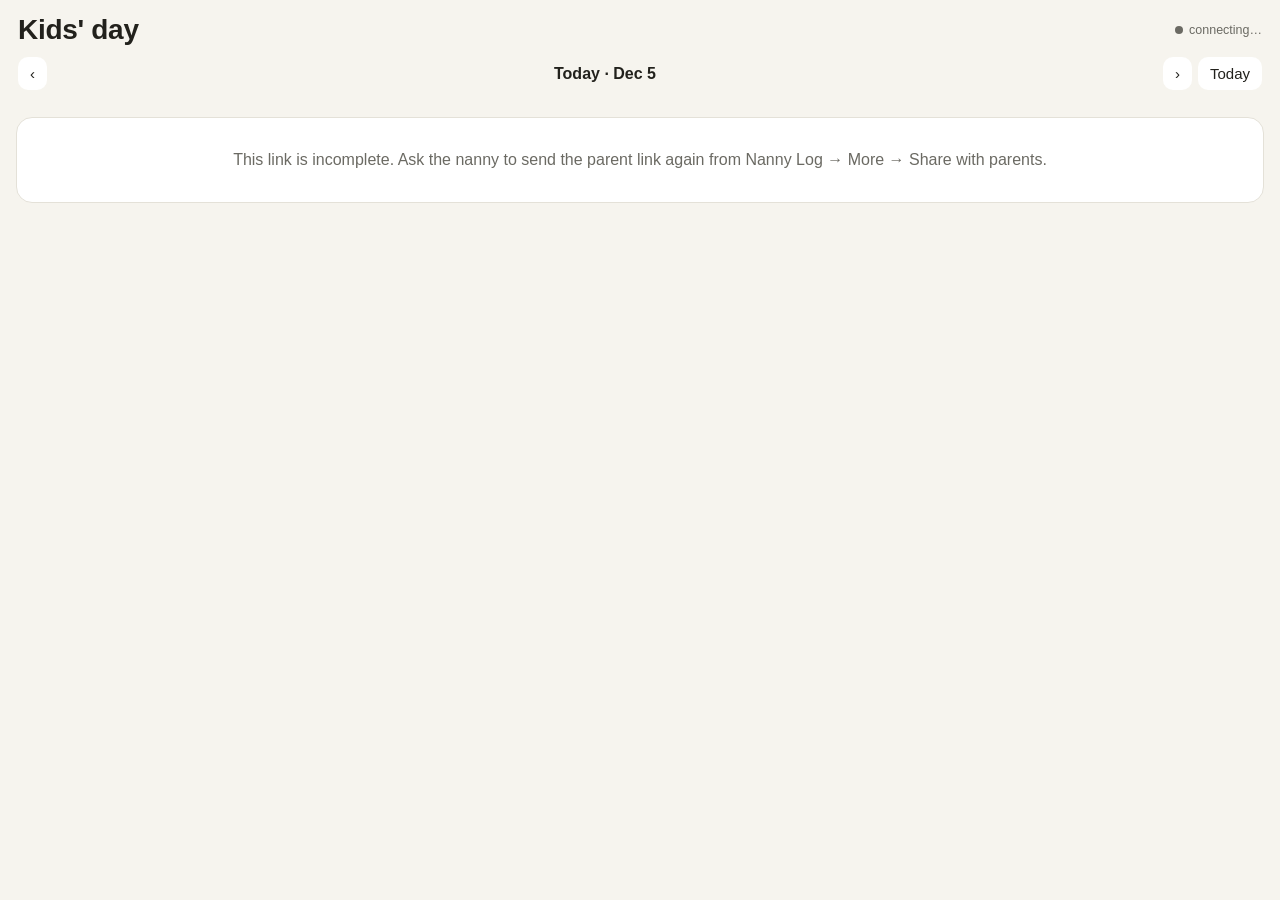
<file: nannylog/parent.html>
<!DOCTYPE html>
<html lang="en">
<head>
<meta charset="utf-8">
<meta name="viewport" content="width=device-width, initial-scale=1, viewport-fit=cover">
<meta name="apple-mobile-web-app-capable" content="yes">
<meta name="apple-mobile-web-app-title" content="Kids' Day">
<meta name="robots" content="noindex,nofollow">
<link rel="apple-touch-icon" href="icons/icon-180.png">
<link rel="stylesheet" href="styles.css">
<title>Kids' Day · Nanny Log</title>
<style>body{padding-bottom:40px}.kid{font-weight:700;font-size:18px;margin:14px 2px 2px}</style>
</head>
<body>
<header id="hdr">
  <div class="hrow"><h1 id="title">Today</h1><span class="sync" id="dot"><i></i><span id="dotTxt">connecting…</span></span></div>
  <div class="datebar" id="datebar">
    <button id="prev" aria-label="Previous day">‹</button><div class="d" id="dateLbl"></div><button id="next" aria-label="Next day">›</button><button id="todayB">Today</button>
  </div>
</header>
<main id="main"><div class="empty">Loading…</div></main>
<script>
'use strict';
const $=id=>document.getElementById(id);
const esc=s=>String(s??'').replace(/[&<>"]/g,c=>({'&':'&amp;','<':'&lt;','>':'&gt;','"':'&quot;'}[c]));
const today=(d=new Date())=>d.getFullYear()+'-'+String(d.getMonth()+1).padStart(2,'0')+'-'+String(d.getDate()).padStart(2,'0');
const fmtDate=(s,o={weekday:'long',month:'short',day:'numeric'})=>new Date(s+'T12:00').toLocaleDateString('en-CA',o);
const fmtTime=ts=>new Date(ts).toLocaleTimeString('en-CA',{hour:'numeric',minute:'2-digit'});
const hms=ms=>{const s=Math.max(0,Math.floor(ms/1000));return [Math.floor(s/3600),Math.floor(s/60)%60,s%60].map(x=>String(x).padStart(2,'0')).join(':')};
const IC={meal:'🍽️',snack:'🍎',bottle:'🍼',nap:'😴',diaper:'🧷',potty:'🚽',play:'🧩',outing:'🌳',school:'🎒',medicine:'💊',mood:'🙂',incident:'🩹',photo:'📷',note:'📝',routine:'✅',cooking:'🍳',tidying:'🧹',instruction:'📌'};
const LB={meal:'Meal',snack:'Snack',bottle:'Bottle',nap:'Nap',diaper:'Diaper',potty:'Potty',play:'Activity',outing:'Outing',school:'School',medicine:'Medicine',mood:'Mood',incident:'Incident',photo:'Photo',note:'Note',routine:'Routine',cooking:'Cooking',tidying:'Tidying',instruction:'Instruction done'};
const RL={morning:'Morning',afterschool:'After school',bedtime:'Bedtime'};
const h=new URLSearchParams(location.hash.slice(1));
let STATE=null, DAYS={}, date=today(), mode=h.get('s')?'snap':(h.get('db')&&h.get('f'))?'live':'none';
const base=mode==='live'?`${h.get('db').replace(/\/+$/,'')}/families/${h.get('f')}`:'';

function setDot(cls,txt){$('dot').className='sync '+cls;$('dotTxt').textContent=txt}
function napMin(s){const m=/(\d+)h (\d+)m|(\d+)m$/.exec(s||'');return m?(m[1]?+m[1]*60+ +m[2]:+m[3]):0}
function render(){
  $('dateLbl').textContent=date===today()?'Today · '+fmtDate(date,{month:'short',day:'numeric'}):fmtDate(date);
  $('title').textContent=STATE&&STATE.kids&&STATE.kids.length?STATE.kids.map(k=>k.name).join(' & ')+"'s day":"Kids' day";
  if(mode==='none'){$('main').innerHTML='<div class="card empty">This link is incomplete. Ask the nanny to send the parent link again from Nanny Log → More → Share with parents.</div>';return}
  if(!STATE){$('main').innerHTML='<div class="empty">Waiting for the first update from the nanny…</div>';return}
  const day=DAYS[date]; const kids=STATE.kids||[]; let o='';
  // live timers
  const tm=Object.values(STATE.timers||{});
  if(date===today()&&tm.length)o+=tm.map(t=>`<div class="timer run"><span style="font-size:24px">${t.kind==='nap'?'😴':'🍼'}</span><div class="grow"><div class="small">${t.kind==='nap'?'Sleeping now':'Feeding now'}${t.kid?' · '+esc((kids.find(k=>k.id===t.kid)||{}).name||''):''} · since ${fmtTime(t.start)}</div><div class="clk" data-start="${t.start}">${hms(Date.now()-t.start)}</div></div></div>`).join('');
  if(date===today())o+=`<p class="small" style="margin:6px 2px">${STATE.clockedIn?'🟢 '+esc(STATE.nanny||'Nanny')+' is working now':'⚪ '+esc(STATE.nanny||'Nanny')+' is not clocked in'} · updated ${fmtTime(STATE.updated)}</p>`;
  const list=day?day.entries||[]:[];
  const groups=kids.length?[...kids.map(k=>({k,items:list.filter(e=>(e.kids||[]).includes(k.id))})),{k:{name:'General'},items:list.filter(e=>!(e.kids||[]).length)}]:[{k:null,items:list}];
  if(!list.length)o+=`<div class="card empty">${day?'Nothing logged yet for this day.':(mode==='snap'?'This link only contains '+fmtDate(Object.keys(DAYS)[0]||date)+'.':'No log for this day.')}</div>`;
  for(const g of groups){if(!g.items.length)continue;
    const nap=g.items.filter(e=>e.type==='nap').reduce((a,e)=>a+napMin(e.s),0);
    o+=`${g.k?`<div class="kid">${esc(g.k.name)}</div>`:''}<div class="row" style="gap:8px;margin:6px 0"><div class="stat"><b>${g.items.filter(e=>['meal','snack','bottle'].includes(e.type)).length}</b><span class="sub">Food</span></div><div class="stat"><b>${nap>=60?Math.floor(nap/60)+'h '+nap%60+'m':nap+'m'}</b><span class="sub">Nap</span></div><div class="stat"><b>${g.items.filter(e=>['diaper','potty'].includes(e.type)).length}</b><span class="sub">Diaper/Potty</span></div></div>`;
    o+='<div class="tl">'+g.items.slice().reverse().map(e=>`<div class="item ${e.type==='incident'?'incident':''}"><div class="t">${fmtTime(e.ts)}${e.voice?' · <span class="tag">voice</span>':''}</div><div class="h">${IC[e.type]||'📝'} ${LB[e.type]||'Note'}</div>${e.s?`<div class="tx">${esc(e.s)}</div>`:''}${e.t?`<div class="tx">${esc(e.t)}</div>`:''}${e.en?`<div class="tr">🌐 ${esc(e.en)}</div>`:''}${e.photo?'<div class="small">📷 Photo saved on the nanny\'s phone</div>':''}</div>`).join('')+'</div>';
  }
  // routines
  if(day&&day.routines&&kids.length){const rc=day.routines;let r='';
    for(const k of kids){const R=k.routines||{};for(const key of Object.keys(RL)){const items=R[key]||[];if(!items.length)continue;const st=(rc[k.id]||{})[key]||[];const done=items.filter((_,i)=>st[i]).length;if(!done)continue;
      r+=`<div style="margin:6px 0"><b>${esc(k.name)}</b> · ${RL[key]} <span class="small">${done}/${items.length}</span><div class="bar"><i style="width:${Math.round(done/items.length*100)}%"></i></div></div>`}}
    if(r)o+=`<div class="card"><div class="sub" style="font-weight:600">Routines</div>${r}</div>`;}
  if(date===today()){
    const ins=STATE.instructions||[];
    o+=`<div class="card"><div class="sub" style="font-weight:600">📌 Your instructions for today</div>${ins.length?ins.map(i=>`<div class="check ${i.done?'done':''}"><span style="flex:1">${i.done?'✅':'⬜'} ${esc(i.text)}${i.en?`<span class="small"> (${esc(i.en)})</span>`:''}<br><span class="small">${esc(i.from)}${i.kid?' · '+esc((kids.find(k=>k.id===i.kid)||{}).name||''):''}${i.time?' · by '+fmtTime(new Date(today()+'T'+i.time).getTime()):''}${i.done?' · done '+fmtTime(i.done):''}</span></span></div>`).join(''):'<div class="small">No instructions yet.</div>'}
      ${mode==='live'?`<div id="sendBox"><label for="pi">Send a new instruction to the nanny</label><textarea id="pi" placeholder="e.g. Please give Maya her vitamins after lunch" style="min-height:70px"></textarea>
      <div class="row" style="margin-top:6px"><select id="piFrom" style="flex:1"><option>Mom</option><option>Dad</option></select>${kids.length>1?`<select id="piKid" style="flex:1"><option value="">All kids</option>${kids.map(k=>`<option value="${k.id}">${esc(k.name)}</option>`).join('')}</select>`:''}</div>
      <div class="row" style="margin-top:6px"><select id="piRep" style="flex:1"><option value="once">Today only</option><option value="daily">Every day</option><option value="weekdays">Weekdays</option></select><input type="time" id="piTime" style="flex:1" aria-label="By time"></div>
      <div style="height:8px"></div><button class="big" id="piSend">Send to nanny</button><div class="small" id="piMsg" style="margin-top:6px"></div></div>`:'<p class="small">To send instructions from here, ask the nanny for the live link.</p>'}</div>`;
    const sh=STATE.shopping||[];
    o+=`<div class="card"><div class="sub" style="font-weight:600">🛒 Running low</div>${sh.length?sh.map(s=>`<div class="check"><span>• ${esc(s.name)}</span></div>`).join(''):'<div class="small">Nothing needed.</div>'}</div>`;
    const ev=STATE.events||[];
    if(ev.length)o+=`<div class="card"><div class="sub" style="font-weight:600">🗓️ Coming up</div>${ev.slice(0,8).map(e=>`<div class="check"><span>${fmtDate(e.date,{weekday:'short',month:'short',day:'numeric'})}${e.time?' '+e.time:''} · ${esc(e.title)}${e.kid?' ('+esc((kids.find(k=>k.id===e.kid)||{}).name||'')+')':''}</span></div>`).join('')}</div>`;
    const al=kids.filter(k=>k.allergy);if(al.length)o+=`<div class="note">Allergies on file: ${al.map(k=>esc(k.name)+': '+esc(k.allergy)).join(' · ')}</div>`;
  }
  o+='<p class="hint" style="margin-top:18px">Read-only view from Nanny Log. Photos and audio stay on the nanny\'s phone.</p>';
  const keep=document.activeElement&&document.activeElement.id==='pi'?$('pi').value:null;
  if(keep!==null&&$('sendBox'))return; // don't wipe what the parent is typing
  $('main').innerHTML=o;
  if($('piSend'))$('piSend').onclick=sendInstr;
}
async function sendInstr(){
  const text=$('pi').value.trim();if(!text){$('piMsg').textContent='Write the instruction first.';return}
  const id='p'+Date.now().toString(36)+Math.random().toString(36).slice(2,6);
  const body={from:$('piFrom').value,text,kid:$('piKid')?$('piKid').value:'',date:today(),time:$('piTime').value,repeat:$('piRep').value,created:Date.now()};
  $('piSend').disabled=true;$('piMsg').textContent='Sending…';
  try{const r=await fetch(`${base}/inbox/${id}.json`,{method:'PUT',headers:{'Content-Type':'application/json'},body:JSON.stringify(body)});if(!r.ok)throw 0;
    $('pi').value='';$('piMsg').textContent='Sent ✓ It appears on the nanny\'s phone the next time her app checks (within about 30 seconds while it is open).';}
  catch(_){$('piMsg').textContent='Could not send. Check the internet connection.'}
  $('piSend').disabled=false;
}
setInterval(()=>document.querySelectorAll('.clk[data-start]').forEach(c=>c.textContent=hms(Date.now()- +c.dataset.start)),1000);

/* ---- live mode ---- */
async function getJSON(path){const r=await fetch(`${base}/${path}.json`);if(!r.ok)throw new Error(r.status);return r.json()}
async function loadDay(d){try{DAYS[d]=await getJSON('days/'+d);setDot('on','live')}catch(_){setDot('err','offline')}render()}
function stream(){
  if(!window.EventSource)return poll();
  let es;try{es=new EventSource(`${base}.json`)}catch(_){return poll()}
  const apply=(path,data)=>{
    const root={state:STATE,days:DAYS};
    if(path==='/'){STATE=data&&data.state||null;DAYS=data&&data.days||{};}
    else{const parts=path.split('/').filter(Boolean);let obj=root;for(let i=0;i<parts.length-1;i++){obj[parts[i]]=obj[parts[i]]||{};obj=obj[parts[i]]}obj[parts[parts.length-1]]=data;STATE=root.state;DAYS=root.days||{};}
    setDot('on','live');render();};
  es.addEventListener('put',ev=>{try{const m=JSON.parse(ev.data);apply(m.path,m.data)}catch(_){}});
  es.addEventListener('patch',ev=>{try{const m=JSON.parse(ev.data);for(const k in m.data)apply((m.path==='/'?'':m.path)+'/'+k,m.data[k])}catch(_){}});
  es.onerror=()=>{setDot('err','reconnecting…')};
  es.addEventListener('cancel',()=>{setDot('err','access denied');es.close()});
}
async function poll(){try{STATE=await getJSON('state');DAYS[date]=await getJSON('days/'+date);setDot('on','updated '+fmtTime(Date.now()))}catch(_){setDot('err','offline')}render();setTimeout(poll,30000)}

/* ---- snapshot mode ---- */
async function loadSnap(){
  try{const s=h.get('s'),enc=s[0];let b=s.slice(1).replace(/-/g,'+').replace(/_/g,'/');while(b.length%4)b+='=';
    let bytes=Uint8Array.from(atob(b),c=>c.charCodeAt(0));
    if(enc==='z'){const ds=new Blob([bytes]).stream().pipeThrough(new DecompressionStream('deflate-raw'));bytes=new Uint8Array(await new Response(ds).arrayBuffer())}
    const d=JSON.parse(new TextDecoder().decode(bytes));STATE=d.state;DAYS[d.day.date]=d.day;date=d.day.date;
    setDot('','snapshot · '+fmtTime(d.day.updated));}catch(_){$('main').innerHTML='<div class="card empty">This link could not be opened. Ask for a new one.</div>';setDot('err','error');return}
  $('datebar').style.display='none';render();
}
function go(n){const d=new Date(date+'T12:00');d.setDate(d.getDate()+n);date=today(d);render();if(mode==='live'&&!DAYS[date])loadDay(date)}
$('prev').onclick=()=>go(-1);$('next').onclick=()=>go(1);$('todayB').onclick=()=>{date=today();render()};
if(mode==='live')stream();else if(mode==='snap')loadSnap();else render();
</script>
</body>
</html>
</file>
<file: nannylog/styles.css>
:root{
  --bg:#F6F4EE;--card:#FFFFFF;--ink:#22211C;--sub:#6B6A63;--line:#E4E1D8;
  --accent:#C2502E;--accent-ink:#FFFFFF;--soft:#FBEDE7;--ok:#1D7A5A;--okbg:#E3F3EC;
  --warn:#9A5B07;--warnbg:#FCF1DC;--bad:#B3261E;--badbg:#FCE9E8;
  --r:16px;--safe-b:env(safe-area-inset-bottom);--safe-t:env(safe-area-inset-top);
}
@media (prefers-color-scheme:dark){:root{
  --bg:#16150F;--card:#22211B;--ink:#F1EFE8;--sub:#A9A79E;--line:#35342D;
  --accent:#E8774F;--accent-ink:#1A0E08;--soft:#3A231A;--ok:#5DCAA5;--okbg:#14332A;
  --warn:#F0B35A;--warnbg:#3A2A10;--bad:#F28B82;--badbg:#3D1715;}}
*{box-sizing:border-box;-webkit-tap-highlight-color:transparent}
html,body{margin:0;background:var(--bg);color:var(--ink);font:16px/1.45 -apple-system,BlinkMacSystemFont,"SF Pro Text","Segoe UI",Roboto,sans-serif}
body{padding-top:var(--safe-t);padding-bottom:calc(84px + var(--safe-b));min-height:100vh}
button,input,select,textarea{font:inherit;color:inherit}
header{position:sticky;top:0;z-index:5;background:var(--bg);padding:10px 18px 8px;border-bottom:1px solid transparent}
header.scrolled{border-bottom-color:var(--line)}
.hrow{display:flex;align-items:center;justify-content:space-between;gap:10px}
h1{font-size:28px;margin:0;font-weight:700;letter-spacing:-.3px}
.sub{color:var(--sub);font-size:14px}
.datebar{display:flex;align-items:center;gap:6px;margin-top:6px}
.datebar button{border:none;background:var(--card);border-radius:10px;padding:6px 12px;font-size:15px}
.datebar .d{flex:1;text-align:center;font-weight:600}
main{padding:8px 16px}
.card{background:var(--card);border-radius:var(--r);padding:14px;margin:10px 0;border:1px solid var(--line)}
.grid{display:grid;grid-template-columns:repeat(4,1fr);gap:8px}
.qa{border:none;background:var(--card);border:1px solid var(--line);border-radius:14px;padding:10px 2px 8px;display:flex;flex-direction:column;align-items:center;gap:3px;font-size:12.5px;min-height:72px}
.qa .ic{font-size:24px;line-height:1}
.qa:active{transform:scale(.96)}
.big{width:100%;border:none;border-radius:14px;padding:14px;font-weight:600;font-size:17px;background:var(--accent);color:var(--accent-ink);display:flex;gap:10px;align-items:center;justify-content:center}
.big.sec{background:var(--soft);color:var(--accent)}
.row{display:flex;gap:10px;align-items:center}
.chip{border:1px solid var(--line);background:var(--card);border-radius:999px;padding:6px 12px;font-size:14px}
.chip.on{background:var(--accent);color:var(--accent-ink);border-color:var(--accent)}
.tl{position:relative;margin-left:8px;padding-left:18px;border-left:2px solid var(--line)}
.item{position:relative;background:var(--card);border:1px solid var(--line);border-radius:14px;padding:10px 12px;margin:10px 0}
.item:before{content:"";position:absolute;left:-26px;top:16px;width:12px;height:12px;border-radius:50%;background:var(--accent);border:3px solid var(--bg)}
.item.incident:before{background:var(--bad)}
.item .t{font-size:13px;color:var(--sub)}
.item .h{font-weight:600;display:flex;gap:6px;align-items:center}
.item .tx{white-space:pre-wrap;margin-top:2px}
.item img{max-width:100%;border-radius:10px;margin-top:8px;display:block}
.item audio{width:100%;margin-top:8px}
.tag{font-size:11.5px;border-radius:6px;padding:1px 7px;background:var(--soft);color:var(--accent);font-weight:600}
.empty{text-align:center;color:var(--sub);padding:30px 10px}
nav{position:fixed;left:0;right:0;bottom:0;z-index:10;background:color-mix(in srgb,var(--bg) 92%,transparent);backdrop-filter:blur(14px);-webkit-backdrop-filter:blur(14px);border-top:1px solid var(--line);display:flex;padding:6px 6px calc(6px + var(--safe-b))}
nav button{flex:1;border:none;background:none;display:flex;flex-direction:column;align-items:center;font-size:11px;color:var(--sub);padding:4px 0}
nav button .ic{font-size:22px}
nav button.on{color:var(--accent);font-weight:600}
.sheet-bg{position:fixed;inset:0;background:rgba(0,0,0,.35);z-index:20;display:none}
.sheet{position:fixed;left:0;right:0;bottom:0;z-index:21;background:var(--bg);border-radius:22px 22px 0 0;padding:10px 16px calc(18px + var(--safe-b));max-height:92vh;overflow:auto;transform:translateY(105%);transition:transform .25s ease}
.sheet.open{transform:none}
.grab{width:40px;height:5px;border-radius:3px;background:var(--line);margin:4px auto 10px}
label{display:block;font-size:13px;color:var(--sub);margin:12px 0 4px;font-weight:600}
input[type=text],input[type=number],input[type=time],input[type=date],input[type=tel],select,textarea{width:100%;border:1px solid var(--line);background:var(--card);border-radius:12px;padding:11px 12px;font-size:16px}
textarea{min-height:110px;resize:vertical}
.mic{width:76px;height:76px;border-radius:50%;border:none;background:var(--accent);color:var(--accent-ink);font-size:30px;display:flex;align-items:center;justify-content:center;margin:6px auto}
.mic.rec{background:var(--bad);animation:pulse 1.2s infinite}
@keyframes pulse{0%{box-shadow:0 0 0 0 rgba(179,38,30,.45)}70%{box-shadow:0 0 0 18px rgba(179,38,30,0)}100%{box-shadow:0 0 0 0 rgba(179,38,30,0)}}
@media (prefers-reduced-motion:reduce){.mic.rec{animation:none}.sheet{transition:none}}
.hint{font-size:13px;color:var(--sub);text-align:center}
.note{font-size:13px;border-radius:12px;padding:10px 12px;background:var(--warnbg);color:var(--warn)}
.okn{background:var(--okbg);color:var(--ok)}
.stat{flex:1;background:var(--card);border:1px solid var(--line);border-radius:14px;padding:10px;text-align:center}
.stat b{display:block;font-size:22px}
.list .li{display:flex;justify-content:space-between;align-items:center;padding:10px 0;border-bottom:1px solid var(--line)}
.list .li:last-child{border-bottom:none}
.link{border:none;background:none;color:var(--accent);font-weight:600;padding:6px 0}
.danger{color:var(--bad)}
.toast{position:fixed;left:50%;bottom:calc(96px + var(--safe-b));transform:translateX(-50%);background:var(--ink);color:var(--bg);padding:10px 16px;border-radius:12px;font-size:14px;z-index:40;opacity:0;transition:opacity .2s;pointer-events:none}
.toast.show{opacity:1}
.view{display:none}.view.on{display:block}
.emerg a{display:flex;justify-content:space-between;text-decoration:none;color:inherit;padding:12px 0;border-bottom:1px solid var(--line)}
.emerg a b{color:var(--accent)}
pre.rep{white-space:pre-wrap;font:14px/1.5 -apple-system,sans-serif;background:var(--card);border:1px solid var(--line);border-radius:12px;padding:12px;margin:0}
.sr{position:absolute;width:1px;height:1px;overflow:hidden;clip:rect(0 0 0 0)}
/* ---- v2 additions ---- */
nav button{font-size:10.5px}
.timer{display:flex;align-items:center;gap:10px;background:var(--card);border:1px solid var(--line);border-radius:14px;padding:10px 12px;margin:8px 0}
.timer .clk{font:600 22px/1 ui-monospace,SFMono-Regular,Menlo,monospace;letter-spacing:.5px}
.timer.run{border-color:var(--accent);background:var(--soft)}
.timer .grow{flex:1;min-width:0}
.sbtn{border:none;border-radius:10px;padding:8px 12px;font-weight:600;background:var(--accent);color:var(--accent-ink)}
.sbtn.sec{background:var(--soft);color:var(--accent)}
.sbtn.stop{background:var(--bad);color:#fff}
.due{border-radius:12px;padding:10px 12px;margin:8px 0;font-size:14px;background:var(--okbg);color:var(--ok);display:flex;justify-content:space-between;gap:8px;align-items:center}
.due.soon{background:var(--warnbg);color:var(--warn)}
.due.over{background:var(--badbg);color:var(--bad)}
.check{display:flex;align-items:center;gap:10px;padding:9px 0;border-bottom:1px solid var(--line)}
.check:last-child{border-bottom:none}
.check input{width:22px;height:22px;accent-color:var(--accent)}
.check.done span{text-decoration:line-through;color:var(--sub)}
.bar{height:6px;border-radius:3px;background:var(--line);overflow:hidden;margin:6px 0 2px}
.bar i{display:block;height:100%;background:var(--ok)}
.seg{display:flex;background:var(--card);border:1px solid var(--line);border-radius:12px;padding:3px;gap:3px;margin:8px 0}
.seg button{flex:1;border:none;background:none;border-radius:9px;padding:8px 4px;font-size:14px;color:var(--sub)}
.seg button.on{background:var(--accent);color:var(--accent-ink);font-weight:600}
.sig{width:100%;height:170px;border:1px dashed var(--sub);border-radius:12px;background:#fff;touch-action:none;display:block}
.pill{font-size:12px;border-radius:999px;padding:2px 9px;font-weight:600}
.pill.ok{background:var(--okbg);color:var(--ok)}.pill.bad{background:var(--badbg);color:var(--bad)}
.tr{margin-top:6px;padding:8px 10px;border-radius:10px;background:var(--okbg);color:var(--ok);font-size:14px;white-space:pre-wrap}
.ev{display:flex;gap:12px;padding:10px 0;border-bottom:1px solid var(--line)}
.ev:last-child{border-bottom:none}
.ev .dt{min-width:58px;text-align:center;background:var(--soft);color:var(--accent);border-radius:10px;padding:4px 2px;font-size:12px;font-weight:600;line-height:1.25}
.ev .dt b{display:block;font-size:18px}
.qchips{display:flex;flex-wrap:wrap;gap:6px;margin:8px 0}
.small{font-size:13px;color:var(--sub)}
.sync{display:inline-flex;align-items:center;gap:6px;font-size:12.5px;color:var(--sub)}
.sync i{width:8px;height:8px;border-radius:50%;background:var(--sub);display:inline-block}
.sync.on i{background:var(--ok)}.sync.err i{background:var(--bad)}
</file>
